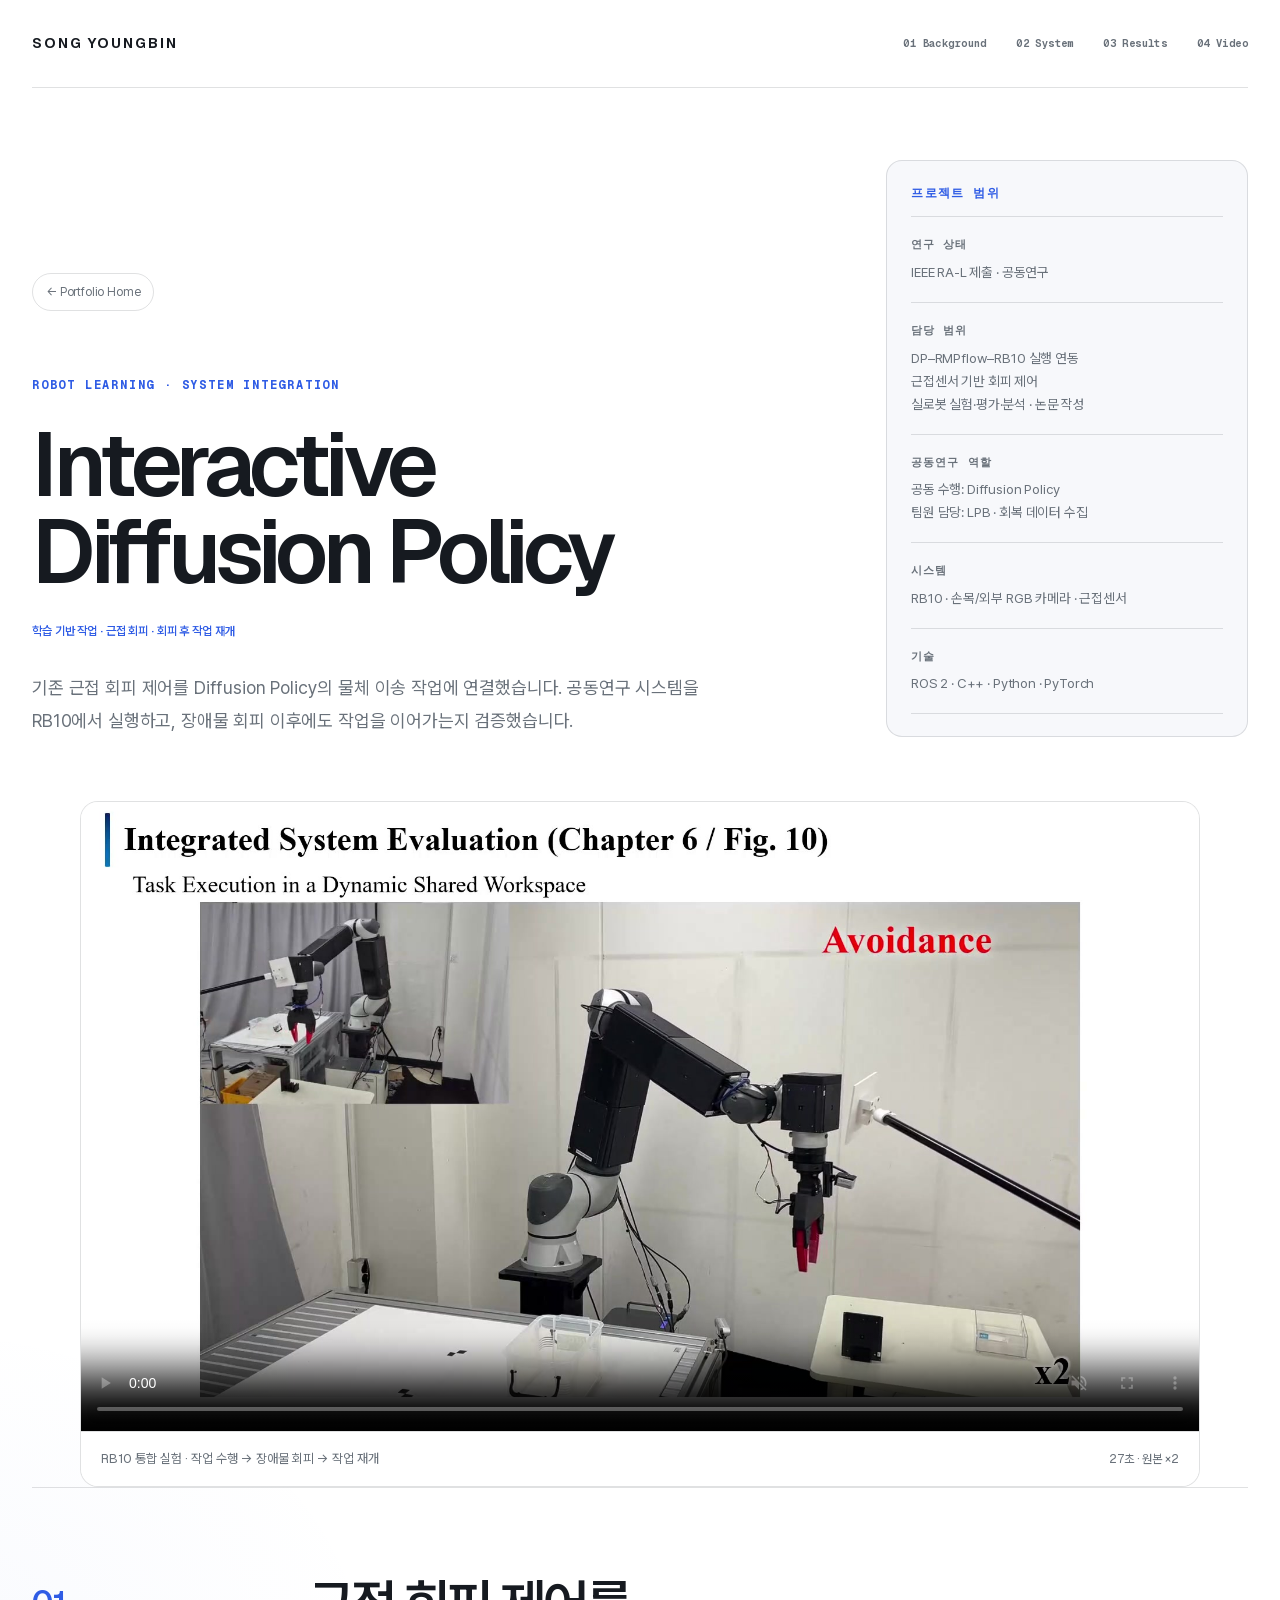
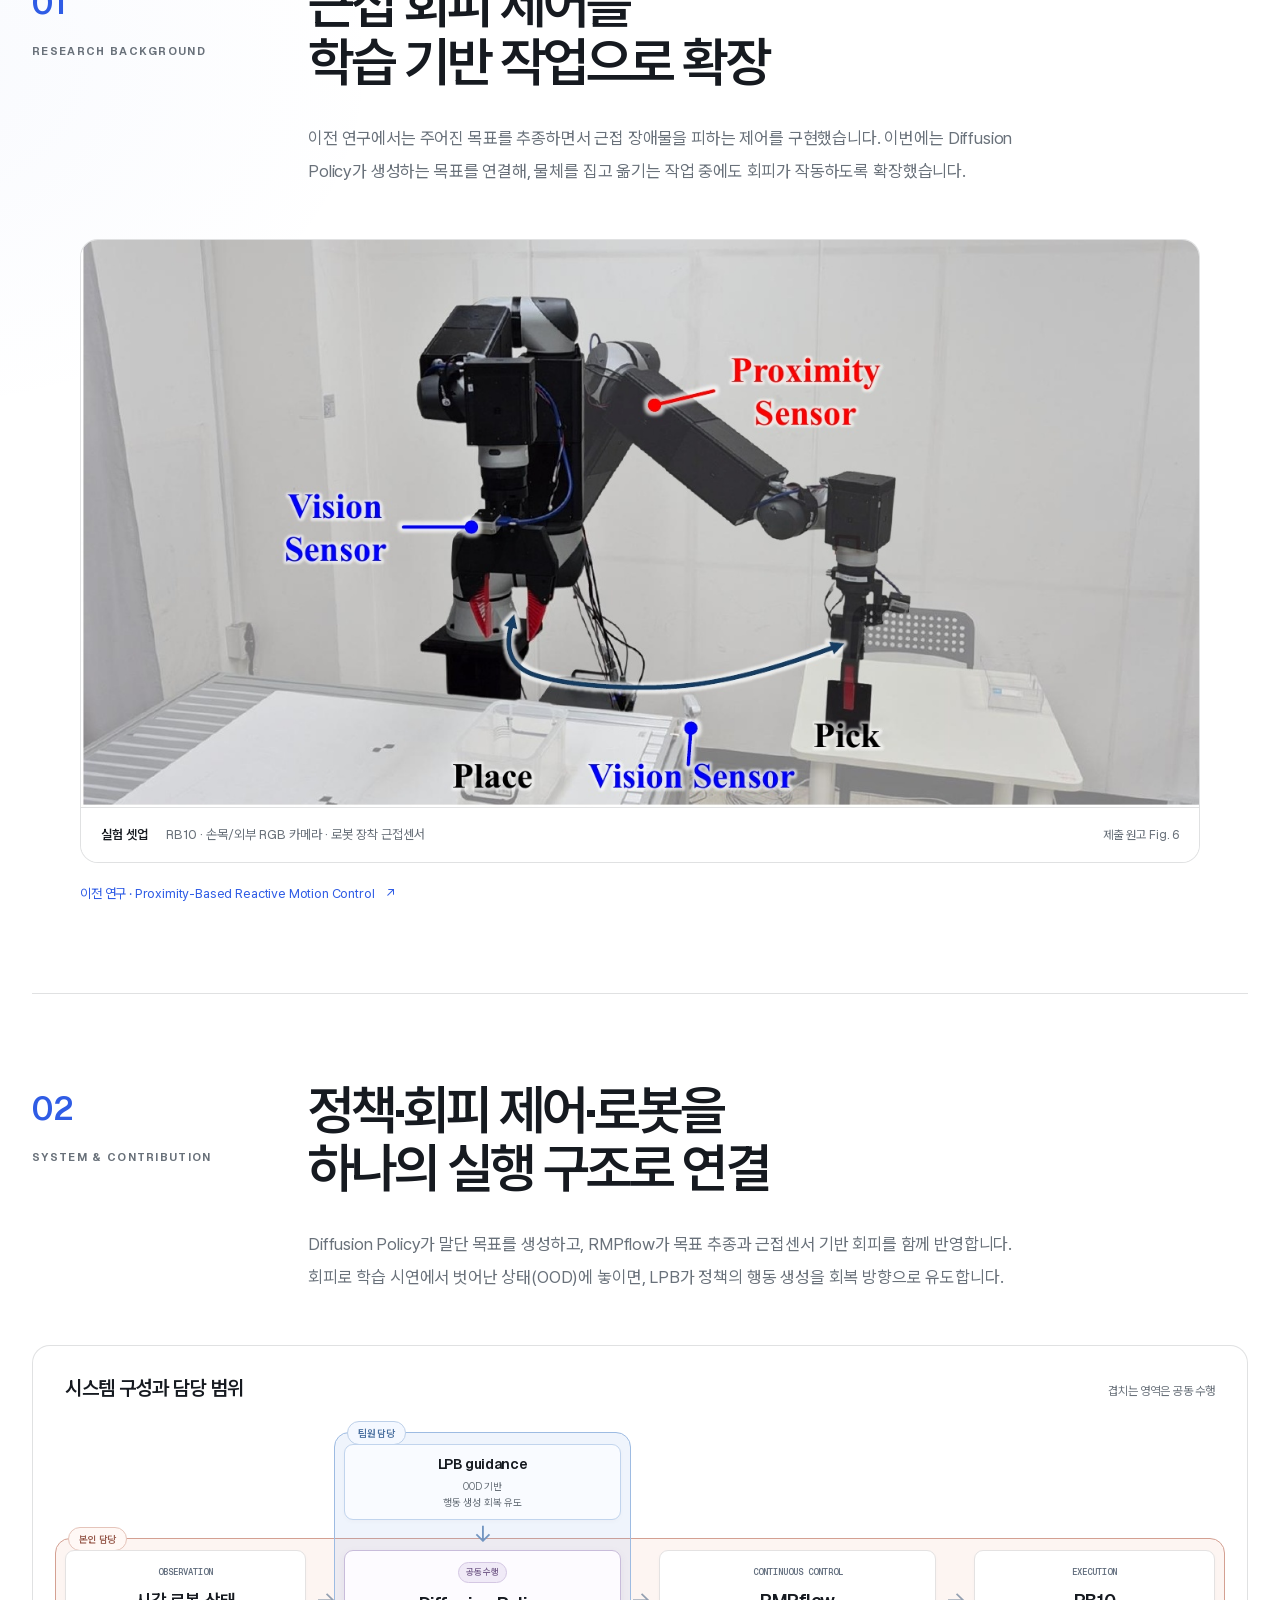
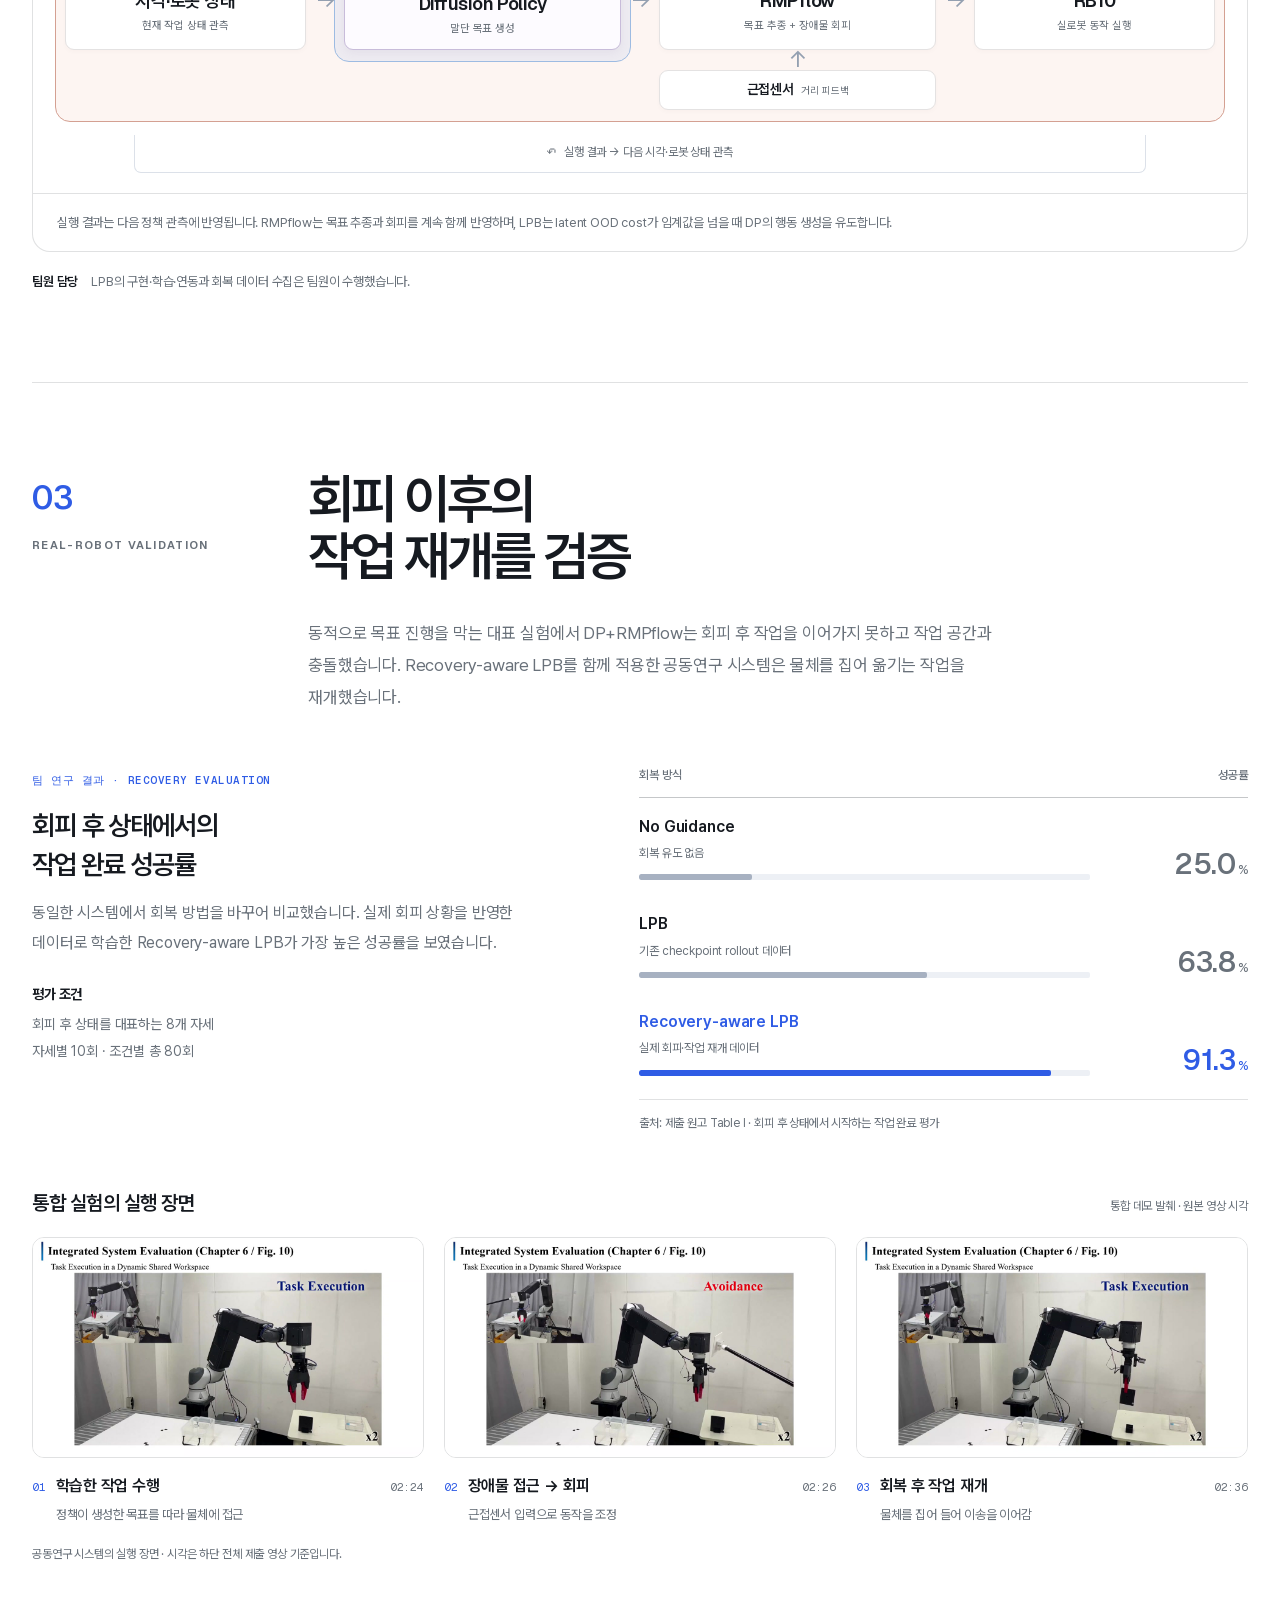
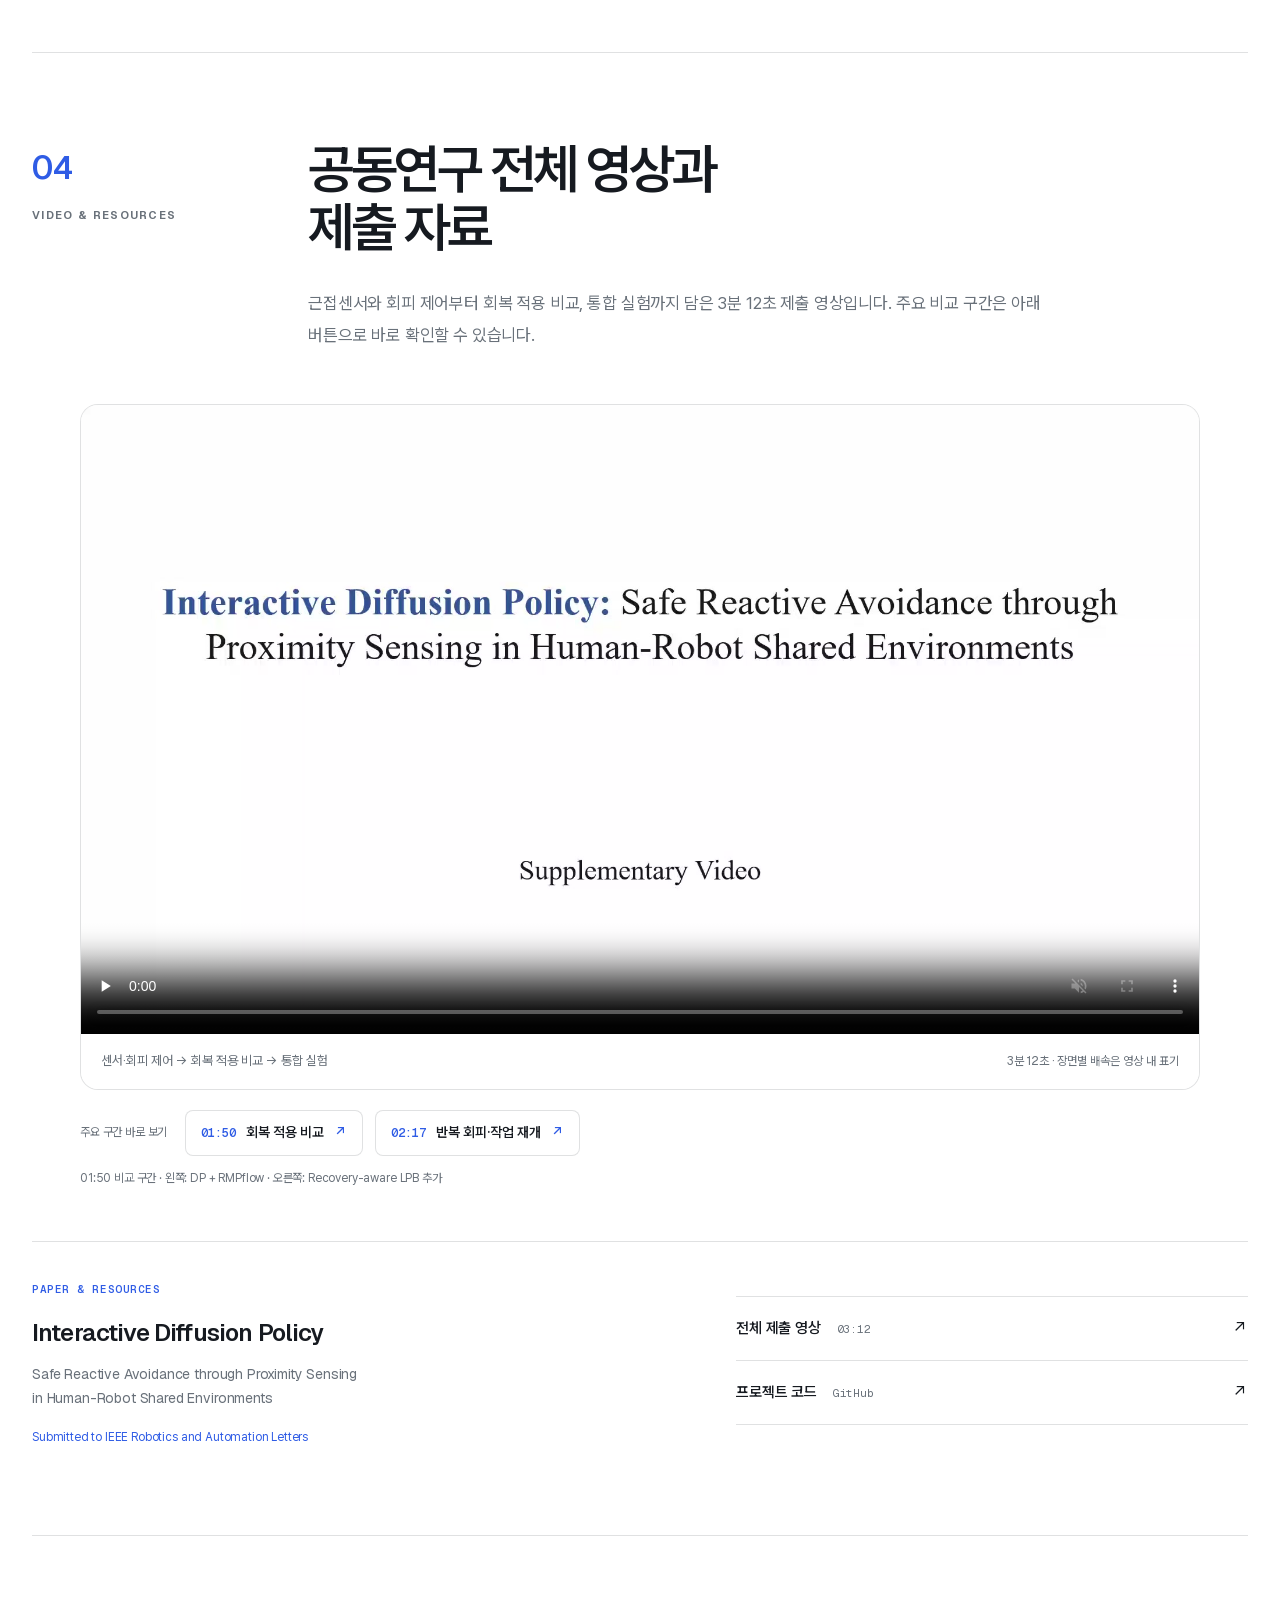
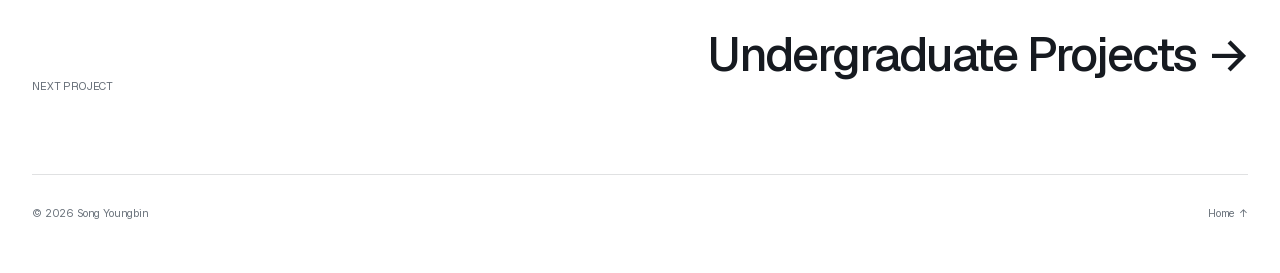
<file: projects/interactive-diffusion-policy.html>
<!doctype html>
<html lang="ko">
<head>
  <meta charset="utf-8">
  <meta name="viewport" content="width=device-width, initial-scale=1">
  <meta name="theme-color" content="#ffffff">
  <meta name="description" content="근접센서 기반 회피 제어를 Diffusion Policy의 작업 수행에 연결하고, 회피 이후 작업 재개까지 검증한 RB10 실로봇 공동연구.">
  <title>Interactive Diffusion Policy | 송영빈</title>
  <link rel="icon" href="../favicon.svg">
  <link rel="stylesheet" href="../assets/style.css">
  <link rel="stylesheet" href="../assets/style2-hybrid.css">
  <link rel="stylesheet" href="../assets/idp-study.css?v=mobile-9">
  <script src="../assets/idp-study.js?v=common-8" defer></script>
  <link rel="stylesheet" href="../assets/project-consistency.css?v=mobile-2">
  <script src="../assets/project-usability.js" defer></script>
</head>
<body class="sensor-detail index2-preview portfolio-v2 project-v2 idp-study">
  <a class="study-skip" href="#content">본문으로 건너뛰기</a>
  <main class="project-page sensor-page" id="content">
    <header class="site-header" id="top">
      <a class="wordmark" href="https://dudqls10.github.io/">SONG YOUNGBIN</a>
      <nav class="project-quick-nav" aria-label="페이지 빠른 이동">
        <a href="#context-title">01 Background</a>
        <a href="#system-title">02 System</a>
        <a href="#results-title">03 Results</a>
        <a href="#submission-title">04 Video</a>
      </nav>
    </header>

    <section class="sensor-hero" aria-labelledby="project-title">
      <div class="sensor-hero-copy">
        <a class="back-link" href="https://dudqls10.github.io/#work">← Portfolio Home</a>
        <p class="eyebrow">ROBOT LEARNING · SYSTEM INTEGRATION</p>
        <h1 id="project-title">Interactive<br>Diffusion Policy</h1>
        <p class="sensor-hero-tagline">학습 기반 작업 · 근접 회피 · 회피 후 작업 재개</p>
        <p class="project-lead">기존 근접 회피 제어를 Diffusion Policy의 물체 이송 작업에 연결했습니다. 공동연구 시스템을 RB10에서 실행하고, 장애물 회피 이후에도 작업을 이어가는지 검증했습니다.</p>
      </div>
      <aside class="sensor-hero-overview" id="contribution" aria-labelledby="scope-title">
        <p class="overview-eyebrow" id="scope-title">프로젝트 범위</p>
        <dl class="project-overview">
          <div><dt>연구 상태</dt><dd>IEEE RA-L 제출 · 공동연구</dd></div>
          <div><dt>담당 범위</dt><dd>DP–RMPflow–RB10 실행 연동<br>근접센서 기반 회피 제어<br>실로봇 실험·평가·분석 · 논문 작성</dd></div>
          <div><dt>공동연구 역할</dt><dd>공동 수행: Diffusion Policy<br>팀원 담당: LPB · 회복 데이터 수집</dd></div>
          <div><dt>시스템</dt><dd>RB10 · 손목/외부 RGB 카메라 · 근접센서</dd></div>
          <div><dt>기술</dt><dd>ROS 2 · C++ · Python · PyTorch</dd></div>
        </dl>
      </aside>
    </section>

    <figure class="study-video-figure rmp-hero-demo" id="demo">
            <video id="overview-video" muted loop playsinline controls preload="metadata" poster="../assets/media/idp/idp-overview-poster.jpg" aria-label="RB10의 작업 수행, 장애물 회피, 회복 및 물체 놓기 통합 실험" data-hero-video>
              <source src="../assets/media/idp/idp-overview.mp4" type="video/mp4">
              <a href="../assets/media/idp/idp-overview.mp4">통합 실험 영상 다운로드</a>
            </video>
            <figcaption><p>RB10 통합 실험 · 작업 수행 → 장애물 회피 → 작업 재개</p><span>27초 · 원본 ×2</span></figcaption>
          </figure>

    <section class="sensor-section" id="context" aria-labelledby="context-title">
      <header class="sensor-section-head">
        <div class="section-index"><span>01</span><p>RESEARCH BACKGROUND</p></div>
        <div><h2 id="context-title">근접 회피 제어를<br>학습 기반 작업으로 확장</h2><p class="section-intro">이전 연구에서는 주어진 목표를 추종하면서 근접 장애물을 피하는 제어를 구현했습니다. 이번에는 Diffusion Policy가 생성하는 목표를 연결해, 물체를 집고 옮기는 작업 중에도 회피가 작동하도록 확장했습니다.</p></div>
      </header>
      <figure class="study-setup-figure"><img src="../assets/media/idp/idp-experimental-setup.jpg" alt="손목·외부 카메라와 근접센서를 장착한 RB10. 오른쪽 Pick 위치에서 물체를 집어 왼쪽 Place 위치로 옮기는 실험 셋업." width="1380" height="700" loading="lazy"><figcaption><strong>실험 셋업</strong><span>RB10 · 손목/외부 RGB 카메라 · 로봇 장착 근접센서</span><small>제출 원고 Fig. 6</small></figcaption></figure>
      <p class="study-reference"><a href="https://dudqls10.github.io/projects/rmpflow-safety-control.html">이전 연구 · Proximity-Based Reactive Motion Control <span aria-hidden="true">↗</span></a></p>
    </section>

    <section class="sensor-section" id="system" aria-labelledby="system-title">
      <header class="sensor-section-head">
        <div class="section-index"><span>02</span><p>SYSTEM & CONTRIBUTION</p></div>
        <div><h2 id="system-title">정책·회피 제어·로봇을<br>하나의 실행 구조로 연결</h2><p class="section-intro">Diffusion Policy가 말단 목표를 생성하고, RMPflow가 목표 추종과 근접센서 기반 회피를 함께 반영합니다. 회피로 학습 시연에서 벗어난 상태(OOD)에 놓이면, LPB가 정책의 행동 생성을 회복 방향으로 유도합니다.</p></div>
      </header>
      <figure class="study-runtime" id="architecture" aria-labelledby="runtime-title">
        <div class="runtime-heading"><h3 id="runtime-title">시스템 구성과 담당 범위</h3><span>겹치는 영역은 공동 수행</span></div>
        <div class="idp-map" aria-label="코랄은 본인 담당, 파랑은 팀원 담당, 두 영역의 교집합인 Diffusion Policy는 공동 수행">
          <div class="idp-zone idp-zone-owned"><span>본인 담당</span></div>
          <div class="idp-zone idp-zone-team"><span>팀원 담당</span></div>
          <div class="idp-map-card idp-observation"><span class="study-label">OBSERVATION</span><strong>시각·로봇 상태</strong><p>현재 작업 상태 관측</p></div>
          <span class="idp-map-arrow idp-observation-edge" aria-hidden="true">→</span>
          <div class="idp-map-card idp-policy"><span class="idp-shared-badge">공동 수행</span><strong>Diffusion Policy</strong><p>말단 목표 생성</p></div>
          <span class="idp-map-arrow idp-policy-edge" aria-hidden="true">→</span>
          <div class="idp-map-card idp-control"><span class="study-label">CONTINUOUS CONTROL</span><strong>RMPflow</strong><p>목표 추종 + 장애물 회피</p></div>
          <span class="idp-map-arrow idp-execution-edge" aria-hidden="true">→</span>
          <div class="idp-map-card idp-robot"><span class="study-label">EXECUTION</span><strong>RB10</strong><p>실로봇 동작 실행</p></div>
          <div class="idp-map-card idp-lpb"><span class="idp-map-owner">RECOVERY GUIDANCE</span><strong>LPB guidance</strong><p>OOD 기반<br>행동 생성 회복 유도</p></div>
          <span class="idp-map-arrow idp-guidance-edge" aria-hidden="true">↓</span>
          <div class="idp-map-card idp-sensor"><span class="idp-map-owner">본인 · 회피 입력 연동</span><strong>근접센서</strong><p>거리 피드백</p></div>
          <span class="idp-map-arrow idp-proximity-edge" aria-hidden="true">↑</span>
        </div>
        <div class="runtime-feedback"><span aria-hidden="true">↶</span> 실행 결과 → 다음 시각·로봇 상태 관측</div>
        <figcaption>실행 결과는 다음 정책 관측에 반영됩니다. RMPflow는 목표 추종과 회피를 계속 함께 반영하며, LPB는 latent OOD cost가 임계값을 넘을 때 DP의 행동 생성을 유도합니다.</figcaption>
      </figure>
      <p class="study-team-note"><strong>팀원 담당</strong> LPB의 구현·학습·연동과 회복 데이터 수집은 팀원이 수행했습니다.</p>
    </section>

    <section class="sensor-section" id="results" aria-labelledby="results-title">
      <header class="sensor-section-head">
        <div class="section-index"><span>03</span><p>REAL-ROBOT VALIDATION</p></div>
        <div><h2 id="results-title">회피 이후의<br>작업 재개를 검증</h2><p class="section-intro">동적으로 목표 진행을 막는 대표 실험에서 DP+RMPflow는 회피 후 작업을 이어가지 못하고 작업 공간과 충돌했습니다. Recovery-aware LPB를 함께 적용한 공동연구 시스템은 물체를 집어 옮기는 작업을 재개했습니다.</p></div>
      </header>
      <div class="study-evaluation">
        <div class="evaluation-intro"><span class="study-label">팀 연구 결과 · RECOVERY EVALUATION</span><h3>회피 후 상태에서의<br>작업 완료 성공률</h3><p>동일한 시스템에서 회복 방법을 바꾸어 비교했습니다. 실제 회피 상황을 반영한 데이터로 학습한 Recovery-aware LPB가 가장 높은 성공률을 보였습니다.</p><p class="evaluation-setup"><strong>평가 조건</strong>회피 후 상태를 대표하는 8개 자세<br>자세별 10회 · 조건별 총 80회</p></div>
        <div class="evaluation-chart"><table class="study-results-table"><caption class="sr-only">회복 방식에 따른 작업 완료 성공률. 제출 원고 Table I.</caption><thead><tr><th scope="col">회복 방식</th><th scope="col">성공률</th></tr></thead><tbody><tr><th scope="row">No Guidance<span>회복 유도 없음</span><div class="chart-track" aria-hidden="true"><i style="--result:25%"></i></div></th><td>25.0<span>%</span></td></tr><tr><th scope="row">LPB<span>기존 checkpoint rollout 데이터</span><div class="chart-track" aria-hidden="true"><i style="--result:63.8%"></i></div></th><td>63.8<span>%</span></td></tr><tr class="result-ours"><th scope="row">Recovery-aware LPB<span>실제 회피·작업 재개 데이터</span><div class="chart-track" aria-hidden="true"><i style="--result:91.3%"></i></div></th><td>91.3<span>%</span></td></tr></tbody></table><p class="chart-source">출처: 제출 원고 Table I · 회피 후 상태에서 시작하는 작업 완료 평가</p></div>
      </div>
      <figure class="study-sequence" aria-labelledby="sequence-title">
        <div class="sequence-top"><h3 id="sequence-title">통합 실험의 실행 장면</h3><span>통합 데모 발췌 · 원본 영상 시각</span></div>
        <div class="sequence-grid">
          <div><img src="../assets/media/idp/idp-sequence-task.jpg" alt="RB10이 작업 대상 물체를 향해 접근하는 장면" width="1280" height="720" loading="lazy"><div class="sequence-caption"><span class="sequence-number">01</span><div><h4>학습한 작업 수행</h4><p>정책이 생성한 목표를 따라 물체에 접근</p></div><time>02:24</time></div></div>
          <div><img src="../assets/media/idp/idp-sequence-avoidance.jpg" alt="외부에서 접근하는 막대 끝 장애물을 로봇이 피하는 장면" width="1280" height="720" loading="lazy"><div class="sequence-caption"><span class="sequence-number">02</span><div><h4>장애물 접근 → 회피</h4><p>근접센서 입력으로 동작을 조정</p></div><time>02:26</time></div></div>
          <div><img src="../assets/media/idp/idp-sequence-resume.jpg" alt="회피와 회복 이후 로봇이 물체를 집어 들어 작업을 재개한 장면" width="1280" height="720" loading="lazy"><div class="sequence-caption"><span class="sequence-number">03</span><div><h4>회복 후 작업 재개</h4><p>물체를 집어 들어 이송을 이어감</p></div><time>02:36</time></div></div>
        </div>
        <figcaption>공동연구 시스템의 실행 장면 · 시각은 하단 전체 제출 영상 기준입니다.</figcaption>
      </figure>
    </section>

    <section class="sensor-section" id="submission" aria-labelledby="submission-title">
      <header class="sensor-section-head">
        <div class="section-index"><span>04</span><p>VIDEO & RESOURCES</p></div>
        <div><h2 id="submission-title">공동연구 전체 영상과<br>제출 자료</h2><p class="section-intro">근접센서와 회피 제어부터 회복 적용 비교, 통합 실험까지 담은 3분 12초 제출 영상입니다. 주요 비교 구간은 아래 버튼으로 바로 확인할 수 있습니다.</p></div>
      </header>
      <div class="study-submission">
        <figure class="study-video-figure">
          <video id="submission-video" muted playsinline controls preload="none" poster="../assets/media/idp/idp-submission-poster.jpg" tabindex="0" aria-label="근접센서, 회피 제어, 회복 비교와 통합 실험을 포함한 공동연구 전체 제출 영상">
            <source src="../assets/media/idp/idp-submission.mp4" type="video/mp4">
            <a href="../assets/media/idp/idp-submission.mp4">전체 제출 영상 다운로드</a>
          </video>
          <figcaption><p>센서·회피 제어 → 회복 적용 비교 → 통합 실험</p><span>3분 12초 · 장면별 배속은 영상 내 표기</span></figcaption>
        </figure>
        <nav class="submission-chapters" aria-label="전체 영상 주요 구간">
          <span>주요 구간 바로 보기</span>
          <button type="button" data-video-time="110" data-label="회복 적용 비교" aria-controls="submission-video"><time>01:50</time> 회복 적용 비교 <span aria-hidden="true">↗</span></button>
          <button type="button" data-video-time="137" data-label="반복 회피·작업 재개" aria-controls="submission-video"><time>02:17</time> 반복 회피·작업 재개 <span aria-hidden="true">↗</span></button>
        </nav>
        <p class="submission-comparison-note">01:50 비교 구간 · 왼쪽: DP + RMPflow · 오른쪽: Recovery-aware LPB 추가</p>
        <p id="submission-status" class="sr-only" aria-live="polite" role="status"></p>
      </div>
      <div class="study-resources" aria-labelledby="resources-title">
      <div><span class="study-label">PAPER &amp; RESOURCES</span><h3 id="resources-title">Interactive Diffusion Policy</h3><p>Safe Reactive Avoidance through Proximity Sensing<br class="desktop-break"> in Human-Robot Shared Environments</p><span class="resource-status">Submitted to IEEE Robotics and Automation Letters</span></div>
      <div class="resource-links"><a href="../assets/media/idp/idp-submission.mp4" target="_blank" rel="noopener"><span>전체 제출 영상 <small>03:12</small></span><b aria-hidden="true">↗</b></a><a href="https://github.com/Bookjean/interactive_diffusion_policy" target="_blank" rel="noopener"><span>프로젝트 코드 <small>GitHub</small></span><b aria-hidden="true">↗</b></a></div>
    </div>
    </section>
    <a class="next-project" href="https://dudqls10.github.io/projects/undergraduate-projects.html"><span>NEXT PROJECT</span><strong>Undergraduate Projects →</strong></a>
    <footer><span>© 2026 Song Youngbin</span><a href="https://dudqls10.github.io/">Home ↑</a></footer>
  </main>
</body>
</html>
</file>
<file: assets/style.css>
:root {
  --ink: #141414;
  --muted: #696966;
  --line: #dcdcd6;
  --paper: #f7f7f3;
  --white: #ffffff;
  --blue: #315cff;
  --blue-soft: #edf0ff;
}

/* ================================================================
   INDEX 2 · DENSITY AND READABILITY PREVIEW
   Production pages stay untouched unless ?preview=index2 is active.
   ================================================================ */

/* Home: keep the editorial scale, but remove unnecessary scrolling. */
.index2-preview.home-page .hero {
  min-height: 590px;
  padding-block: 58px 68px;
}

.index2-preview.home-page .hero-stage {
  min-height: 480px;
}

.index2-preview.home-page .section {
  padding-block: 96px;
}

.index2-preview.home-page .section-heading {
  margin-bottom: 58px;
}

.index2-preview.home-page .case-list {
  gap: 76px;
}

.index2-preview.home-page .case {
  gap: 50px;
}

.index2-preview.home-page .case-image {
  min-height: 330px;
}

.index2-preview.home-page .case-copy h3 {
  margin-bottom: 16px;
  font-size: clamp(30px, 3.2vw, 44px);
}

.index2-preview.home-page .case-copy > p {
  margin-bottom: 24px;
  line-height: 1.76;
}

.index2-preview.home-page .undergrad-grid {
  gap: 24px;
}

.index2-preview.home-page .undergrad-cover img,
.index2-preview.home-page .undergrad-cover.is-contain img {
  width: 100%;
  height: 100%;
  padding: 26px;
  object-fit: contain;
}

.home-page:not(.index2-preview) .undergrad-cover img,
.home-page:not(.index2-preview) .undergrad-cover.is-contain img {
  width: 100%;
  height: 100%;
  padding: 26px;
  object-fit: contain;
}

.index2-preview.home-page .experience-grid {
  gap: 54px;
}

.index2-preview.home-page .experience-item {
  padding-block: 25px;
}

.index2-preview.home-page .expertise-grid article {
  min-height: 270px;
  padding: 30px 28px;
}

/* Shared project pages: a denser reading rhythm with a clear focal image. */
.index2-preview.sensor-detail .sensor-hero {
  padding-block: 72px 64px;
}

.index2-preview.sensor-detail .sensor-section {
  padding-block: 88px;
}

.index2-preview.sensor-detail .sensor-section-head {
  margin-bottom: 52px;
}

.index2-preview.sensor-detail .sensor-section-head h2 {
  font-size: clamp(34px, 4.2vw, 55px);
}

.index2-preview.sensor-detail .figure-panel,
.index2-preview.sensor-detail .rmp-hero-demo,
.index2-preview.sensor-detail .rmp-failure-demo {
  width: min(100%, 1120px);
  margin-inline: auto;
}

/* Self-detection: compact video evidence without shrinking the framework. */
.index2-preview .self-demo-grid {
  width: min(100%, 980px);
  aspect-ratio: 16 / 11;
  gap: 14px;
}

.index2-preview .self-motion-grid,
.index2-preview .self-framework-figure,
.index2-preview .self-result-figure,
.index2-preview .self-results {
  width: min(100%, 1080px);
  margin-inline: auto;
}

.index2-preview .self-motion-grid {
  gap: 16px;
}

.index2-preview .self-framework-figure img {
  max-height: 660px;
}

.index2-preview .self-results {
  margin-top: 48px;
}

/* RMPflow: give the two core frameworks priority, compress repeated trials. */
.index2-preview .rmp-gap-grid {
  gap: 24px;
}

.index2-preview .rmp-framework-figure,
.index2-preview .rmp-tg-framework-figure {
  width: min(100%, 1240px);
}

.index2-preview .rmp-validation-block + .rmp-validation-block {
  margin-top: 70px;
  padding-top: 42px;
}

.index2-preview .rmp-subsection-head {
  margin-bottom: 28px;
}

.index2-preview .rmp-video-pair,
.index2-preview .rmp-dynamic-grid {
  gap: 16px;
}

.index2-preview .rmp-escape-case-list {
  grid-template-columns: repeat(3, minmax(0, 1fr));
  gap: 18px;
}

.index2-preview .rmp-escape-case {
  min-width: 0;
}

.index2-preview .rmp-escape-case .rmp-subsection-head {
  min-height: 76px;
  margin-bottom: 18px;
}

.index2-preview .rmp-escape-case .rmp-video-pair {
  grid-template-columns: 1fr;
  gap: 12px;
}

.index2-preview .rmp-escape-case .rmp-video-card figcaption {
  padding: 12px 14px;
}

.index2-preview .rmp-outcome {
  margin-top: 68px;
  padding: 38px 42px;
}

/* Interactive Diffusion Policy: retain the full logic, reduce card dead space. */
.index2-preview.idp-page .project-hero {
  padding-block: 72px 58px;
}

.index2-preview.idp-page .idp-cover {
  width: min(100%, 1120px);
  margin-inline: auto;
}

.index2-preview.idp-page .idp-principles {
  margin-top: 0;
}

.index2-preview.idp-page .idp-principles article {
  padding-block: 24px;
}

.index2-preview.idp-page .idp-section {
  padding-block: 84px;
}

.index2-preview.idp-page .idp-section-heading {
  margin-bottom: 36px;
}

.index2-preview.idp-page .idp-section-heading h2 {
  font-size: clamp(34px, 4.2vw, 52px);
}

.index2-preview.idp-page .idp-body {
  font-size: 15px;
  line-height: 1.82;
}

.index2-preview.idp-page .idp-situation-flow,
.index2-preview.idp-page .idp-runtime-flow,
.index2-preview.idp-page .idp-ood-flow,
.index2-preview.idp-page .idp-step-grid,
.index2-preview.idp-page .idp-data-flow,
.index2-preview.idp-page .idp-evidence-grid {
  margin-top: 46px;
}

.index2-preview.idp-page .idp-situation-flow article {
  min-height: 150px;
}

.index2-preview.idp-page .idp-runtime-flow article {
  min-height: 104px;
}

.index2-preview.idp-page .idp-ood-flow article {
  min-height: 118px;
}

.index2-preview.idp-page .idp-step-grid article,
.index2-preview.idp-page .idp-data-flow article {
  min-height: 178px;
}

.index2-preview.idp-page .idp-role-grid h3,
.index2-preview.idp-page .idp-step-grid strong,
.index2-preview.idp-page .idp-data-flow strong {
  margin-top: 34px;
}

.index2-preview.idp-page .idp-summary {
  margin-top: 76px;
  padding: 42px;
}

/* Undergraduate archive: presentation-like pages become web-sized. */
.index2-preview.undergrad-portfolio-detail .ug-hero {
  min-height: 420px;
  padding-block: 62px 58px;
}

.index2-preview.undergrad-portfolio-detail .ug-hero h1 {
  font-size: clamp(54px, 7.5vw, 94px);
}

.index2-preview.undergrad-portfolio-detail .ug-project {
  margin-bottom: 48px;
  padding: clamp(30px, 3.3vw, 42px);
  padding-bottom: clamp(38px, 4vw, 50px);
}

.index2-preview.undergrad-portfolio-detail .ug-project-head {
  margin-bottom: 26px;
}

.index2-preview.undergrad-portfolio-detail .ug-intro,
.index2-preview.undergrad-portfolio-detail .ug-system-visual {
  min-height: 230px;
}

.index2-preview.undergrad-portfolio-detail .ug-result-label {
  margin-block: 28px 18px;
}

.index2-preview.undergrad-portfolio-detail .ug-result-grid {
  gap: 18px;
}

.index2-preview.undergrad-portfolio-detail .ug-panel {
  grid-template-rows: auto 220px auto;
}

.index2-preview.undergrad-portfolio-detail .ug-panel-media {
  min-height: 220px;
}

.index2-preview.undergrad-portfolio-detail .ug-panel-media img {
  max-height: 210px;
  padding: 18px;
  object-fit: contain;
}

.index2-preview.undergrad-portfolio-detail .ug-back-home {
  margin-top: 48px;
}

.index2-project-nav {
  display: none;
}

.project-quick-nav {
  align-items: center;
  gap: clamp(16px, 2.3vw, 30px);
  font-family: var(--font-display);
  font-size: 9px;
  font-weight: 650;
  letter-spacing: .045em;
  white-space: nowrap;
}

.project-quick-nav a {
  position: relative;
  padding-block: 8px;
  text-decoration: none;
}

.project-quick-nav a::after {
  position: absolute;
  right: 0;
  bottom: 3px;
  left: 0;
  height: 1px;
  background: var(--blue);
  content: "";
  opacity: 0;
  transform: scaleX(.35);
  transition: opacity .18s ease, transform .18s ease;
}

.project-quick-nav a:hover::after,
.project-quick-nav a:focus-visible::after {
  opacity: 1;
  transform: scaleX(1);
}

.index2-preview .legacy-project-nav {
  display: none;
}

.index2-preview .index2-project-nav {
  display: flex;
}

.index2-preview [id$="-title"] {
  scroll-margin-top: 30px;
}

@media (max-width: 760px) {
  .project-quick-nav {
    max-width: 68vw;
    gap: 18px;
    overflow-x: auto;
    scrollbar-width: none;
  }

  .project-quick-nav::-webkit-scrollbar {
    display: none;
  }
}

@media (max-width: 1050px) {
  .index2-preview .rmp-escape-case-list {
    grid-template-columns: 1fr;
    gap: 54px;
  }

  .index2-preview .rmp-escape-case .rmp-subsection-head {
    min-height: 0;
  }

  .index2-preview .rmp-escape-case .rmp-video-pair {
    grid-template-columns: repeat(2, minmax(0, 1fr));
  }
}

@media (max-width: 760px) {
  .index2-preview.home-page .hero,
  .index2-preview.sensor-detail .sensor-hero,
  .index2-preview.idp-page .project-hero,
  .index2-preview.undergrad-portfolio-detail .ug-hero {
    padding-block: 48px;
  }

  .index2-preview.home-page .section,
  .index2-preview.sensor-detail .sensor-section,
  .index2-preview.idp-page .idp-section {
    padding-block: 68px;
  }

  .index2-preview.home-page .section-heading,
  .index2-preview.sensor-detail .sensor-section-head,
  .index2-preview.idp-page .idp-section-heading {
    margin-bottom: 38px;
  }

  .index2-preview.home-page .case-list {
    gap: 62px;
  }

  .index2-preview .self-demo-grid {
    aspect-ratio: auto;
  }

  .index2-preview .rmp-escape-case .rmp-video-pair {
    grid-template-columns: 1fr;
  }

  .index2-preview .rmp-outcome,
  .index2-preview.idp-page .idp-summary {
    padding: 30px 24px;
  }

  .index2-preview.undergrad-portfolio-detail .ug-project {
    padding: 24px 18px;
  }
}

* { box-sizing: border-box; }
html { scroll-behavior: smooth; }

body {
  margin: 0;
  background: var(--paper);
  color: var(--ink);
  font-family: Arial, "Noto Sans KR", sans-serif;
  -webkit-font-smoothing: antialiased;
}

a { color: inherit; text-decoration: none; }
img { max-width: 100%; }

main {
  width: min(1200px, calc(100% - 64px));
  margin: 0 auto;
}

.site-header {
  display: flex;
  align-items: center;
  justify-content: space-between;
  height: 88px;
  border-bottom: 1px solid var(--line);
}

.wordmark {
  font-size: 14px;
  font-weight: 700;
  letter-spacing: .14em;
}

nav { display: flex; gap: 30px; font-size: 13px; }
nav a, footer a, .plain-link { text-underline-offset: 5px; }
nav a:hover, footer a:hover, .plain-link:hover { text-decoration: underline; }

.career-hero {
  display: grid;
  min-height: 720px;
  grid-template-columns: minmax(0, 1fr) 330px;
  gap: 86px;
  align-items: center;
  padding: 70px 0;
}

.eyebrow,
.section-heading > p,
.contact > p,
.evidence-heading > p {
  margin: 0 0 22px;
  color: var(--blue);
  font-size: 11px;
  font-weight: 700;
  letter-spacing: .17em;
  text-transform: uppercase;
}

.career-hero h1 {
  margin: 0;
  font-size: clamp(62px, 8vw, 112px);
  font-weight: 500;
  letter-spacing: -.075em;
  line-height: .98;
}

.hero-line {
  max-width: 660px;
  margin: 38px 0 38px;
  color: #3f3f3c;
  font-size: clamp(18px, 2vw, 26px);
  letter-spacing: -.03em;
  line-height: 1.65;
}

.hero-actions { display: flex; align-items: center; gap: 28px; }
.primary-link {
  display: inline-block;
  padding: 15px 20px;
  background: var(--ink);
  color: var(--white);
  font-size: 13px;
}
.plain-link { font-size: 13px; }

.career-portrait { margin: 0; }
.career-portrait img {
  display: block;
  width: 100%;
  aspect-ratio: 4 / 5;
  border: 1px solid var(--line);
  background: var(--white);
  filter: grayscale(100%);
  object-fit: cover;
  object-position: center 24%;
}
.career-portrait figcaption {
  display: flex;
  justify-content: space-between;
  gap: 20px;
  padding-top: 11px;
  color: var(--muted);
  font-size: 10px;
}

.result-section {
  border-top: 1px solid var(--line);
  border-bottom: 1px solid var(--line);
}
.result-groups { display: grid; grid-template-columns: 1fr 1fr; }
.result-groups > article { padding: 42px; }
.result-groups > article + article { border-left: 1px solid var(--line); }
.result-title {
  display: grid;
  grid-template-columns: 45px 1fr;
  gap: 18px;
  min-height: 105px;
  padding-bottom: 30px;
}
.result-title > span { color: var(--blue); font-size: 11px; }
.result-title h2 { margin: 0 0 9px; font-size: 27px; font-weight: 500; letter-spacing: -.04em; }
.result-title p { margin: 0; color: var(--muted); font-size: 12px; line-height: 1.65; }
.result-metrics {
  display: grid;
  grid-template-columns: 1fr 1fr;
  border-top: 1px solid var(--line);
}
.result-metrics div { padding: 25px 14px 2px 0; }
.result-metrics div + div { padding-left: 24px; border-left: 1px solid var(--line); }
.result-metrics strong,
.project-metrics strong {
  display: block;
  margin-bottom: 7px;
  font-size: 31px;
  font-weight: 500;
  letter-spacing: -.045em;
}
.result-metrics span,
.project-metrics span {
  color: var(--muted);
  font-size: 10px;
  letter-spacing: .08em;
  text-transform: uppercase;
}
.system-flow {
  display: flex;
  justify-content: center;
  gap: 18px;
  margin: 0;
  padding: 19px 24px;
  border-top: 1px solid var(--line);
  color: var(--muted);
  font-size: 10px;
  letter-spacing: .06em;
  text-transform: uppercase;
}
.system-flow b { color: var(--blue); font-weight: 400; }

.section {
  padding: 130px 0;
  border-bottom: 1px solid var(--line);
}
.section-heading {
  display: grid;
  grid-template-columns: 220px minmax(0, 800px);
  margin-bottom: 80px;
}
.section-heading h2,
.contact h2,
.evidence-heading h2 {
  margin: 0;
  font-size: clamp(38px, 5vw, 66px);
  font-weight: 500;
  letter-spacing: -.055em;
  line-height: 1.14;
}
.compact-heading { margin-bottom: 60px; }

.skill-list { border-top: 1px solid var(--line); }
.skill-list a {
  display: grid;
  grid-template-columns: 70px minmax(260px, .9fr) minmax(0, 1fr) 25px;
  gap: 30px;
  align-items: center;
  padding: 27px 4px;
  border-bottom: 1px solid var(--line);
  transition: padding .18s ease, background .18s ease;
}
.skill-list a:hover { padding-right: 14px; padding-left: 14px; background: var(--white); }
.skill-number, .skill-list p { color: var(--muted); font-size: 11px; }
.skill-list h3 { margin: 0 0 8px; font-size: 22px; font-weight: 500; }
.skill-list p { margin: 0; line-height: 1.6; }
.skill-evidence { color: #3f3f3c !important; }
.skill-list b { color: var(--blue); font-size: 18px; }

.case-list { display: grid; gap: 110px; }
.case {
  display: grid;
  grid-template-columns: minmax(0, 1.05fr) minmax(0, .95fr);
  gap: 70px;
  align-items: center;
}
.case:nth-child(even) .case-image { order: 2; }
.case-image {
  display: grid;
  min-height: 390px;
  place-items: center;
  overflow: hidden;
  border: 1px solid var(--line);
  background: var(--white);
}
.case-image img {
  display: block;
  width: 100%;
  max-height: 510px;
  object-fit: contain;
  transition: transform .28s ease;
}
.case-image:hover img { transform: scale(1.025); }
.case-category {
  margin: 0 0 16px;
  color: var(--blue);
  font-size: 10px;
  font-weight: 700;
  letter-spacing: .08em;
  text-transform: uppercase;
}
.case-copy h3 {
  margin: 0 0 22px;
  font-size: clamp(31px, 3.5vw, 48px);
  font-weight: 500;
  letter-spacing: -.05em;
  line-height: 1.15;
}
.case-copy > p:not(.case-category) {
  margin: 0 0 30px;
  color: #4d4d49;
  font-size: 16px;
  line-height: 1.8;
}
.case-facts { margin: 0 0 30px; border-top: 1px solid var(--line); }
.case-facts div {
  display: grid;
  grid-template-columns: 115px 1fr;
  gap: 22px;
  padding: 13px 0;
  border-bottom: 1px solid var(--line);
}
.case-facts dt { color: var(--muted); font-size: 10px; text-transform: uppercase; }
.case-facts dd { margin: 0; font-size: 12px; line-height: 1.65; }
.detail-link {
  display: inline-flex;
  gap: 30px;
  align-items: center;
  padding-bottom: 6px;
  border-bottom: 1px solid var(--ink);
  font-size: 13px;
}
.detail-link span { color: var(--blue); }

.rnd-project {
  display: grid;
  grid-template-columns: minmax(240px, .65fr) minmax(0, 1.35fr);
  gap: 70px;
  padding: 48px;
  border: 1px solid var(--line);
  background: var(--white);
}
.rnd-meta > p {
  margin: 0 0 38px;
  color: var(--blue);
  font-size: 10px;
  font-weight: 700;
  letter-spacing: .1em;
  text-transform: uppercase;
}
.rnd-meta dl { margin: 0; }
.rnd-meta dl div {
  display: grid;
  grid-template-columns: 72px 1fr;
  gap: 14px;
  padding: 12px 0;
  border-top: 1px solid var(--line);
}
.rnd-meta dl div:last-child { border-bottom: 1px solid var(--line); }
.rnd-meta dt { color: var(--muted); font-size: 10px; }
.rnd-meta dd { margin: 0; font-size: 11px; line-height: 1.6; }
.rnd-content h3 {
  margin: 0 0 22px;
  font-size: clamp(27px, 3vw, 40px);
  font-weight: 500;
  letter-spacing: -.045em;
  line-height: 1.3;
}
.rnd-role {
  margin: 0 0 32px;
  padding-bottom: 24px;
  border-bottom: 1px solid var(--line);
  color: var(--blue);
  font-size: 12px;
  line-height: 1.7;
}
.rnd-content ul { margin: 0; padding: 0; list-style: none; }
.rnd-content li {
  position: relative;
  margin: 12px 0;
  padding-left: 20px;
  color: #494946;
  font-size: 13px;
  line-height: 1.7;
}
.rnd-content li::before { position: absolute; left: 0; color: var(--blue); content: "—"; }
.research-output {
  display: grid;
  grid-template-columns: 220px 1fr;
  gap: 30px;
  margin-top: 26px;
  padding: 28px 0;
  border-top: 1px solid var(--line);
  border-bottom: 1px solid var(--line);
}
.research-output > span { color: var(--blue); font-size: 10px; font-weight: 700; letter-spacing: .08em; text-transform: uppercase; }
.research-output strong { font-size: 16px; font-weight: 500; }
.research-output p { margin: 8px 0 0; color: var(--muted); font-size: 12px; line-height: 1.7; }

.contribution-list { margin: 0; padding: 0; border-top: 1px solid var(--line); list-style: none; }
.contribution-list li {
  display: grid;
  grid-template-columns: 100px minmax(0, 1fr);
  gap: 32px;
  padding: 34px 0;
  border-bottom: 1px solid var(--line);
}
.contribution-list > li > span { color: var(--blue); font-size: 12px; }
.contribution-list h3 { margin: 0 0 10px; font-size: 23px; font-weight: 500; }
.contribution-list p { max-width: 700px; margin: 0; color: var(--muted); line-height: 1.75; }

.about-grid { display: grid; grid-template-columns: 1fr 1fr; gap: 110px; }
.about-copy { font-size: 18px; line-height: 1.9; }
.about-copy p { margin: 0 0 24px; }
.facts { margin: 0; }
.facts div {
  display: grid;
  grid-template-columns: 110px 1fr;
  gap: 25px;
  padding: 17px 0;
  border-top: 1px solid var(--line);
}
.facts div:last-child { border-bottom: 1px solid var(--line); }
.facts dt { color: var(--muted); font-size: 10px; text-transform: uppercase; }
.facts dd { margin: 0; font-size: 13px; line-height: 1.7; }

.contact { padding: 130px 0 150px; border-bottom: 1px solid var(--line); }
.contact h2 { max-width: 930px; }
.contact a {
  display: inline-block;
  margin-top: 46px;
  border-bottom: 1px solid var(--ink);
  font-size: clamp(21px, 4vw, 46px);
  letter-spacing: -.035em;
}
footer {
  display: flex;
  justify-content: space-between;
  padding: 30px 0 50px;
  color: var(--muted);
  font-size: 11px;
}

/* Project detail */
.project-page { width: min(1360px, calc(100% - 64px)); }
.project-hero {
  display: grid;
  grid-template-columns: minmax(0, 1.2fr) minmax(280px, .8fr);
  gap: 90px;
  padding: 100px 0 82px;
}
.back-link {
  display: inline-block;
  margin-bottom: 65px;
  color: var(--muted);
  font-size: 11px;
}
.project-hero h1 {
  max-width: 760px;
  margin: 0;
  font-size: clamp(48px, 7vw, 86px);
  font-weight: 500;
  letter-spacing: -.065em;
  line-height: 1.02;
}
.project-lead {
  max-width: 700px;
  margin: 36px 0 0;
  color: #444440;
  font-size: 19px;
  line-height: 1.8;
}
.project-overview { align-self: end; margin: 0; }
.project-overview div { padding: 16px 0; border-top: 1px solid var(--line); }
.project-overview div:last-child { border-bottom: 1px solid var(--line); }
.project-overview dt { margin-bottom: 7px; color: var(--muted); font-size: 9px; letter-spacing: .08em; text-transform: uppercase; }
.project-overview dd { margin: 0; font-size: 12px; line-height: 1.65; }
.project-cover {
  display: grid;
  min-height: 620px;
  place-items: center;
  overflow: hidden;
  border: 1px solid var(--line);
  background: var(--white);
}
.project-cover img { display: block; width: 100%; max-height: 720px; object-fit: contain; }
.project-cover video {
  display: block;
  width: 100%;
  height: 100%;
  min-height: 620px;
  max-height: 720px;
  background: #080a0b;
  object-fit: cover;
}
.project-metrics {
  display: grid;
  grid-template-columns: repeat(4, 1fr);
  border-bottom: 1px solid var(--line);
}
.project-metrics div { padding: 30px 26px; border-left: 1px solid var(--line); }
.project-metrics div:first-child { border-left: 0; }

.story { padding: 120px 0; }
.story article {
  display: grid;
  grid-template-columns: 220px minmax(0, 720px);
  gap: 70px;
  justify-content: center;
  padding: 38px 0;
  border-top: 1px solid var(--line);
}
.story article:last-child { border-bottom: 1px solid var(--line); }
.story h2 { margin: 0; color: var(--blue); font-size: 13px; font-weight: 700; letter-spacing: .08em; text-transform: uppercase; }
.story p { margin: 0; font-size: 17px; line-height: 1.9; }
.story ul { margin: 24px 0 0; padding: 0; list-style: none; }
.story li { position: relative; margin-top: 10px; padding-left: 20px; color: var(--muted); font-size: 14px; line-height: 1.7; }
.story li::before { position: absolute; left: 0; content: "—"; color: var(--blue); }

.evidence { padding: 120px 0; border-top: 1px solid var(--line); }
.evidence-heading { display: grid; grid-template-columns: 220px minmax(0, 1fr); margin-bottom: 70px; }
.evidence-grid { display: grid; grid-template-columns: 1fr 1fr; gap: 22px; }
.evidence-grid figure { margin: 0; border: 1px solid var(--line); background: var(--white); }
.evidence-grid img {
  display: block;
  width: 100%;
  aspect-ratio: 16 / 10;
  padding: 16px;
  object-fit: contain;
}
.evidence-grid figcaption { padding: 13px 16px; border-top: 1px solid var(--line); color: var(--muted); font-size: 10px; }
.next-project {
  display: flex;
  justify-content: space-between;
  align-items: end;
  padding: 70px 0;
  border-top: 1px solid var(--line);
  border-bottom: 1px solid var(--line);
}
.next-project span { color: var(--muted); font-size: 11px; text-transform: uppercase; }
.next-project strong { font-size: clamp(25px, 4vw, 48px); font-weight: 500; letter-spacing: -.045em; }

@media (max-width: 800px) {
  main, .project-page { width: min(100% - 36px, 650px); }
  .site-header { height: 72px; }
  nav { gap: 16px; }
  nav a:nth-child(2) { display: none; }
  .career-hero { min-height: auto; grid-template-columns: 1fr; gap: 55px; padding: 68px 0 78px; }
  .career-portrait { grid-row: 1; width: 160px; }
  .career-portrait figcaption { display: block; }
  .career-portrait figcaption span { display: block; margin-top: 5px; }
  .career-hero h1 { font-size: 65px; }
  .hero-line { margin: 30px 0; font-size: 19px; }
  .result-groups { grid-template-columns: 1fr; }
  .result-groups > article { padding: 32px 20px; }
  .result-groups > article + article { border-top: 1px solid var(--line); border-left: 0; }
  .result-title { min-height: auto; }
  .result-metrics strong { font-size: 26px; }
  .system-flow { flex-wrap: wrap; gap: 10px; line-height: 1.7; }
  .project-metrics { grid-template-columns: 1fr 1fr; }
  .project-metrics div:nth-child(3) { border-top: 1px solid var(--line); border-left: 0; }
  .project-metrics div:nth-child(4) { border-top: 1px solid var(--line); }
  .section, .contact { padding: 88px 0; }
  .section-heading, .evidence-heading { grid-template-columns: 1fr; margin-bottom: 48px; }
  .section-heading h2, .contact h2, .evidence-heading h2 { font-size: 39px; }
  .skill-list a { grid-template-columns: 38px 1fr 22px; gap: 15px; }
  .skill-evidence { grid-column: 2; }
  .skill-list a b { grid-column: 3; grid-row: 1; }
  .case-list { gap: 80px; }
  .case { grid-template-columns: 1fr; gap: 35px; }
  .case:nth-child(even) .case-image { order: initial; }
  .case-image { min-height: 250px; }
  .case-copy h3 { font-size: 36px; }
  .case-facts div { grid-template-columns: 92px 1fr; }
  .rnd-project { grid-template-columns: 1fr; gap: 45px; padding: 28px 22px; }
  .research-output { grid-template-columns: 1fr; gap: 14px; }
  .contribution-list li { grid-template-columns: 42px 1fr; gap: 16px; }
  .about-grid { grid-template-columns: 1fr; gap: 42px; }
  .about-copy { font-size: 16px; }
  .facts div { grid-template-columns: 85px 1fr; }
  .project-hero { grid-template-columns: 1fr; gap: 55px; padding: 68px 0 60px; }
  .back-link { margin-bottom: 48px; }
  .project-hero h1 { font-size: 52px; }
  .project-lead { font-size: 17px; }
  .project-cover { min-height: 330px; }
  .story { padding: 80px 0; }
  .story article { grid-template-columns: 1fr; gap: 18px; padding: 32px 0; }
  .story p { font-size: 16px; }
  .evidence { padding: 80px 0; }
  .evidence-grid { grid-template-columns: 1fr; }
  .next-project { display: block; }
  .next-project strong { display: block; margin-top: 16px; }
}

/* -------------------------------------------------------------------------- */
/*  2026 portfolio home                                                       */
/* -------------------------------------------------------------------------- */

@font-face {
  font-family: "Geist";
  font-style: normal;
  font-weight: 100 900;
  font-display: swap;
  src: url("_vinext_fonts/geist-8ac0455e797f/geist-98bbbccb.woff2") format("woff2");
}

:root {
  --ink: #101316;
  --ink-soft: #20262b;
  --muted: #667078;
  --line: #d8dcde;
  --paper: #f3f4f1;
  --white: #fff;
  --blue: #315cff;
  --blue-dark: #1937bb;
  --blue-soft: #e3e9ff;
  --lime: #c9ff4a;
  --font-display: "Geist", "Arial Narrow", sans-serif;
  --font-body: "Noto Sans KR", "Apple SD Gothic Neo", "Malgun Gothic", Arial, sans-serif;
}

body {
  font-family: var(--font-body);
}

button,
input,
textarea,
select {
  font: inherit;
}

:focus-visible {
  outline: 3px solid var(--lime);
  outline-offset: 4px;
}

.skip-link {
  position: fixed;
  z-index: 999;
  top: 12px;
  left: 12px;
  padding: 12px 18px;
  background: var(--ink);
  color: var(--white);
  font-size: 13px;
  transform: translateY(-160%);
  transition: transform .2s ease;
}

.skip-link:focus {
  transform: translateY(0);
}

.shell {
  width: min(1240px, calc(100% - 72px));
  margin-right: auto;
  margin-left: auto;
}

.home-page {
  overflow-x: hidden;
}

.home-page main {
  width: 100%;
  margin: 0;
}

.home-page .site-header {
  position: sticky;
  z-index: 50;
  top: 0;
  height: 80px;
  border-bottom: 1px solid rgba(16, 19, 22, .14);
  background: rgba(243, 244, 241, .9);
  backdrop-filter: blur(18px);
}

.home-page .wordmark {
  display: inline-flex;
  gap: 12px;
  align-items: center;
  letter-spacing: 0;
}

.home-page .wordmark span {
  display: grid;
  width: 36px;
  height: 36px;
  place-items: center;
  background: var(--blue);
  color: var(--white);
  font-family: var(--font-display);
  font-size: 11px;
  font-weight: 750;
  letter-spacing: -.03em;
}

.home-page .wordmark strong {
  font-family: var(--font-display);
  font-size: 13px;
  font-weight: 650;
  letter-spacing: .05em;
  text-transform: uppercase;
}

.home-page .site-header nav {
  position: absolute;
  left: 50%;
  gap: 34px;
  transform: translateX(-50%);
}

.home-page .site-header nav a {
  position: relative;
  padding: 10px 0;
  font-family: var(--font-display);
  font-size: 12px;
  font-weight: 550;
}

.home-page .site-header nav a::after {
  position: absolute;
  right: 0;
  bottom: 5px;
  left: 0;
  height: 1px;
  background: var(--blue);
  content: "";
  transform: scaleX(0);
  transform-origin: right;
  transition: transform .2s ease;
}

.home-page .site-header nav a:hover {
  text-decoration: none;
}

.home-page .site-header nav a:hover::after {
  transform: scaleX(1);
  transform-origin: left;
}

.home-page .nav-short {
  display: none;
}

@media (max-width: 800px) {
  .home-page .site-header nav a,
  .home-page .site-header nav a:nth-child(3) {
    display: block !important;
  }

  .home-page .nav-full {
    display: none;
  }

  .home-page .nav-short {
    display: inline;
  }
}

@media (max-width: 520px) {
  .home-page .site-header nav {
    gap: 14px;
  }

  .home-page .site-header nav a {
    font-size: 10px;
  }

  .home-page .site-header nav a:nth-child(3) {
    display: block !important;
  }
}

.header-contact {
  padding: 10px 15px;
  border: 1px solid var(--ink);
  background: transparent;
  color: inherit;
  cursor: pointer;
  font-family: var(--font-display);
  font-size: 11px;
  font-weight: 600;
  transition: background .2s ease, color .2s ease;
}

.header-contact:hover {
  background: var(--ink);
  color: var(--white);
}

.home-page .hero {
  display: grid;
  min-height: 680px;
  grid-template-columns: minmax(0, 1.14fr) minmax(400px, .86fr);
  gap: clamp(50px, 7vw, 110px);
  align-items: center;
  padding: 76px 0 86px;
}

.hero-copy,
.hero-stage {
  min-width: 0;
}

.home-page .eyebrow {
  margin: 0 0 24px;
  color: var(--blue);
  font-family: var(--font-display);
  font-size: 11px;
  font-weight: 700;
  letter-spacing: .14em;
  text-transform: uppercase;
}

.hero-copy h1 {
  max-width: 760px;
  margin: 0;
  font-family: var(--font-body);
  font-size: clamp(56px, 6.15vw, 94px);
  font-weight: 700;
  letter-spacing: -.06em;
  line-height: 1.04;
  word-break: keep-all;
}

.hero-copy h1 em {
  color: var(--blue);
  font-style: normal;
}

.hero-role {
  margin: 24px 0 0;
  color: #3e474e;
  font-family: var(--font-display);
  font-size: clamp(17px, 1.55vw, 22px);
  font-weight: 550;
  letter-spacing: -.025em;
  line-height: 1.45;
}

.home-page .hero-line {
  max-width: 720px;
  margin: 22px 0 30px;
  color: #42494e;
  font-size: clamp(14px, 1.15vw, 17px);
  letter-spacing: -.012em;
  line-height: 1.7;
  word-break: keep-all;
}

.hero-profile-links {
  display: flex;
  gap: 10px;
}

.hero-profile-links a,
.hero-profile-links button {
  display: inline-flex;
  min-width: 74px;
  height: 46px;
  gap: 12px;
  align-items: center;
  justify-content: space-between;
  padding: 0 13px;
  border: 1px solid var(--line);
  border-radius: 11px;
  background: rgba(255, 255, 255, .72);
  color: inherit;
  cursor: pointer;
  font-family: var(--font-display);
  font-size: 10px;
  font-weight: 650;
  transition: border-color .2s ease, color .2s ease, transform .2s ease;
}

.hero-profile-links a span,
.hero-profile-links button span {
  color: var(--blue);
}

.hero-profile-links a:hover,
.hero-profile-links button:hover {
  border-color: var(--blue);
  color: var(--blue);
  transform: translateY(-2px);
}

.home-page .hero-actions {
  display: flex;
  gap: 28px;
  align-items: center;
}

.button {
  display: inline-flex;
  min-height: 52px;
  gap: 28px;
  align-items: center;
  justify-content: space-between;
  padding: 0 20px;
  border: 1px solid var(--ink);
  font-size: 12px;
  font-weight: 650;
}

.button-dark {
  background: var(--ink);
  color: var(--white);
}

.button-dark:hover {
  background: var(--blue);
  border-color: var(--blue);
}

.button span,
.text-link span {
  color: var(--lime);
}

.text-link {
  display: inline-flex;
  gap: 13px;
  align-items: center;
  padding: 12px 0 8px;
  border-bottom: 1px solid var(--ink);
  font-size: 12px;
}

.text-link span {
  color: var(--blue);
}

.hero-meta {
  display: grid;
  max-width: 650px;
  grid-template-columns: .88fr 1.12fr;
  margin: 52px 0 0;
  border-top: 1px solid var(--line);
}

.hero-meta div {
  padding: 17px 20px 0 0;
}

.hero-meta div + div {
  padding-left: 22px;
  border-left: 1px solid var(--line);
}

.hero-meta dt {
  margin-bottom: 7px;
  color: var(--muted);
  font-family: var(--font-display);
  font-size: 9px;
  font-weight: 650;
  letter-spacing: .1em;
  text-transform: uppercase;
}

.hero-meta dd {
  margin: 0;
  font-size: 11px;
  line-height: 1.6;
}

.hero-stage {
  position: relative;
  width: 100%;
  min-height: 560px;
  overflow: hidden;
  background: transparent;
  isolation: isolate;
}

.hero-stage::before {
  display: none;
}

.hero-grid {
  position: absolute;
  z-index: -1;
  inset: 0;
  opacity: .28;
  background-image:
    linear-gradient(rgba(49, 92, 255, .35) 1px, transparent 1px),
    linear-gradient(90deg, rgba(49, 92, 255, .35) 1px, transparent 1px);
  background-size: 42px 42px;
}

.hero-stage > img {
  position: absolute;
  z-index: 1;
  right: 9%;
  bottom: 0;
  width: 82%;
  height: 90%;
  max-width: none;
  filter: none;
  object-fit: contain;
  object-position: center bottom;
}

.hero-stage > p {
  position: absolute;
  z-index: 3;
  top: 26px;
  left: 28px;
  margin: 0;
  color: var(--blue-dark);
  font-family: var(--font-display);
  font-size: 10px;
  font-weight: 700;
  letter-spacing: .08em;
  line-height: 1.55;
  text-transform: uppercase;
}

.stage-label {
  position: absolute;
  z-index: 4;
  display: flex;
  align-items: center;
  background: var(--white);
  box-shadow: 0 10px 35px rgba(16, 19, 22, .13);
  font-family: var(--font-display);
}

.stage-label-top {
  top: 86px;
  right: 21px;
  width: 112px;
  height: 77px;
  flex-direction: column;
  justify-content: center;
}

.stage-label-top span {
  color: var(--blue);
  font-size: 28px;
  font-weight: 650;
  letter-spacing: -.06em;
}

.stage-label-top small {
  max-width: 88px;
  color: var(--muted);
  font-size: 8px;
  letter-spacing: .08em;
  line-height: 1.35;
  text-align: center;
  text-transform: uppercase;
}

.stage-label-bottom {
  right: 22px;
  bottom: 22px;
  gap: 9px;
  padding: 11px 13px;
  font-size: 9px;
  font-weight: 650;
  letter-spacing: .06em;
  text-transform: uppercase;
}

.stage-label-bottom i,
.media-badge i {
  width: 7px;
  height: 7px;
  border-radius: 50%;
  background: #48c66a;
  box-shadow: 0 0 0 4px rgba(72, 198, 106, .16);
}

.metric-band {
  background: var(--ink);
  color: var(--white);
}

.metric-grid {
  display: grid;
  grid-template-columns: repeat(4, 1fr);
}

.metric-grid article {
  min-width: 0;
  padding: 40px 28px 38px;
  border-left: 1px solid rgba(255, 255, 255, .15);
}

.metric-grid article:last-child {
  border-right: 1px solid rgba(255, 255, 255, .15);
}

.metric-grid strong {
  display: block;
  margin-bottom: 20px;
  color: var(--lime);
  font-family: var(--font-display);
  font-size: clamp(34px, 3.5vw, 54px);
  font-weight: 500;
  letter-spacing: -.06em;
}

.metric-grid strong small {
  font-size: .45em;
  font-weight: 550;
  letter-spacing: -.02em;
}

.metric-grid p {
  margin: 0 0 6px;
  font-size: 13px;
  font-weight: 650;
}

.metric-grid span {
  color: rgba(255, 255, 255, .55);
  font-size: 9px;
  letter-spacing: .04em;
}

.home-page .section {
  padding: 140px 0;
  border-bottom: 1px solid var(--line);
}

.home-page .section-heading {
  display: grid;
  grid-template-columns: 230px minmax(0, 830px);
  gap: 36px;
  justify-content: space-between;
  margin-bottom: 82px;
}

.home-page .section-heading .eyebrow {
  margin-bottom: 34px;
}

.section-index {
  color: #b3b9bd;
  font-family: var(--font-display);
  font-size: 11px;
}

.home-page .section-heading h2 {
  margin: 0;
  font-size: clamp(42px, 5vw, 68px);
  font-weight: 650;
  letter-spacing: -.065em;
  line-height: 1.15;
  word-break: keep-all;
}

.home-page .section-heading-simple {
  grid-template-columns: 72px minmax(0, 1fr);
  gap: 24px;
  align-items: end;
  margin-bottom: 56px;
  padding-bottom: 24px;
  border-bottom: 1px solid var(--line);
}

.home-page .section-heading-simple .section-index {
  padding-bottom: 7px;
  color: var(--blue);
}

.home-page .section-heading-simple h2 {
  font-size: clamp(38px, 4.2vw, 56px);
  letter-spacing: -.055em;
}

.section-period {
  margin: 10px 0 0;
  color: var(--muted);
  font-family: var(--font-display);
  font-size: 10px;
  font-weight: 600;
  letter-spacing: .06em;
}

.section-intro {
  max-width: 650px;
  margin: 30px 0 0;
  color: var(--muted);
  font-size: 15px;
  line-height: 1.85;
  word-break: keep-all;
}

.pipeline {
  display: grid;
  grid-template-columns: 1fr auto 1fr auto 1fr auto 1fr auto;
  gap: 14px;
  align-items: center;
  margin: -12px 0 100px;
  padding: 17px 20px;
  border-top: 1px solid var(--line);
  border-bottom: 1px solid var(--line);
  font-family: var(--font-display);
  font-size: 9px;
  font-weight: 650;
  letter-spacing: .09em;
  text-transform: uppercase;
}

.pipeline span {
  text-align: center;
}

.pipeline b {
  display: grid;
  width: 24px;
  height: 24px;
  place-items: center;
  border-radius: 50%;
  background: var(--blue);
  color: var(--white);
  font-size: 7px;
  font-weight: 650;
}

.home-page .case-list {
  display: grid;
  gap: 130px;
}

.home-page .case {
  display: grid;
  grid-template-columns: minmax(0, 1.1fr) minmax(340px, .9fr);
  gap: clamp(50px, 7vw, 100px);
  align-items: center;
}

.home-page .case:nth-child(even) .case-image {
  order: 2;
}

.home-page .case-image {
  position: relative;
  display: grid;
  min-height: 420px;
  aspect-ratio: 1.2 / 1;
  place-items: center;
  overflow: hidden;
  border: 0;
  background: #e7e9e5;
}

.home-page .case-image::before {
  position: absolute;
  z-index: 1;
  inset: 0;
  border: 1px solid rgba(16, 19, 22, .1);
  content: "";
  pointer-events: none;
}

.home-page .case-image img {
  width: 100%;
  height: 100%;
  max-height: none;
  padding: 25px;
  object-fit: contain;
  transition: transform .5s cubic-bezier(.2, .8, .2, 1);
}

.home-page .case-image:hover img,
.home-page .case-image:hover video {
  transform: scale(1.025);
}

.signal-compare {
  display: grid;
  width: 100%;
  height: 100%;
  grid-template-rows: 1fr 1fr;
  gap: 1px;
  background: var(--line);
}

.signal-compare > span {
  position: relative;
  min-height: 0;
  overflow: hidden;
  background: var(--white);
}

.signal-compare b {
  position: absolute;
  z-index: 2;
  top: 12px;
  left: 12px;
  padding: 7px 9px;
  background: var(--ink);
  color: var(--white);
  font-family: var(--font-display);
  font-size: 8px;
  font-weight: 650;
  letter-spacing: .07em;
  text-transform: uppercase;
}

.signal-compare > span:last-child b {
  background: var(--blue);
}

.home-page .case-image .signal-compare img {
  width: 100%;
  height: 100%;
  padding: 8px;
  object-fit: contain;
}

.home-page .case-video {
  background: #ccd1d4;
}

.home-page .case-video video {
  width: 100%;
  height: 100%;
  object-fit: cover;
  transition: transform .5s cubic-bezier(.2, .8, .2, 1);
}

.media-badge {
  position: absolute;
  z-index: 2;
  top: 18px;
  left: 18px;
  display: flex;
  gap: 9px;
  align-items: center;
  padding: 10px 12px;
  background: rgba(255, 255, 255, .9);
  font-family: var(--font-display);
  font-size: 8px;
  font-weight: 650;
  letter-spacing: .05em;
  text-transform: uppercase;
  backdrop-filter: blur(10px);
}

.case-tech {
  position: absolute;
  z-index: 3;
  bottom: 18px;
  left: 18px;
  display: flex;
  max-width: calc(100% - 82px);
  flex-wrap: wrap;
  gap: 6px;
  pointer-events: none;
}

.case-tech span {
  padding: 7px 9px;
  border: 1px solid rgba(255, 255, 255, .18);
  background: rgba(16, 19, 22, .82);
  color: var(--white);
  font-family: var(--font-display);
  font-size: 7px;
  font-weight: 650;
  letter-spacing: .045em;
  line-height: 1;
  white-space: nowrap;
  backdrop-filter: blur(9px);
}

.case-arrow {
  position: absolute;
  z-index: 2;
  right: 18px;
  bottom: 18px;
  display: grid;
  width: 46px;
  height: 46px;
  place-items: center;
  background: var(--blue);
  color: var(--white);
  font-size: 19px;
  transition: transform .2s ease, background .2s ease;
}

.case-image:hover .case-arrow {
  background: var(--ink);
  transform: translate(3px, -3px);
}

.home-page .case-category {
  margin-bottom: 20px;
  color: var(--blue);
  font-family: var(--font-display);
  font-size: 9px;
  font-weight: 700;
  letter-spacing: .1em;
}

.home-page .case-copy h3 {
  margin-bottom: 26px;
  font-size: clamp(37px, 4.3vw, 58px);
  font-weight: 650;
  letter-spacing: -.065em;
  line-height: 1.08;
}

.home-page .case-copy > p:not(.case-category) {
  margin-bottom: 31px;
  color: #4d555a;
  font-size: 15px;
  line-height: 1.85;
  word-break: keep-all;
}

.home-page .case-facts {
  margin-bottom: 31px;
}

.home-page .case-facts div {
  grid-template-columns: 76px 1fr;
  gap: 16px;
  padding: 14px 0;
}

.home-page .case-facts dt {
  font-family: var(--font-display);
  font-size: 9px;
  letter-spacing: .08em;
}

.home-page .case-facts dd {
  color: #343a3e;
  font-size: 11px;
  line-height: 1.7;
}

.home-page .detail-link {
  gap: 42px;
  padding-bottom: 8px;
  font-size: 12px;
  font-weight: 650;
}

.demo-section {
  padding: 140px 0;
  background: var(--ink);
  color: var(--white);
}

.section-heading-light {
  margin-bottom: 74px !important;
}

.section-heading-light .eyebrow,
.demo-caption p {
  color: var(--lime);
}

.section-heading-light .section-index {
  color: rgba(255, 255, 255, .35);
}

.section-heading-light .section-intro {
  color: rgba(255, 255, 255, .58);
}

.demo-grid {
  display: grid;
  grid-template-columns: 1fr 1fr;
  gap: 30px;
}

.demo-card {
  min-width: 0;
  margin: 0;
}

.demo-card-wide {
  grid-column: 1 / -1;
}

.demo-video {
  position: relative;
  overflow: hidden;
  background: #050607;
}

.demo-card-wide .demo-video {
  aspect-ratio: 16 / 7.4;
}

.demo-card:not(.demo-card-wide) .demo-video {
  aspect-ratio: 16 / 10;
}

.demo-video video {
  display: block;
  width: 100%;
  height: 100%;
  object-fit: cover;
  background: #050607;
}

.demo-number {
  position: absolute;
  top: 14px;
  left: 14px;
  padding: 8px 10px;
  background: var(--lime);
  color: var(--ink);
  font-family: var(--font-display);
  font-size: 9px;
  font-weight: 700;
  pointer-events: none;
}

.demo-caption {
  display: grid;
  grid-template-columns: 1fr auto;
  gap: 20px;
  align-items: end;
  padding: 20px 0 26px;
  border-bottom: 1px solid rgba(255, 255, 255, .16);
}

.demo-caption p {
  margin: 0 0 8px;
  font-family: var(--font-display);
  font-size: 8px;
  font-weight: 700;
  letter-spacing: .1em;
  text-transform: uppercase;
}

.demo-caption h3 {
  margin: 0;
  font-size: 22px;
  font-weight: 550;
  letter-spacing: -.035em;
}

.demo-caption > span {
  max-width: 250px;
  color: rgba(255, 255, 255, .48);
  font-size: 9px;
  line-height: 1.5;
  text-align: right;
}

.demo-more {
  display: flex;
  justify-content: space-between;
  margin-top: 70px;
  padding: 25px 0;
  border-top: 1px solid rgba(255, 255, 255, .22);
  border-bottom: 1px solid rgba(255, 255, 255, .22);
  font-size: 13px;
  transition: padding .2s ease, color .2s ease;
}

.demo-more span {
  color: var(--lime);
}

.demo-more:hover {
  padding-right: 12px;
  padding-left: 12px;
  color: var(--lime);
}

.home-page .experience-section {
  padding-top: 105px;
  padding-bottom: 110px;
}

.experience-grid {
  display: grid;
  grid-template-columns: minmax(0, 1.08fr) minmax(0, .92fr);
  gap: clamp(42px, 6vw, 90px);
}

.experience-group {
  min-width: 0;
}

.experience-group-title {
  display: flex;
  align-items: center;
  justify-content: space-between;
  padding: 0 0 18px;
  border-bottom: 2px solid var(--ink);
}

.experience-group-title span {
  font-family: var(--font-display);
  font-size: 13px;
  font-weight: 650;
  letter-spacing: .045em;
  text-transform: uppercase;
}

.experience-group-title b {
  color: var(--blue);
  font-family: var(--font-display);
  font-size: 10px;
  font-weight: 650;
}

.experience-item {
  display: grid;
  grid-template-columns: 118px minmax(0, 1fr);
  gap: 26px;
  padding: 30px 0 32px;
  border-bottom: 1px solid var(--line);
}

.experience-item time {
  padding-top: 3px;
  color: var(--blue);
  font-family: var(--font-display);
  font-size: 9px;
  font-weight: 650;
  letter-spacing: .025em;
  line-height: 1.5;
}

.experience-role {
  margin: 0 0 8px !important;
  color: var(--muted) !important;
  font-family: var(--font-display);
  font-size: 9px !important;
  font-weight: 650;
  letter-spacing: .075em;
  line-height: 1.5 !important;
  text-transform: uppercase;
}

.experience-item h3 {
  margin: 0 0 14px;
  font-size: clamp(19px, 1.6vw, 24px);
  font-weight: 600;
  letter-spacing: -.035em;
  line-height: 1.35;
  word-break: keep-all;
}

.experience-item p {
  margin: 0;
  color: var(--muted);
  font-size: 11px;
  line-height: 1.8;
  word-break: keep-all;
}

.expertise-grid {
  display: grid;
  grid-template-columns: repeat(2, 1fr);
  border-top: 1px solid var(--line);
  border-left: 1px solid var(--line);
}

.expertise-grid article {
  min-height: 260px;
  padding: 28px;
  border-right: 1px solid var(--line);
  border-bottom: 1px solid var(--line);
  transition: background .2s ease, transform .2s ease;
}

.expertise-grid article:hover {
  z-index: 1;
  background: var(--white);
  transform: translateY(-4px);
}

.expertise-grid article > span {
  display: block;
  margin-bottom: 42px;
  color: var(--blue);
  font-family: var(--font-display);
  font-size: 10px;
}

.expertise-grid h3 {
  margin: 0 0 18px;
  font-family: var(--font-display);
  font-size: 28px;
  font-weight: 550;
  letter-spacing: -.045em;
}

.expertise-grid p {
  margin: 0;
  color: var(--muted);
  font-size: 10px;
  line-height: 1.75;
  word-break: keep-all;
}

.expertise-grid strong {
  display: block;
  margin-bottom: 26px;
  font-size: 15px;
  font-weight: 550;
  line-height: 1.65;
  word-break: keep-all;
}

.skill-platforms {
  display: flex;
  align-items: center;
  justify-content: space-between;
  padding: 24px 28px;
  border-right: 1px solid var(--line);
  border-bottom: 1px solid var(--line);
  border-left: 1px solid var(--line);
}

.skill-platforms span {
  color: var(--muted);
  font-family: var(--font-display);
  font-size: 9px;
  font-weight: 650;
  letter-spacing: .08em;
  text-transform: uppercase;
}

.skill-platforms strong {
  font-family: var(--font-display);
  font-size: 14px;
  font-weight: 600;
}

.home-page .undergrad-section {
  padding-top: 105px;
  padding-bottom: 110px;
}

.home-page .undergrad-section .section-heading {
  margin-bottom: 54px;
}

.home-page .undergrad-section .section-heading h2 {
  font-size: clamp(36px, 4.2vw, 54px);
}

.undergrad-grid {
  display: grid;
  grid-template-columns: repeat(3, minmax(0, 1fr));
  gap: 18px;
}

.undergrad-card {
  min-width: 0;
  overflow: hidden;
  border: 1px solid var(--line);
  background: var(--white);
}

.undergrad-card-link {
  display: block;
  height: 100%;
}

.undergrad-cover {
  position: relative;
  aspect-ratio: 1.45 / 1;
  overflow: hidden;
  border-bottom: 1px solid var(--line);
  background: #eceeea;
}

.undergrad-cover img {
  width: 100%;
  height: 100%;
  object-fit: cover;
  transition: transform .45s cubic-bezier(.2, .8, .2, 1);
}

.undergrad-cover.is-contain img {
  padding: 30px;
  object-fit: contain;
}

.undergrad-number,
.undergrad-arrow {
  position: absolute;
  z-index: 1;
  display: grid;
  width: 32px;
  height: 32px;
  place-items: center;
  background: rgba(255, 255, 255, .92);
  font-family: var(--font-display);
  font-size: 8px;
  font-weight: 650;
  backdrop-filter: blur(8px);
}

.undergrad-number {
  top: 14px;
  left: 14px;
  color: var(--blue);
}

.undergrad-arrow {
  right: 14px;
  bottom: 14px;
  font-size: 13px;
}

.undergrad-copy {
  padding: 24px;
}

.undergrad-meta {
  display: flex;
  justify-content: space-between;
  gap: 14px;
  margin-bottom: 17px;
  color: var(--muted);
  font-family: var(--font-display);
  font-size: 7px;
  font-weight: 650;
  letter-spacing: .055em;
  text-transform: uppercase;
}

.undergrad-copy h3 {
  min-height: 60px;
  margin: 0 0 16px;
  font-family: var(--font-display);
  font-size: 25px;
  font-weight: 600;
  letter-spacing: -.045em;
  line-height: 1.15;
}

.undergrad-copy h3 a {
  transition: color .2s ease;
}

.undergrad-copy h3 a span {
  display: inline-block;
  margin-left: 4px;
  color: var(--blue);
  font-size: .52em;
  transition: transform .2s ease;
}

.undergrad-copy h3 a:hover {
  color: var(--blue);
}

.undergrad-copy h3 a:hover span {
  transform: translate(3px, -3px);
}

.undergrad-copy p {
  min-height: 58px;
  margin: 0;
  color: var(--muted);
  font-size: 11px;
  line-height: 1.75;
  word-break: keep-all;
}

.undergrad-copy ul {
  display: flex;
  flex-wrap: wrap;
  gap: 6px;
  margin: 20px 0 0;
  padding: 0;
  list-style: none;
}

.undergrad-copy li {
  padding: 7px 9px;
  border: 1px solid var(--line);
  color: var(--ink);
  font-family: var(--font-display);
  font-size: 7px;
  font-weight: 650;
  letter-spacing: .035em;
}

.undergrad-detail {
  display: flex;
  justify-content: space-between;
  margin-top: 24px;
  padding-top: 16px;
  border-top: 1px solid var(--line);
  font-size: 10px;
  font-weight: 650;
}

.undergrad-detail b {
  color: var(--blue);
  font-weight: 650;
  transition: transform .2s ease;
}

.undergrad-card:hover .undergrad-detail b {
  transform: translateX(4px);
}

@media (max-width: 900px) {
  .experience-grid {
    grid-template-columns: 1fr;
    gap: 64px;
  }

  .undergrad-grid {
    grid-template-columns: 1fr;
  }

  .undergrad-card-link {
    display: grid;
    grid-template-columns: minmax(280px, .9fr) minmax(0, 1.1fr);
  }

  .undergrad-cover {
    height: 100%;
    min-height: 270px;
    aspect-ratio: auto;
    border-right: 1px solid var(--line);
    border-bottom: 0;
  }

  .undergrad-copy h3,
  .undergrad-copy p {
    min-height: 0;
  }
}

@media (max-width: 620px) {
  .experience-item {
    grid-template-columns: 1fr;
    gap: 10px;
    padding: 24px 0 26px;
  }

  .undergrad-card-link {
    display: block;
  }

  .undergrad-cover {
    height: auto;
    min-height: 0;
    aspect-ratio: 1.45 / 1;
    border-right: 0;
    border-bottom: 1px solid var(--line);
  }

  .undergrad-copy h3 {
    font-size: 23px;
  }

  .skill-platforms {
    align-items: flex-start;
    flex-direction: column;
    gap: 10px;
  }
}

/* Undergraduate project details */
.student-project-page {
  width: min(1280px, calc(100% - 64px));
}

.student-hero {
  display: grid;
  grid-template-columns: minmax(0, 1.25fr) minmax(300px, .75fr);
  gap: clamp(60px, 8vw, 120px);
  align-items: end;
  padding: 92px 0 80px;
}

.student-hero .back-link {
  margin-bottom: 58px;
}

.student-hero h1 {
  max-width: 850px;
  margin: 0;
  font-family: var(--font-display);
  font-size: clamp(58px, 7.7vw, 104px);
  font-weight: 560;
  letter-spacing: -.075em;
  line-height: .98;
}

.student-hero .project-lead {
  max-width: 720px;
  font-size: 18px;
}

.student-overview {
  margin: 0;
}

.student-overview div {
  display: grid;
  grid-template-columns: 72px 1fr;
  gap: 18px;
  padding: 17px 0;
  border-top: 1px solid var(--line);
}

.student-overview div:last-child {
  border-bottom: 1px solid var(--line);
}

.student-overview dt {
  color: var(--muted);
  font-size: 9px;
  letter-spacing: .08em;
}

.student-overview dd {
  margin: 0;
  font-size: 12px;
  line-height: 1.65;
}

.student-cover {
  position: relative;
  display: grid;
  min-height: 590px;
  margin: 0;
  place-items: center;
  overflow: hidden;
  border: 1px solid var(--line);
  background: #e8eae6;
}

.student-cover img {
  width: min(72%, 780px);
  max-height: 500px;
  object-fit: cover;
  box-shadow: 0 24px 65px rgba(16, 19, 22, .14);
}

.student-cover.is-contain img {
  height: 440px;
  object-fit: contain;
  box-shadow: none;
}

.student-cover figcaption {
  position: absolute;
  right: 0;
  bottom: 0;
  left: 0;
  display: flex;
  justify-content: space-between;
  gap: 20px;
  padding: 18px 22px;
  border-top: 1px solid rgba(16, 19, 22, .12);
  background: rgba(255, 255, 255, .88);
  font-family: var(--font-display);
  font-size: 8px;
  font-weight: 650;
  letter-spacing: .055em;
  text-transform: uppercase;
  backdrop-filter: blur(10px);
}

.student-keyline {
  display: grid;
  grid-template-columns: repeat(3, 1fr);
  border-right: 1px solid var(--line);
  border-bottom: 1px solid var(--line);
  border-left: 1px solid var(--line);
}

.student-keyline article {
  display: grid;
  min-height: 145px;
  grid-template-columns: 38px 1fr;
  align-content: center;
  padding: 28px;
}

.student-keyline article + article {
  border-left: 1px solid var(--line);
}

.student-keyline article > span {
  grid-row: 1 / span 2;
  color: var(--blue);
  font-family: var(--font-display);
  font-size: 9px;
}

.student-keyline strong {
  font-family: var(--font-display);
  font-size: 17px;
  font-weight: 600;
}

.student-keyline p {
  margin: 8px 0 0;
  color: var(--muted);
  font-size: 10px;
  line-height: 1.6;
}

.student-section {
  padding: 115px 0;
  border-top: 1px solid var(--line);
}

.student-keyline + .student-section {
  border-top: 0;
}

.student-section-head {
  display: grid;
  grid-template-columns: 210px minmax(0, 830px);
  gap: 40px;
  justify-content: space-between;
  margin-bottom: 62px;
}

.student-section-head > p {
  margin: 9px 0 0;
  color: var(--blue);
  font-family: var(--font-display);
  font-size: 9px;
  font-weight: 650;
  letter-spacing: .09em;
  text-transform: uppercase;
}

.student-section-head h2 {
  margin: 0;
  font-family: var(--font-display);
  font-size: clamp(40px, 5vw, 64px);
  font-weight: 570;
  letter-spacing: -.065em;
  line-height: 1.12;
  word-break: keep-all;
}

.student-section-head div > p {
  max-width: 690px;
  margin: 25px 0 0;
  color: var(--muted);
  font-size: 14px;
  line-height: 1.85;
  word-break: keep-all;
}

.student-media-grid {
  display: grid;
  grid-template-columns: repeat(2, minmax(0, 1fr));
  gap: 16px;
}

.student-media-grid-design {
  grid-template-columns: minmax(0, 1.35fr) minmax(280px, .65fr);
  grid-template-rows: repeat(2, minmax(240px, 1fr));
}

.student-media-grid-design .is-large {
  grid-row: 1 / -1;
}

.student-image-card,
.student-wide-figure {
  margin: 0;
  overflow: hidden;
  border: 1px solid var(--line);
  background: var(--white);
}

.student-image-card img {
  display: block;
  width: 100%;
  height: 340px;
  object-fit: cover;
}

.student-media-grid-design .student-image-card img {
  height: 100%;
  min-height: 240px;
}

.student-media-grid-design .is-large img {
  min-height: 560px;
}

.student-image-card.is-contain img,
.student-wide-figure.is-contain img {
  padding: clamp(18px, 3vw, 38px);
  object-fit: contain;
}

.student-image-card figcaption,
.student-wide-figure figcaption {
  padding: 15px 18px;
  border-top: 1px solid var(--line);
  color: var(--muted);
  font-size: 9px;
}

.student-part-strip {
  display: grid;
  grid-template-columns: repeat(4, 1fr);
  margin-top: 16px;
  border-top: 1px solid var(--line);
  border-left: 1px solid var(--line);
}

.student-part-strip img {
  width: 100%;
  height: 150px;
  padding: 22px;
  border-right: 1px solid var(--line);
  border-bottom: 1px solid var(--line);
  background: var(--white);
  object-fit: contain;
}

.student-wide-figure img {
  display: block;
  width: 100%;
  max-height: 720px;
  object-fit: contain;
}

.student-wide-figure figcaption {
  display: flex;
  justify-content: space-between;
  gap: 24px;
  padding: 18px 22px;
}

.student-wide-figure figcaption strong {
  color: var(--ink);
  font-family: var(--font-display);
  font-size: 10px;
}

.student-media-grid-ai {
  grid-template-columns: repeat(2, minmax(0, 1fr));
}

.student-media-grid-ai .student-image-card img {
  height: 280px;
}

.student-result {
  display: grid;
  grid-template-columns: 1fr auto;
  gap: 10px 30px;
  align-items: end;
  margin-top: 16px;
  padding: 30px 34px;
  background: var(--ink);
  color: var(--white);
}

.student-result > span {
  color: rgba(255, 255, 255, .58);
  font-family: var(--font-display);
  font-size: 9px;
  letter-spacing: .08em;
  text-transform: uppercase;
}

.student-result strong {
  grid-row: 1 / span 2;
  grid-column: 2;
  color: var(--lime);
  font-family: var(--font-display);
  font-size: clamp(38px, 5vw, 64px);
  font-weight: 550;
  letter-spacing: -.055em;
}

.student-result strong small {
  font-size: .35em;
}

.student-result p {
  margin: 0;
  color: rgba(255, 255, 255, .72);
  font-size: 11px;
}

.student-next-project {
  display: flex;
  align-items: center;
  justify-content: space-between;
  gap: 30px;
  margin: 20px 0 80px;
  padding: 34px 0;
  border-top: 1px solid var(--line);
  border-bottom: 1px solid var(--line);
}

.student-next-project span {
  color: var(--muted);
  font-size: 9px;
  letter-spacing: .08em;
  text-transform: uppercase;
}

.student-next-project strong {
  font-family: var(--font-display);
  font-size: clamp(19px, 3vw, 30px);
  font-weight: 550;
}

@media (max-width: 900px) {
  .student-project-page {
    width: min(100% - 36px, 760px);
  }

  .student-hero {
    grid-template-columns: 1fr;
    gap: 55px;
    padding: 70px 0;
  }

  .student-cover {
    min-height: 460px;
  }

  .student-cover.is-contain img {
    height: 330px;
  }

  .student-keyline,
  .student-section-head,
  .student-media-grid,
  .student-media-grid-design,
  .student-media-grid-ai {
    grid-template-columns: 1fr;
  }

  .student-keyline article + article {
    border-top: 1px solid var(--line);
    border-left: 0;
  }

  .student-section-head {
    gap: 24px;
  }

  .student-media-grid-design {
    grid-template-rows: none;
  }

  .student-media-grid-design .is-large {
    grid-row: auto;
  }

  .student-media-grid-design .is-large img,
  .student-media-grid-design .student-image-card img {
    height: 420px;
    min-height: 0;
  }
}

@media (max-width: 560px) {
  .student-project-page .site-header nav a:nth-child(2) {
    display: none;
  }

  .student-hero h1 {
    font-size: 52px;
  }

  .student-cover {
    min-height: 350px;
  }

  .student-cover img {
    width: 82%;
    max-height: 260px;
  }

  .student-cover.is-contain img {
    height: 250px;
  }

  .student-cover figcaption,
  .student-wide-figure figcaption,
  .student-next-project {
    align-items: flex-start;
    flex-direction: column;
  }

  .student-section {
    padding: 82px 0;
  }

  .student-section-head h2 {
    font-size: 38px;
  }

  .student-part-strip {
    grid-template-columns: repeat(2, 1fr);
  }

  .student-result {
    grid-template-columns: 1fr;
  }

  .student-result strong {
    grid-row: auto;
    grid-column: auto;
  }
}

/* Combined undergraduate portfolio */
.undergrad-portfolio-detail {
  background: #e9ebe7;
}

.undergrad-portfolio-page {
  width: min(1380px, calc(100% - 64px));
}

.ug-hero {
  display: grid;
  min-height: 560px;
  grid-template-columns: 1.2fr .8fr;
  gap: clamp(60px, 9vw, 140px);
  align-items: end;
  padding: 90px 0 82px;
}

.ug-hero .back-link {
  margin-bottom: 64px;
}

.ug-hero h1 {
  margin: 0;
  font-family: var(--font-display);
  font-size: clamp(68px, 9vw, 126px);
  font-weight: 560;
  letter-spacing: -.078em;
  line-height: .92;
}

.ug-hero > p {
  max-width: 520px;
  margin: 0 0 10px;
  color: var(--muted);
  font-size: 17px;
  line-height: 1.85;
  word-break: keep-all;
}

.ug-project {
  margin: 0 0 72px;
  padding: clamp(34px, 4vw, 56px);
  border: 1px solid var(--line);
  background: var(--white);
  box-shadow: 0 20px 55px rgba(16, 19, 22, .045);
  scroll-margin-top: 30px;
}

.ug-project-head {
  display: grid;
  grid-template-columns: 58px minmax(0, 1fr) minmax(320px, .52fr);
  gap: 28px;
  align-items: start;
  margin-bottom: 34px;
}

.ug-project-head > span {
  display: grid;
  width: 34px;
  height: 34px;
  place-items: center;
  background: var(--blue);
  color: var(--white);
  font-family: var(--font-display);
  font-size: 9px;
  font-weight: 650;
}

.ug-project-head > div > p {
  margin: 4px 0 13px;
  color: var(--blue);
  font-family: var(--font-display);
  font-size: 9px;
  font-weight: 650;
  letter-spacing: .09em;
  text-transform: uppercase;
}

.ug-project-head h2 {
  margin: 0;
  font-family: var(--font-display);
  font-size: clamp(38px, 4.5vw, 58px);
  font-weight: 570;
  letter-spacing: -.065em;
  line-height: 1.04;
}

.ug-project-head dl {
  margin: 0;
}

.ug-project-head dl div {
  display: grid;
  grid-template-columns: 58px 1fr;
  gap: 12px;
  padding: 10px 0;
  border-top: 1px solid var(--line);
}

.ug-project-head dl div:last-child {
  border-bottom: 1px solid var(--line);
}

.ug-project-head dt {
  color: var(--muted);
  font-size: 8px;
}

.ug-project-head dd {
  margin: 0;
  font-size: 10px;
  line-height: 1.55;
}

.ug-intro {
  display: grid;
  min-height: 280px;
  grid-template-columns: minmax(380px, 1.16fr) minmax(300px, .84fr);
  border-top: 1px solid var(--line);
  border-bottom: 1px solid var(--line);
}

.ug-copy {
  display: flex;
  justify-content: center;
  flex-direction: column;
  padding: 34px clamp(28px, 4vw, 54px) 34px 0;
}

.ug-copy h3 {
  margin: 0 0 22px;
  font-family: var(--font-display);
  font-size: clamp(27px, 3vw, 38px);
  font-weight: 570;
  letter-spacing: -.055em;
  line-height: 1.18;
  word-break: keep-all;
}

.ug-copy p {
  margin: 0;
  color: var(--muted);
  font-size: 11px;
  line-height: 1.8;
  word-break: keep-all;
}

.ug-copy p + p {
  margin-top: 18px;
}

.ug-system-visual {
  position: relative;
  display: grid;
  min-height: 280px;
  margin: 0;
  place-items: center;
  overflow: hidden;
  border-left: 1px solid var(--line);
  background: #f2f3f0;
}

.ug-system-visual img {
  width: auto;
  height: auto;
  max-width: min(76%, 360px);
  max-height: 240px;
  object-fit: contain;
  box-shadow: 0 12px 28px rgba(16, 19, 22, .12);
}

.ug-system-visual.is-contain img {
  max-width: 84%;
  max-height: 250px;
  padding: 0;
  box-shadow: none;
}

.ug-system-visual figcaption {
  position: absolute;
  right: 16px;
  bottom: 16px;
  padding: 9px 11px;
  background: rgba(255, 255, 255, .9);
  font-family: var(--font-display);
  font-size: 7px;
  font-weight: 650;
  letter-spacing: .06em;
  text-transform: uppercase;
  backdrop-filter: blur(8px);
}

.ug-result-label {
  display: flex;
  align-items: center;
  gap: 22px;
  margin: 28px 0 14px;
}

.ug-result-label span {
  padding: 9px 11px;
  background: var(--ink);
  color: var(--white);
  font-family: var(--font-display);
  font-size: 8px;
  font-weight: 650;
  letter-spacing: .07em;
  text-transform: uppercase;
}

.ug-result-label p {
  margin: 0;
  font-size: 13px;
  font-weight: 650;
}

.ug-result-grid {
  display: grid;
  grid-template-columns: repeat(2, minmax(0, 1fr));
  gap: 18px;
}

.ug-panel {
  display: grid;
  grid-template-rows: auto 250px auto;
  overflow: hidden;
  border: 1px solid var(--line);
  background: var(--white);
}

.ug-panel > header {
  display: flex;
  align-items: center;
  gap: 14px;
  padding: 18px 20px;
  border-bottom: 1px solid var(--line);
}

.ug-panel > header span {
  color: var(--blue);
  font-family: var(--font-display);
  font-size: 9px;
}

.ug-panel > header h3 {
  margin: 0;
  font-family: var(--font-display);
  font-size: 19px;
  font-weight: 580;
  letter-spacing: -.035em;
}

.ug-panel-media {
  display: grid;
  min-height: 250px;
  place-items: center;
  overflow: hidden;
  background: #f4f5f2;
}

.ug-panel-media img {
  width: auto;
  height: auto;
  max-width: 100%;
  max-height: 245px;
  padding: 16px;
  object-fit: contain;
}

.ug-panel-media-split,
.ug-panel-media-drone,
.ug-gesture-media {
  grid-template-columns: 1.25fr .75fr;
}

.ug-panel-media-split img + img,
.ug-panel-media-drone img + img,
.ug-gesture-media img + img {
  border-left: 1px solid var(--line);
}

.ug-gesture-media img:last-child {
  max-height: 235px;
  padding: 10px;
}

.ug-vision-media {
  grid-template-columns: 1.2fr .7fr .7fr;
}

.ug-vision-media img + img {
  border-left: 1px solid var(--line);
}

.ug-panel > p {
  margin: 0;
  padding: 13px 18px;
  border-top: 1px solid var(--line);
  color: var(--muted);
  font-size: 10px;
  line-height: 1.65;
}

.ug-back-home {
  display: flex;
  align-items: center;
  justify-content: space-between;
  gap: 24px;
  margin: 0 0 80px;
  padding: 34px 0;
  border-top: 1px solid var(--line);
  border-bottom: 1px solid var(--line);
}

.ug-back-home span {
  color: var(--muted);
  font-size: 9px;
  letter-spacing: .08em;
  text-transform: uppercase;
}

.ug-back-home strong {
  font-family: var(--font-display);
  font-size: clamp(20px, 3vw, 30px);
  font-weight: 560;
}

@media (max-width: 920px) {
  .undergrad-portfolio-page {
    width: min(100% - 36px, 760px);
  }

  .ug-hero,
  .ug-project-head,
  .ug-intro,
  .ug-result-grid {
    grid-template-columns: 1fr;
  }

  .ug-hero {
    gap: 45px;
  }

  .ug-project-head > span {
    margin-bottom: 6px;
  }

  .ug-project-head dl {
    margin-top: 14px;
  }

  .ug-system-visual {
    min-height: 420px;
    border-top: 1px solid var(--line);
    border-left: 0;
  }
}

@media (max-width: 600px) {
  .undergrad-portfolio-page .site-header nav a:not(:first-child) {
    display: none;
  }

  .ug-hero {
    min-height: 500px;
    padding: 70px 0;
  }

  .ug-hero h1 {
    font-size: 56px;
  }

  .ug-project {
    padding: 80px 0 95px;
  }

  .ug-project-head {
    gap: 15px;
  }

  .ug-project-head h2 {
    font-size: 40px;
  }

  .ug-copy {
    padding: 30px 24px;
  }

  .ug-system-visual {
    min-height: 320px;
  }

  .ug-panel {
    grid-template-rows: auto auto auto;
  }

  .ug-panel-media,
  .ug-panel-media-split,
  .ug-panel-media-drone,
  .ug-gesture-media,
  .ug-vision-media {
    min-height: 0;
    grid-template-columns: 1fr;
  }

  .ug-panel-media img {
    height: 260px;
  }

  .ug-panel-media img + img {
    border-top: 1px solid var(--line);
    border-left: 0;
  }

  .ug-back-home {
    align-items: flex-start;
    flex-direction: column;
  }
}

.home-page .rnd-section {
  border-bottom: 0;
}

.rnd-card {
  display: grid;
  grid-template-columns: .68fr 1.32fr;
  border: 1px solid var(--line);
  background: var(--white);
}

.rnd-side,
.rnd-main {
  padding: clamp(32px, 4vw, 52px);
}

.rnd-side {
  border-right: 1px solid var(--line);
  background: var(--blue);
  color: var(--white);
}

.rnd-side > p {
  margin: 0 0 36px;
  color: rgba(255, 255, 255, .6);
  font-family: var(--font-display);
  font-size: 9px;
  font-weight: 600;
  letter-spacing: .08em;
  text-transform: uppercase;
}

.rnd-side > strong {
  display: block;
  margin-bottom: 54px;
  font-size: 24px;
  font-weight: 600;
}

.rnd-side dl {
  margin: 0;
}

.rnd-side dl div {
  display: grid;
  grid-template-columns: 65px 1fr;
  gap: 14px;
  padding: 13px 0;
  border-top: 1px solid rgba(255, 255, 255, .22);
}

.rnd-side dl div:last-child {
  border-bottom: 1px solid rgba(255, 255, 255, .22);
}

.rnd-side dt {
  color: rgba(255, 255, 255, .55);
  font-size: 9px;
}

.rnd-side dd {
  margin: 0;
  font-size: 10px;
  line-height: 1.6;
}

.rnd-main > span {
  color: var(--blue);
  font-family: var(--font-display);
  font-size: 9px;
  font-weight: 700;
  letter-spacing: .1em;
  text-transform: uppercase;
}

.rnd-main h3 {
  max-width: 700px;
  margin: 25px 0 42px;
  font-size: clamp(26px, 3vw, 40px);
  font-weight: 600;
  letter-spacing: -.05em;
  line-height: 1.35;
  word-break: keep-all;
}

.rnd-main ul {
  margin: 0;
  padding: 0;
  border-top: 1px solid var(--line);
  list-style: none;
}

.rnd-main li {
  position: relative;
  padding: 13px 10px 13px 20px;
  border-bottom: 1px solid var(--line);
  color: #4e555a;
  font-size: 11px;
  line-height: 1.65;
}

.rnd-main li::before {
  position: absolute;
  left: 2px;
  color: var(--blue);
  content: "↳";
}

.publication {
  display: grid;
  grid-template-columns: 190px minmax(0, 1fr) auto;
  gap: 30px;
  align-items: center;
  margin-top: 24px;
  padding: 25px 28px;
  border: 1px solid var(--line);
}

.publication > div > span {
  color: var(--blue);
  font-family: var(--font-display);
  font-size: 24px;
  font-weight: 550;
}

.publication p {
  margin: 6px 0 0;
  color: var(--muted);
  font-size: 9px;
  text-transform: uppercase;
}

.publication h3 {
  margin: 0;
  font-size: 14px;
  font-weight: 550;
  line-height: 1.6;
  word-break: keep-all;
}

.publication-type {
  padding: 8px 10px;
  border: 1px solid var(--line);
  color: var(--muted);
  font-family: var(--font-display);
  font-size: 8px;
  letter-spacing: .08em;
  text-transform: uppercase;
}

.home-page .about {
  display: grid;
  grid-template-columns: minmax(270px, .7fr) minmax(0, 1.3fr);
  gap: clamp(65px, 9vw, 140px);
  align-items: start;
}

.about-portrait {
  position: sticky;
  top: 115px;
  margin: 0;
}

.about-portrait img {
  display: block;
  width: 100%;
  aspect-ratio: 4 / 5;
  border: 1px solid var(--line);
  filter: grayscale(100%);
  object-fit: cover;
  object-position: center 25%;
}

.about-portrait > p {
  display: flex;
  justify-content: space-between;
  margin: 11px 0 0;
  color: var(--muted);
  font-family: var(--font-display);
  font-size: 8px;
  letter-spacing: .06em;
  text-transform: uppercase;
}

.about-portrait > p span {
  color: var(--ink);
  font-weight: 650;
}

.about-content h2 {
  margin: 0 0 50px;
  font-size: clamp(41px, 5vw, 66px);
  font-weight: 650;
  letter-spacing: -.065em;
  line-height: 1.14;
  word-break: keep-all;
}

.home-page .about-copy {
  display: grid;
  grid-template-columns: 1fr 1fr;
  gap: 34px;
  margin-bottom: 52px;
  font-size: 14px;
  line-height: 1.9;
}

.home-page .about-copy p {
  margin: 0;
}

.home-page .facts div {
  grid-template-columns: 110px 1fr;
  padding: 15px 0;
}

.home-page .facts dt {
  font-family: var(--font-display);
  font-size: 9px;
  letter-spacing: .08em;
}

.home-page .facts dd {
  font-size: 11px;
}

.home-page .contact {
  padding: 115px 0;
  border: 0;
  background: var(--blue);
  color: var(--white);
}

.contact-grid {
  display: grid;
  grid-template-columns: 1.2fr .8fr;
  gap: 90px;
  align-items: end;
}

.home-page .contact .eyebrow {
  color: var(--lime);
}

.home-page .contact h2 {
  margin: 0;
  font-size: clamp(43px, 5vw, 68px);
  font-weight: 650;
  letter-spacing: -.065em;
  line-height: 1.15;
}

.contact-grid > div:last-child > p {
  max-width: 390px;
  margin: 0 0 28px;
  color: rgba(255, 255, 255, .7);
  font-size: 13px;
  line-height: 1.75;
}

.home-page .contact a,
.home-page .contact .contact-email-button {
  display: flex;
  width: 100%;
  gap: 18px;
  justify-content: space-between;
  margin: 0;
  padding: 18px 0;
  border-top: 1px solid rgba(255, 255, 255, .38);
  border-right: 0;
  border-bottom: 1px solid rgba(255, 255, 255, .38);
  border-left: 0;
  background: transparent;
  color: inherit;
  cursor: pointer;
  font-family: var(--font-display);
  font-size: clamp(15px, 1.8vw, 23px);
  letter-spacing: -.025em;
  text-align: left;
}

.home-page .contact a span,
.home-page .contact .contact-email-button span {
  color: var(--lime);
}

.contact-dialog {
  width: min(480px, calc(100% - 36px));
  max-width: none;
  padding: 0;
  border: 0;
  background: transparent;
  color: var(--ink);
}

.contact-dialog::backdrop {
  background: rgba(7, 10, 13, .58);
  backdrop-filter: blur(5px);
}

.contact-dialog-inner {
  position: relative;
  padding: 38px;
  border: 1px solid var(--line);
  background: var(--white);
  box-shadow: 0 28px 80px rgba(0, 0, 0, .24);
}

.contact-dialog form {
  position: absolute;
  top: 18px;
  right: 18px;
  margin: 0;
}

.contact-dialog-close {
  display: grid;
  width: 36px;
  height: 36px;
  padding: 0;
  place-items: center;
  border: 1px solid var(--line);
  border-radius: 50%;
  background: transparent;
  color: var(--ink);
  cursor: pointer;
  font-size: 22px;
  line-height: 1;
}

.contact-dialog-kicker {
  margin: 0 0 13px;
  color: var(--blue);
  font-family: var(--font-display);
  font-size: 9px;
  font-weight: 700;
  letter-spacing: .14em;
  text-transform: uppercase;
}

.contact-dialog h2 {
  margin: 0 0 30px;
  font-size: 38px;
  font-weight: 650;
  letter-spacing: -.055em;
}

.contact-dialog dl {
  margin: 0;
  border-top: 1px solid var(--ink);
}

.contact-dialog dl > div {
  display: grid;
  grid-template-columns: 82px minmax(0, 1fr);
  gap: 18px;
  padding: 19px 0;
  border-bottom: 1px solid var(--line);
}

.contact-dialog dt {
  color: var(--muted);
  font-family: var(--font-display);
  font-size: 9px;
  font-weight: 650;
  letter-spacing: .08em;
  text-transform: uppercase;
}

.contact-dialog dd {
  margin: 0;
  font-family: var(--font-display);
  font-size: 14px;
  font-weight: 550;
  overflow-wrap: anywhere;
}

.home-page footer {
  display: grid;
  grid-template-columns: 1fr 1fr auto;
  gap: 24px;
  padding: 28px 0 46px;
  font-family: var(--font-display);
  font-size: 9px;
  letter-spacing: .03em;
}

.home-page footer span:nth-child(2) {
  text-align: center;
}

/* Interactive Diffusion Policy detail */
.motion-evidence {
  padding: 110px 0;
  border-top: 1px solid var(--line);
}

.motion-grid {
  display: grid;
  grid-template-columns: 1fr 1fr;
  gap: 24px;
}

.motion-grid figure {
  margin: 0;
  border: 1px solid var(--line);
  background: var(--white);
}

.motion-grid figure:first-child {
  grid-column: 1 / -1;
}

.motion-grid .motion-wide {
  grid-column: 1 / -1;
}

.motion-grid video {
  display: block;
  width: 100%;
  aspect-ratio: 16 / 9;
  background: #080a0b;
  object-fit: cover;
}

.motion-grid figcaption {
  display: flex;
  justify-content: space-between;
  gap: 20px;
  padding: 14px 16px;
  border-top: 1px solid var(--line);
  color: var(--muted);
  font-size: 10px;
}

.project-status {
  margin-top: 24px;
  padding: 18px 20px;
  border-left: 3px solid var(--blue);
  background: var(--blue-soft);
  color: #424a53;
  font-size: 12px;
  line-height: 1.75;
}

@media (max-width: 1180px) {
  .fusion-single-row {
    width: 100%;
    grid-template-columns: 1fr;
    margin-left: 0;
    transform: none;
  }
}

@media (max-width: 1050px) {
  .shell {
    width: min(100% - 48px, 900px);
  }

  .home-page .site-header nav {
    position: static;
    margin-left: auto;
    transform: none;
  }

  .header-contact {
    margin-left: 24px;
  }

  .home-page .hero {
    min-height: auto;
    grid-template-columns: minmax(0, 1fr) 390px;
    gap: 48px;
    padding: 70px 0 82px;
  }

  .hero-copy h1 {
    font-size: clamp(52px, 7vw, 72px);
  }

  .hero-stage {
    min-height: 500px;
  }

  .metric-grid {
    grid-template-columns: 1fr 1fr;
  }

  .metric-grid article:nth-child(3),
  .metric-grid article:nth-child(4) {
    border-top: 1px solid rgba(255, 255, 255, .15);
  }

  .home-page .case {
    grid-template-columns: minmax(0, 1.05fr) minmax(320px, .95fr);
    gap: 48px;
  }

  .home-page .case-image {
    min-height: 340px;
  }

  .home-page .case-copy h3 {
    font-size: 39px;
  }

  .expertise-grid {
    grid-template-columns: 1fr 1fr;
  }
}

@media (max-width: 800px) {
  .shell {
    width: min(100% - 36px, 650px);
  }

  .home-page .site-header {
    width: calc(100% - 36px);
    height: 70px;
  }

  .home-page .site-header nav {
    gap: 19px;
  }

  .home-page .site-header nav a {
    display: block;
    min-height: 40px;
    padding: 12px 0;
  }

  .header-contact {
    display: none;
  }

  .home-page .hero {
    grid-template-columns: 1fr;
    gap: 52px;
    padding: 60px 0 70px;
  }

  .hero-copy h1 {
    font-size: clamp(48px, 14.5vw, 67px);
    line-height: 1.06;
  }

  .home-page .hero-line {
    font-size: 17px;
  }

  .hero-stage {
    min-height: 540px;
  }

  .hero-stage > img {
    right: 8%;
    width: 84%;
    height: 92%;
  }

  .home-page .section,
  .demo-section {
    padding: 92px 0;
  }

  .home-page .section-heading {
    grid-template-columns: 1fr;
    gap: 26px;
    margin-bottom: 54px;
  }

  .home-page .section-heading-simple {
    grid-template-columns: 52px minmax(0, 1fr);
    gap: 16px;
    margin-bottom: 46px;
    padding-bottom: 20px;
  }

  .home-page .section-heading .eyebrow {
    margin-bottom: 14px;
  }

  .home-page .section-heading h2 {
    font-size: clamp(38px, 10vw, 52px);
  }

  .pipeline {
    grid-template-columns: 1fr auto 1fr auto;
    margin-bottom: 72px;
  }

  .pipeline span:nth-of-type(3),
  .pipeline span:nth-of-type(4),
  .pipeline b:nth-of-type(3),
  .pipeline b:nth-of-type(4) {
    display: none;
  }

  .home-page .case-list {
    gap: 88px;
  }

  .home-page .case {
    grid-template-columns: 1fr;
    gap: 34px;
  }

  .home-page .case:nth-child(even) .case-image {
    order: initial;
  }

  .home-page .case-image {
    min-height: 300px;
    aspect-ratio: 1.25 / 1;
  }

  .home-page .case-copy h3 {
    font-size: 39px;
  }

  .demo-grid,
  .motion-grid {
    grid-template-columns: 1fr;
  }

  .demo-card-wide,
  .motion-grid figure:first-child,
  .motion-grid .motion-wide {
    grid-column: auto;
  }

  .demo-card-wide .demo-video,
  .demo-card:not(.demo-card-wide) .demo-video {
    aspect-ratio: 16 / 10;
  }

  .demo-caption {
    grid-template-columns: 1fr;
  }

  .demo-caption > span {
    text-align: left;
  }

  .expertise-grid {
    grid-template-columns: 1fr 1fr;
  }

  .expertise-grid article {
    min-height: 230px;
    padding: 22px;
  }

  .rnd-card {
    grid-template-columns: 1fr;
  }

  .rnd-side {
    border-right: 0;
  }

  .publication {
    grid-template-columns: 120px 1fr;
  }

  .publication-type {
    display: none;
  }

  .home-page .about {
    grid-template-columns: 1fr;
    gap: 58px;
  }

  .about-portrait {
    position: static;
    width: min(280px, 75%);
  }

  .home-page .about-copy {
    grid-template-columns: 1fr;
  }

  .contact-grid {
    grid-template-columns: 1fr;
    gap: 50px;
  }

  .home-page .contact {
    padding: 88px 0;
  }

  .home-page footer {
    grid-template-columns: 1fr auto;
  }

  .home-page footer span:nth-child(2) {
    display: none;
  }
}

@media (max-width: 520px) {
  .home-page .wordmark strong {
    display: none;
  }

  .home-page .site-header nav {
    position: static;
    display: flex;
    width: auto;
    gap: 13px;
    margin-left: auto;
    transform: none;
  }

  .home-page .site-header nav a {
    display: block !important;
  }

  .home-page .hero-actions {
    align-items: stretch;
    flex-direction: column;
    gap: 12px;
  }

  .button,
  .text-link {
    width: 100%;
    max-width: 100%;
    justify-content: space-between;
  }

  .hero-copy h1 {
    max-width: 100%;
    font-size: 42px;
    word-break: normal;
  }

  .home-page .hero-line {
    max-width: 100%;
    word-break: normal;
  }

  .hero-meta {
    grid-template-columns: 1fr;
  }

  .hero-meta div + div {
    padding-left: 0;
    border-left: 0;
  }

  .hero-stage {
    min-height: 430px;
  }

  .hero-stage > img {
    right: 6%;
    width: 88%;
    height: 92%;
  }

  .stage-label-top {
    display: none;
  }

  .metric-grid {
    grid-template-columns: 1fr;
  }

  .metric-grid article {
    border-top: 1px solid rgba(255, 255, 255, .15);
    border-right: 1px solid rgba(255, 255, 255, .15);
  }

  .metric-grid article:first-child {
    border-top: 0;
  }

  .metric-grid strong {
    font-size: 44px;
  }

  .pipeline {
    display: flex;
    flex-wrap: wrap;
    justify-content: center;
  }

  .home-page .case-image {
    min-height: 260px;
  }

  .home-page .case-copy h3 {
    font-size: 35px;
  }

  .home-page .case-facts div {
    grid-template-columns: 64px 1fr;
  }

  .expertise-grid {
    grid-template-columns: 1fr;
  }

  .expertise-grid article {
    min-height: auto;
  }

  .expertise-grid article > span {
    margin-bottom: 32px;
  }

  .publication {
    grid-template-columns: 1fr;
  }

  .about-content h2 {
    font-size: 39px;
  }

  .home-page .facts div {
    grid-template-columns: 86px 1fr;
  }

  .motion-grid figcaption {
    flex-direction: column;
  }
}

@media (prefers-reduced-motion: reduce) {
  html {
    scroll-behavior: auto;
  }

  *,
  *::before,
  *::after {
    animation-duration: .01ms !important;
    animation-iteration-count: 1 !important;
    transition-duration: .01ms !important;
  }
}

@media (prefers-reduced-motion: reduce) {
  html { scroll-behavior: auto; }
  .case-image img, .skill-list a { transition: none; }
}

/* -------------------------------------------------------------------------- */
/*  Proximity sensor engineering case study                                    */
/* -------------------------------------------------------------------------- */

.sensor-detail {
  overflow-x: hidden;
}

.sensor-page {
  --sensor-blue-faint: #eef1ff;
  --sensor-ink-faint: #e9ecec;
}

.sensor-page .site-header {
  font-family: var(--font-display);
}

.sensor-page .wordmark {
  font-family: var(--font-display);
  font-weight: 650;
}

.sensor-hero {
  display: grid;
  grid-template-columns: minmax(0, 1.35fr) minmax(280px, .65fr);
  gap: clamp(56px, 8vw, 106px);
  align-items: end;
  padding: 96px 0 82px;
}

.sensor-hero-copy {
  min-width: 0;
}

.sensor-hero .back-link {
  margin-bottom: 64px;
}

.sensor-hero .eyebrow {
  margin: 0 0 25px;
  color: var(--blue);
  font-family: var(--font-display);
  font-size: 11px;
  font-weight: 700;
  letter-spacing: .15em;
  text-transform: uppercase;
}

.sensor-hero h1 {
  max-width: 810px;
  margin: 0;
  font-family: var(--font-display);
  font-size: clamp(47px, 6.35vw, 78px);
  font-weight: 560;
  letter-spacing: -.065em;
  line-height: 1.06;
  word-break: keep-all;
}

.sensor-hero-tagline {
  max-width: 690px;
  margin: 26px 0 0;
  color: var(--blue);
  font-family: var(--font-display);
  font-size: 14px;
  font-weight: 570;
  letter-spacing: -.01em;
  line-height: 1.55;
}

.sensor-hero .project-lead {
  max-width: 720px;
  margin-top: 31px;
  font-size: 18px;
  line-height: 1.82;
  word-break: keep-all;
}

.sensor-hero-overview {
  min-width: 0;
  align-self: end;
}

.overview-eyebrow {
  margin: 0 0 13px;
  color: var(--blue);
  font-family: var(--font-display);
  font-size: 10px;
  font-weight: 700;
  letter-spacing: .12em;
  text-transform: uppercase;
}

.sensor-hero .project-overview {
  width: 100%;
}

.sensor-hero .project-overview div {
  padding: 18px 0;
}

.sensor-hero .project-overview dt {
  font-family: var(--font-display);
  font-weight: 650;
  letter-spacing: .1em;
}

.sensor-hero .project-overview dd {
  color: #3f474d;
  font-size: 12px;
  line-height: 1.7;
}

.sensor-hero-visual {
  position: relative;
  min-height: 680px;
  margin: 0;
  overflow: hidden;
  border: 1px solid var(--line);
  background:
    linear-gradient(rgba(49, 92, 255, .07) 1px, transparent 1px),
    linear-gradient(90deg, rgba(49, 92, 255, .07) 1px, transparent 1px),
    var(--blue-soft);
  background-size: 46px 46px;
}

.sensor-hero-visual::before {
  position: absolute;
  z-index: 0;
  top: 0;
  right: 0;
  width: 45%;
  height: 100%;
  background: var(--blue);
  content: "";
  opacity: .06;
}

.sensor-hero-visual img {
  position: absolute;
  z-index: 1;
  right: 3%;
  bottom: 35px;
  width: min(82%, 880px);
  height: calc(100% - 54px);
  object-fit: contain;
  object-position: right bottom;
}

.hero-visual-index {
  position: absolute;
  z-index: 0;
  top: 54px;
  left: 48px;
  color: rgba(16, 19, 22, .11);
  font-family: var(--font-display);
  font-size: clamp(52px, 9vw, 124px);
  font-weight: 750;
  letter-spacing: -.065em;
  line-height: .85;
  text-transform: uppercase;
  writing-mode: vertical-rl;
  transform: rotate(180deg);
}

.sensor-hero-visual figcaption {
  position: absolute;
  z-index: 2;
  right: 0;
  bottom: 0;
  left: 0;
  display: flex;
  justify-content: space-between;
  gap: 24px;
  padding: 13px 17px;
  border-top: 1px solid rgba(16, 19, 22, .15);
  background: rgba(255, 255, 255, .84);
  color: var(--muted);
  font-family: var(--font-display);
  font-size: 10px;
  letter-spacing: .04em;
  backdrop-filter: blur(8px);
}

.sensor-hero-visual.architecture-hero {
  min-height: 520px;
  background: var(--white);
}

.sensor-hero-visual.architecture-hero::before,
.architecture-hero .hero-visual-index {
  display: none;
}

.sensor-hero-visual.architecture-hero img {
  right: 2%;
  bottom: 50px;
  width: 96%;
  height: auto;
  max-height: calc(100% - 70px);
  object-position: center;
}

.sensor-section {
  padding: 124px 0;
  border-top: 1px solid var(--line);
}

.sensor-section-head {
  display: grid;
  grid-template-columns: 210px minmax(0, 1fr);
  gap: 66px;
  margin-bottom: 76px;
}

.section-index span {
  display: block;
  margin-bottom: 13px;
  color: var(--blue);
  font-family: var(--font-display);
  font-size: 32px;
  font-weight: 570;
  letter-spacing: -.045em;
}

.section-index p {
  margin: 0;
  color: var(--muted);
  font-family: var(--font-display);
  font-size: 10px;
  font-weight: 650;
  letter-spacing: .12em;
  line-height: 1.45;
  text-transform: uppercase;
}

.sensor-section-head h2 {
  max-width: 790px;
  margin: 0;
  font-family: var(--font-display);
  font-size: clamp(42px, 5.2vw, 65px);
  font-weight: 560;
  letter-spacing: -.055em;
  line-height: 1.07;
  word-break: keep-all;
}

.section-subtitle {
  margin: 20px 0 0;
  color: var(--blue);
  font-family: var(--font-display);
  font-size: 12px;
  font-weight: 650;
  letter-spacing: .09em;
  line-height: 1.5;
  text-transform: uppercase;
}

.section-intro {
  max-width: 750px;
  margin: 31px 0 0;
  color: #3f474d;
  font-size: 17px;
  line-height: 1.9;
  word-break: keep-all;
}

.challenge-list {
  border-bottom: 1px solid var(--line);
}

.challenge-item {
  display: grid;
  grid-template-columns: 64px 270px minmax(0, 1fr);
  gap: 32px;
  padding: 38px 0 42px;
  border-top: 1px solid var(--line);
}

.challenge-number {
  padding-top: 4px;
  color: var(--blue);
  font-family: var(--font-display);
  font-size: 12px;
  font-weight: 650;
}

.challenge-label,
.chapter-head > div > p,
.design-decisions > p {
  margin: 0 0 11px;
  color: var(--muted);
  font-family: var(--font-display);
  font-size: 9px;
  font-weight: 650;
  letter-spacing: .1em;
  text-transform: uppercase;
}

.challenge-item h3 {
  max-width: 240px;
  margin: 0;
  font-family: var(--font-display);
  font-size: 23px;
  font-weight: 600;
  letter-spacing: -.035em;
  line-height: 1.15;
}

.challenge-copy > p {
  max-width: 690px;
  margin: 0;
  color: #343b40;
  font-size: 15px;
  line-height: 1.85;
  word-break: keep-all;
}

.keyword-list,
.plain-list {
  margin: 0;
  padding: 0;
  list-style: none;
}

.keyword-list {
  display: flex;
  flex-wrap: wrap;
  gap: 7px;
  margin-top: 22px;
}

.keyword-list li {
  padding: 7px 10px;
  border: 1px solid var(--line);
  background: var(--white);
  color: #4e565c;
  font-size: 10px;
  line-height: 1;
}

.plain-list {
  margin-top: 20px;
}

.plain-list li {
  position: relative;
  margin-top: 8px;
  padding-left: 17px;
  color: #4c555b;
  font-size: 13px;
  line-height: 1.65;
}

.plain-list li::before {
  position: absolute;
  left: 0;
  color: var(--blue);
  content: "—";
}

.tech-chapter {
  padding-top: 70px;
  border-top: 1px solid var(--line);
}

.tech-chapter + .tech-chapter {
  margin-top: 108px;
}

.chapter-head {
  display: grid;
  grid-template-columns: 68px 270px minmax(0, 1fr);
  gap: 30px;
  align-items: start;
}

.chapter-head > span {
  padding-top: 4px;
  color: var(--blue);
  font-family: var(--font-display);
  font-size: 11px;
  font-weight: 700;
}

.chapter-head h3 {
  margin: 0;
  font-family: var(--font-display);
  font-size: 31px;
  font-weight: 580;
  letter-spacing: -.045em;
  line-height: 1.1;
}

.chapter-head > p {
  max-width: 650px;
  margin: 0;
  color: #40484e;
  font-size: 15px;
  line-height: 1.85;
  word-break: keep-all;
}

.figure-panel {
  margin: 46px 0 0;
  overflow: hidden;
  border: 1px solid var(--line);
  background: var(--white);
}

.figure-panel > img {
  display: block;
  width: 100%;
  height: auto;
  object-fit: contain;
}

.figure-panel figcaption {
  padding: 13px 16px;
  border-top: 1px solid var(--line);
  color: var(--muted);
  font-family: var(--font-display);
  font-size: 10px;
  letter-spacing: .035em;
}

.pcb-figure > img {
  min-height: 420px;
  padding: clamp(24px, 5vw, 60px);
}

.pcb-document-gallery {
  display: grid;
  gap: 72px;
  margin-top: 54px;
}

.pcb-document-set {
  border-top: 1px solid var(--ink);
}

.pcb-document-set > header {
  display: grid;
  grid-template-columns: 52px minmax(230px, .7fr) minmax(280px, 1fr);
  gap: 24px;
  align-items: center;
  padding: 19px 4px 20px;
}

.pcb-document-set > header > span {
  color: var(--blue);
  font-family: var(--font-display);
  font-size: 10px;
  font-weight: 700;
}

.pcb-document-set > header div > p,
.pcb-document-set > header > p {
  margin: 0;
  color: var(--muted);
  font-size: 10px;
  line-height: 1.6;
}

.pcb-document-set > header div > p {
  margin-bottom: 5px;
  font-family: var(--font-display);
  font-size: 8px;
  font-weight: 700;
  letter-spacing: .09em;
  text-transform: uppercase;
}

.pcb-document-set > header h4 {
  margin: 0;
  font-family: var(--font-display);
  font-size: 23px;
  font-weight: 620;
  letter-spacing: -.035em;
}

.pcb-document-set > header > p {
  text-align: right;
}

.pcb-document-grid {
  display: grid;
  grid-template-columns: minmax(0, 1.35fr) minmax(270px, .65fr);
  gap: 18px;
}

.pcb-document-set-balanced .pcb-document-grid {
  grid-template-columns: 1fr 1fr;
}

.pcb-document-card {
  min-width: 0;
  margin: 0;
  border: 1px solid var(--line);
  background: var(--white);
}

.pcb-document-media {
  position: relative;
  display: grid;
  height: clamp(460px, 44vw, 680px);
  place-items: center;
  overflow: hidden;
  background:
    linear-gradient(rgba(16, 19, 22, .035) 1px, transparent 1px),
    linear-gradient(90deg, rgba(16, 19, 22, .035) 1px, transparent 1px),
    #f5f6f3;
  background-size: 24px 24px;
}

.pcb-artwork-card .pcb-document-media {
  background: #e9ece8;
}

.pcb-document-media img {
  display: block;
  width: 100%;
  height: 100%;
  padding: clamp(18px, 3vw, 34px);
  object-fit: contain;
  transition: transform .35s cubic-bezier(.2, .8, .2, 1);
}

.pcb-document-media:hover img {
  transform: scale(1.025);
}

.pcb-document-media > span {
  position: absolute;
  top: 15px;
  right: 15px;
  padding: 8px 10px;
  background: rgba(16, 19, 22, .9);
  color: var(--white);
  font-family: var(--font-display);
  font-size: 8px;
  font-weight: 650;
  letter-spacing: .04em;
  opacity: 0;
  transform: translateY(-4px);
  transition: opacity .2s ease, transform .2s ease;
}

.pcb-document-media:hover > span,
.pcb-document-media:focus-visible > span {
  opacity: 1;
  transform: translateY(0);
}

.pcb-document-card figcaption {
  display: flex;
  justify-content: space-between;
  gap: 18px;
  align-items: center;
  padding: 15px 17px;
  border-top: 1px solid var(--line);
}

.pcb-document-card figcaption > span {
  color: var(--blue);
  font-family: var(--font-display);
  font-size: 8px;
  font-weight: 700;
  letter-spacing: .08em;
  text-transform: uppercase;
}

.pcb-document-card figcaption > strong {
  font-size: 10px;
  font-weight: 550;
  text-align: right;
}

.pcb-specifications {
  margin-top: 38px;
  border-top: 2px solid var(--ink);
  border-bottom: 1px solid var(--ink);
}

.pcb-spec-head {
  display: flex;
  align-items: flex-end;
  justify-content: space-between;
  gap: 24px;
  padding: 21px 4px 22px;
  border-bottom: 1px solid var(--line);
}

.pcb-spec-head p,
.pcb-spec-head h4 {
  margin: 0;
}

.pcb-spec-head p {
  margin-bottom: 6px;
  color: var(--blue);
  font-family: var(--font-display);
  font-size: 8px;
  font-weight: 700;
  letter-spacing: .1em;
  text-transform: uppercase;
}

.pcb-spec-head h4 {
  font-family: var(--font-display);
  font-size: 23px;
  font-weight: 620;
  letter-spacing: -.035em;
}

.pcb-spec-head > span {
  color: var(--muted);
  font-family: var(--font-display);
  font-size: 8px;
  font-weight: 650;
  letter-spacing: .07em;
  text-transform: uppercase;
}

.pcb-spec-table-wrap {
  overflow-x: auto;
}

.pcb-specifications table {
  width: 100%;
  min-width: 820px;
  border-collapse: collapse;
}

.pcb-specifications th,
.pcb-specifications td {
  padding: 18px 16px;
  border-bottom: 1px solid var(--line);
  font-size: 10px;
  line-height: 1.55;
  text-align: left;
  vertical-align: middle;
}

.pcb-specifications thead th {
  background: #f1f3f1;
  color: var(--muted);
  font-family: var(--font-display);
  font-size: 8px;
  font-weight: 700;
  letter-spacing: .075em;
  text-transform: uppercase;
}

.pcb-specifications tbody th {
  color: var(--blue);
  font-family: var(--font-display);
  font-weight: 650;
}

.pcb-specifications tbody tr:last-child th,
.pcb-specifications tbody tr:last-child td {
  border-bottom: 0;
}

.pcb-system-architecture {
  margin-top: 72px;
  border-top: 2px solid var(--ink);
}

.pcb-architecture-head {
  display: flex;
  align-items: flex-end;
  justify-content: space-between;
  gap: 24px;
  padding: 21px 4px 22px;
}

.pcb-architecture-head p,
.pcb-architecture-head h4 {
  margin: 0;
}

.pcb-architecture-head p {
  margin-bottom: 6px;
  color: var(--blue);
  font-family: var(--font-display);
  font-size: 8px;
  font-weight: 700;
  letter-spacing: .1em;
  text-transform: uppercase;
}

.pcb-architecture-head h4 {
  font-family: var(--font-display);
  font-size: 23px;
  font-weight: 620;
  letter-spacing: -.035em;
}

.pcb-architecture-head > span {
  color: var(--muted);
  font-family: var(--font-display);
  font-size: 8px;
  font-weight: 650;
  letter-spacing: .07em;
  text-transform: uppercase;
}

.pcb-architecture-canvas {
  overflow-x: auto;
  border: 1px solid var(--line);
  background:
    linear-gradient(rgba(16, 19, 22, .028) 1px, transparent 1px),
    linear-gradient(90deg, rgba(16, 19, 22, .028) 1px, transparent 1px),
    #f7f8f6;
  background-size: 28px 28px;
}

.pcb-architecture-canvas svg {
  display: block;
  width: 100%;
  min-width: 820px;
  height: auto;
}

.pcb-architecture-canvas text {
  font-family: var(--font-display);
}

.arch-board {
  stroke-width: 1.5;
}

.arch-board-main {
  fill: #eaf3e7;
  stroke: #4d7b43;
}

.arch-board-sensor {
  fill: #fffaf0;
  stroke: #ba8a2d;
}

.arch-box-title {
  fill: #182027;
  font-size: 19px;
  font-weight: 650;
}

.arch-box-sub {
  fill: #35414a;
  font-size: 13px;
  font-weight: 520;
}

.arch-box-note {
  fill: #677079;
  font-size: 11px;
  font-weight: 550;
}

.arch-text-light {
  fill: #fff;
}

.arch-line {
  fill: none;
  stroke-width: 3;
}

.arch-line-power {
  stroke: #e34242;
}

.arch-line-data {
  stroke: #315cff;
}

.arch-line-can {
  stroke: #27313b;
  stroke-dasharray: 9 8;
}

.arch-label-bg {
  fill: rgba(255, 255, 255, .94);
  stroke: #d8dde0;
  stroke-width: 1;
}

.arch-line-label {
  font-size: 12px;
  font-weight: 700;
}

.arch-line-note {
  fill: #68727a;
  font-size: 10px;
  font-weight: 550;
}

.arch-label-dark {
  fill: #27313b;
}

.arch-label-blue {
  fill: #244ce0;
}

.arch-label-red {
  fill: #d73232;
}

.arch-sensor-tag {
  fill: #315cff;
}

.arch-sensor-unit {
  stroke-width: 1;
}

.arch-sensor-unit-cap {
  fill: #edf3ff;
  stroke: #7895e8;
}

.arch-sensor-unit-tof {
  fill: #f4efff;
  stroke: #9c82d3;
}

.arch-sensor-unit-title {
  fill: #1d2831;
  font-size: 12px;
  font-weight: 650;
}

.arch-sensor-unit-note {
  fill: #606b74;
  font-size: 10px;
  font-weight: 550;
}

.arch-tag-text {
  fill: #fff;
  font-size: 8px;
  font-weight: 700;
  letter-spacing: .06em;
}

.arch-legend-bg {
  fill: rgba(255, 255, 255, .92);
  stroke: #bfc6ca;
  stroke-width: 1;
  stroke-dasharray: 4 3;
}

.arch-legend-text {
  fill: #30383f;
  font-size: 11px;
  font-weight: 550;
}

.spec-grid {
  display: grid;
  grid-template-columns: repeat(3, 1fr);
  margin-top: 28px;
  border-top: 1px solid var(--line);
  border-bottom: 1px solid var(--line);
}

.spec-grid > article {
  min-width: 0;
  padding: 31px 28px 35px;
}

.spec-grid > article + article {
  border-left: 1px solid var(--line);
}

.spec-grid > article > span,
.reliability-grid > article > span {
  display: block;
  margin-bottom: 38px;
  color: var(--blue);
  font-family: var(--font-display);
  font-size: 10px;
  font-weight: 700;
}

.spec-grid h4 {
  margin: 0;
  font-family: var(--font-display);
  font-size: 19px;
  font-weight: 600;
  letter-spacing: -.025em;
}

.spec-grid .plain-list {
  margin-top: 20px;
}

.spec-summary {
  max-width: 250px;
  margin: 20px 0 0;
  color: #4c555b;
  font-size: 13px;
  line-height: 1.75;
}

.configuration-figure {
  margin-top: 46px;
}

.configuration-window {
  background: var(--white);
}

.configuration-window img {
  display: block;
  width: 100%;
  height: auto;
}

.stack-layout {
  display: grid;
  grid-template-columns: minmax(0, .92fr) minmax(0, 1.08fr);
  gap: 28px;
  align-items: stretch;
  margin-top: 46px;
}

.stack-layout .figure-panel {
  margin: 0;
}

.stack-cad {
  display: grid;
  min-height: 480px;
  grid-template-rows: 1fr auto;
}

.stack-cad > img {
  align-self: center;
  transform: scale(1.68);
}

.stack-diagram {
  position: relative;
  display: flex;
  min-height: 480px;
  flex-direction: column;
  justify-content: center;
  padding: 39px;
  overflow: hidden;
  border: 1px solid var(--line);
  background: var(--sensor-blue-faint);
}

.stack-layer {
  position: relative;
  z-index: 1;
  display: grid;
  grid-template-columns: 38px 1fr;
  gap: 4px 14px;
  align-items: center;
  width: calc(100% - 72px);
  min-height: 69px;
  padding: 14px 18px;
  border: 1px solid rgba(16, 19, 22, .2);
  box-shadow: 0 7px 0 rgba(16, 19, 22, .06);
}

.stack-layer + .stack-layer {
  margin-top: 11px;
}

.stack-layer > span {
  grid-row: 1 / 3;
  color: var(--blue);
  font-family: var(--font-display);
  font-size: 10px;
  font-weight: 700;
}

.stack-layer strong {
  font-family: var(--font-display);
  font-size: 14px;
  font-weight: 650;
}

.stack-layer small {
  color: var(--muted);
  font-size: 10px;
}

.stack-cover {
  margin-left: 4px;
  background: #f9f9f7;
}

.stack-pcb {
  margin-left: 16px;
  background: #cce1cd;
}

.stack-spacer {
  margin-left: 28px;
  background: #fff;
}

.stack-ground {
  margin-left: 40px;
  background: #cfd3d5;
}

.tof-channel {
  position: absolute;
  z-index: 2;
  top: 63px;
  right: 24px;
  bottom: 91px;
  display: flex;
  width: 93px;
  flex-direction: column;
  justify-content: center;
  align-items: center;
  border: 1px solid var(--blue);
  background: rgba(255, 255, 255, .9);
  text-align: center;
}

.tof-channel > span {
  position: relative;
  display: block;
  width: 30px;
  height: 30px;
  margin-bottom: 16px;
  border: 1px solid var(--blue);
  border-radius: 50%;
}

.tof-channel > span::after {
  position: absolute;
  top: 50%;
  left: 50%;
  width: 8px;
  height: 8px;
  border-radius: 50%;
  background: var(--blue);
  content: "";
  transform: translate(-50%, -50%);
}

.tof-channel strong,
.tof-channel small {
  display: block;
}

.tof-channel strong {
  font-family: var(--font-display);
  font-size: 12px;
}

.tof-channel small {
  margin-top: 4px;
  color: var(--muted);
  font-size: 9px;
  line-height: 1.4;
}

.stack-note {
  position: absolute;
  right: 25px;
  bottom: 17px;
  left: 39px;
  margin: 0;
  color: var(--muted);
  font-size: 10px;
  line-height: 1.5;
}

.mounting-figure > img {
  min-height: 470px;
  padding: clamp(35px, 6vw, 72px) clamp(18px, 4vw, 48px);
}

.module-breakdown {
  margin-top: 28px;
  border-top: 1px solid var(--line);
  border-bottom: 1px solid var(--line);
}

.design-decisions {
  padding: 30px 32px 34px;
}

.design-decisions .keyword-list {
  margin-top: 18px;
}

.assembly-figure > img {
  min-height: 470px;
  padding: clamp(20px, 4vw, 46px);
}

.chapter-conclusion {
  margin: 54px 0 0;
  padding: 28px 32px;
  border-left: 3px solid var(--blue);
  background: var(--sensor-blue-faint);
  font-size: 18px;
  line-height: 1.7;
  word-break: keep-all;
}

.chapter-conclusion strong {
  color: var(--blue-dark);
  font-weight: 650;
}

.deployment-validation {
  margin-top: 108px;
  padding-top: 70px;
  border-top: 1px solid var(--line);
}

.validation-head {
  display: grid;
  grid-template-columns: 270px minmax(0, 1fr);
  gap: 50px;
  margin-bottom: 48px;
}

.validation-head > p {
  margin: 4px 0 0;
  color: var(--blue);
  font-family: var(--font-display);
  font-size: 10px;
  font-weight: 700;
  letter-spacing: .11em;
  text-transform: uppercase;
}

.validation-head h4 {
  margin: 0;
  font-family: var(--font-display);
  font-size: clamp(31px, 4vw, 48px);
  font-weight: 570;
  letter-spacing: -.05em;
  line-height: 1.08;
}

.validation-head div > p {
  max-width: 720px;
  margin: 25px 0 0;
  color: #41494f;
  font-size: 15px;
  line-height: 1.85;
}

.deployment-validation .robot-image {
  height: 350px;
}

.processing-block {
  padding-top: 70px;
  border-top: 1px solid var(--line);
}

.processing-block + .processing-block {
  margin-top: 108px;
}

.processing-figure {
  margin-top: 46px;
}

.temperature-compensation-story {
  display: grid;
  gap: 22px;
  margin-top: 50px;
}

.temperature-algorithm-card,
.temperature-evidence-card {
  margin: 0;
  overflow: hidden;
  border: 1px solid var(--line);
  background: var(--white);
}

.temperature-algorithm-card > figcaption {
  display: grid;
  grid-template-columns: 210px minmax(0, 1fr);
  gap: 34px;
  align-items: start;
  padding: 30px 32px;
  background: var(--ink);
  color: var(--white);
}

.temperature-algorithm-card > figcaption > span,
.temperature-evidence-head > span {
  color: var(--lime);
  font-family: var(--font-display);
  font-size: 8px;
  font-weight: 700;
  letter-spacing: .1em;
  text-transform: uppercase;
}

.temperature-algorithm-card > figcaption strong {
  display: block;
  font-family: var(--font-display);
  font-size: 24px;
  font-weight: 600;
  letter-spacing: -.035em;
}

.temperature-algorithm-card > figcaption p {
  max-width: 740px;
  margin: 10px 0 0;
  color: rgba(255, 255, 255, .58);
  font-size: 11px;
  line-height: 1.75;
  word-break: keep-all;
}

.temperature-algorithm-visual {
  display: grid;
  min-height: 500px;
  padding: clamp(20px, 3vw, 40px);
  place-items: center;
  background: var(--white);
}

.temperature-algorithm-visual img {
  display: block;
  width: 100%;
  height: auto;
  object-fit: contain;
}

.temperature-experiment-grid {
  display: grid;
  grid-template-columns: repeat(2, minmax(0, 1fr));
  gap: 24px;
}

.temperature-evidence-card {
  display: grid;
  grid-template-rows: auto 1fr auto;
}

.temperature-evidence-head {
  padding: 21px 22px;
  border-bottom: 1px solid var(--line);
}

.temperature-evidence-head > span {
  display: block;
  margin-bottom: 7px;
  color: var(--blue);
}

.temperature-evidence-head > strong {
  font-family: var(--font-display);
  font-size: 17px;
  font-weight: 620;
  letter-spacing: -.025em;
}

.temperature-evidence-visual {
  display: grid;
  min-height: 560px;
  padding: 12px;
  place-items: center;
  background: var(--white);
}

.temperature-evidence-visual img {
  display: block;
  width: 100%;
  height: 100%;
  max-height: 536px;
  object-fit: contain;
}

.temperature-chamber-card .temperature-evidence-visual img {
  width: 100%;
  height: 100%;
  max-width: none;
  max-height: 536px;
  object-fit: contain;
  filter: drop-shadow(0 16px 22px rgba(16, 19, 22, .12));
}

.temperature-plot-card .temperature-evidence-visual {
  padding: 0;
}

.temperature-plot-card .temperature-evidence-visual img {
  height: auto;
  max-height: none;
}

.temperature-evidence-card > figcaption {
  min-height: 82px;
  padding: 17px 20px;
  border-top: 1px solid var(--line);
  color: var(--muted);
  font-size: 10px;
  line-height: 1.7;
  word-break: keep-all;
}

.technical-image-scroll {
  overflow-x: auto;
  background: var(--white);
  -webkit-overflow-scrolling: touch;
}

.technical-image-scroll img {
  display: block;
  width: 100%;
  height: auto;
}

.calibration-results {
  margin-top: 30px;
}

.calibration-comparison {
  display: grid;
  grid-template-columns: repeat(2, minmax(0, 1fr));
  gap: 18px;
  margin-top: 46px;
}

.calibration-panel {
  margin: 0;
  overflow: hidden;
  border: 1px solid var(--line);
  background: var(--white);
}

.calibration-plot {
  position: relative;
  aspect-ratio: 1.82 / 1;
  overflow: hidden;
  background: var(--white);
}

.calibration-plot img {
  position: absolute;
  top: 0;
  display: block;
  width: auto;
  height: 183%;
  max-width: none;
}

.calibration-panel-before .calibration-plot img {
  left: 0;
}

.calibration-panel-after .calibration-plot img {
  right: 0;
}

.calibration-panel figcaption {
  padding: 17px 19px;
  border-top: 1px solid var(--line);
  color: var(--ink);
  font-family: var(--font-display);
  font-size: 13px;
  font-weight: 650;
  letter-spacing: -.01em;
  text-align: center;
}

.ema-dashboard {
  display: grid;
  grid-template-columns: minmax(0, 1.58fr) minmax(330px, .72fr);
  gap: 22px;
  align-items: stretch;
  margin-top: 46px;
}

.ema-comparison-card,
.ema-method-card {
  min-width: 0;
  border: 1px solid var(--line);
  background: var(--white);
}

.ema-comparison-card {
  display: grid;
  grid-template-rows: auto auto 1fr;
}

.ema-card-head {
  display: flex;
  gap: 12px;
  align-items: center;
  padding: 16px 18px;
  background: var(--ink);
  color: var(--white);
}

.ema-card-head > span {
  display: grid;
  width: 27px;
  height: 27px;
  flex: 0 0 27px;
  place-items: center;
  border-radius: 2px;
  background: var(--blue);
  font-family: var(--font-display);
  font-size: 10px;
  font-weight: 750;
}

.ema-card-head > strong {
  font-family: var(--font-display);
  font-size: 14px;
  font-weight: 650;
  letter-spacing: -.015em;
}

.ema-dashboard .calibration-comparison {
  gap: 12px;
  margin: 0;
  padding: 18px;
  border-bottom: 1px solid var(--line);
}

.ema-dashboard .calibration-panel figcaption {
  padding: 12px 14px;
  font-size: 11px;
}

.ema-quantitative {
  padding: 20px 18px 22px;
}

.ema-quantitative > strong,
.ema-equation-block > span,
.ema-rule-block > span {
  display: block;
  margin-bottom: 12px;
  color: var(--blue);
  font-family: var(--font-display);
  font-size: 9px;
  font-weight: 700;
  letter-spacing: .08em;
  text-transform: uppercase;
}

.ema-metric-table {
  border: 1px solid var(--line);
}

.ema-metric-row {
  display: grid;
  grid-template-columns: 1.15fr repeat(3, 1fr);
  align-items: center;
  min-height: 52px;
}

.ema-metric-row + .ema-metric-row {
  border-top: 1px solid var(--line);
}

.ema-metric-row > * {
  display: grid;
  min-width: 0;
  height: 100%;
  margin: 0;
  padding: 10px 8px;
  place-items: center;
  border-left: 1px solid var(--line);
  font-size: 10px;
  text-align: center;
}

.ema-metric-row > :first-child {
  border-left: 0;
}

.ema-metric-head {
  min-height: 38px;
  background: #f3f5f5;
  color: var(--muted);
  font-family: var(--font-display);
  font-weight: 650;
}

.ema-metric-row:not(.ema-metric-head) > strong {
  font-family: var(--font-display);
  font-weight: 650;
}

.ema-metric-row:not(.ema-metric-head) > :nth-child(3) {
  color: var(--blue);
  font-weight: 700;
}

.ema-metric-row > b {
  color: #2c7a45;
  font-family: var(--font-display);
  font-weight: 750;
}

.ema-method-card {
  display: flex;
  flex-direction: column;
}

.ema-equation-block,
.ema-rule-block {
  padding: 26px 24px;
}

.ema-equation-block {
  border-bottom: 1px solid var(--line);
}

.ema-equation-block > p,
.ema-rule-block > p {
  margin: 0;
  font-family: Georgia, 'Times New Roman', serif;
  text-align: center;
}

.ema-equation-block > p {
  padding: 24px 10px;
  border: 1px solid rgba(25, 82, 134, .24);
  border-radius: 4px;
  background: var(--sensor-blue-faint);
  font-size: clamp(18px, 1.65vw, 24px);
  line-height: 1.5;
}

.ema-rule-block {
  display: flex;
  flex: 1;
  flex-direction: column;
}

.ema-rule-block > p {
  margin: 7px 0 22px;
  font-size: 17px;
}

.ema-rule-grid {
  display: grid;
  grid-template-columns: repeat(2, minmax(0, 1fr));
  gap: 12px;
  margin-top: auto;
}

.ema-rule-grid article {
  padding: 18px 12px;
  border: 1px solid rgba(25, 82, 134, .2);
  border-radius: 4px;
  background: #f5f8fb;
  text-align: center;
}

.ema-rule-grid article:last-child {
  border-color: rgba(206, 75, 61, .24);
  background: #fff7f5;
}

.ema-rule-grid strong,
.ema-rule-grid b {
  display: block;
  font-family: var(--font-display);
}

.ema-rule-grid strong {
  color: var(--blue);
  font-size: 10px;
}

.ema-rule-grid article:last-child strong {
  color: #c84336;
}

.ema-rule-grid b {
  margin-top: 17px;
  font-size: 20px;
  font-weight: 650;
}

.ema-rule-grid p {
  margin: 14px 0 0;
  color: var(--muted);
  font-size: 10px;
  line-height: 1.65;
}

.ema-key-result {
  display: grid;
  grid-template-columns: 130px 245px minmax(0, 1fr);
  gap: 28px;
  align-items: center;
  margin-top: 22px;
  padding: 24px 28px;
  border: 1px solid rgba(25, 82, 134, .18);
  background: var(--sensor-blue-faint);
}

.ema-key-result > span {
  color: var(--blue);
  font-family: var(--font-display);
  font-size: 9px;
  font-weight: 750;
  letter-spacing: .1em;
  text-transform: uppercase;
}

.ema-key-result > strong {
  font-family: var(--font-display);
  font-size: 27px;
  font-weight: 620;
  letter-spacing: -.035em;
}

.ema-key-result > p {
  margin: 0;
  color: var(--muted);
  font-size: 11px;
  line-height: 1.7;
}

.temperature-pair-grid {
  display: grid;
  grid-template-columns: minmax(0, 1.25fr) minmax(360px, .75fr);
  gap: 22px;
  align-items: start;
  margin-top: 46px;
}

.temperature-pair-card {
  min-width: 0;
  margin: 0;
  overflow: hidden;
  border: 1px solid var(--line);
  background: var(--white);
}

.temperature-pair-visual {
  display: grid;
  min-height: 0;
  place-items: center;
  background: var(--white);
}

.temperature-principle-card .temperature-pair-visual {
  background: var(--white);
}

.temperature-pair-visual img {
  display: block;
  width: 100%;
  height: auto;
  object-fit: contain;
}

.temperature-pair-card > figcaption {
  min-height: 72px;
  padding: 15px 17px;
  border-top: 1px solid var(--line);
  color: var(--muted);
  font-family: var(--font-display);
  font-size: 10px;
  line-height: 1.65;
  word-break: keep-all;
}

.fusion-single-row {
  display: grid;
  width: min(1540px, calc(100vw - 48px));
  grid-template-columns: minmax(0, 1.5fr) minmax(520px, 1fr);
  gap: 24px;
  align-items: start;
  margin-top: 46px;
  margin-left: 50%;
  transform: translateX(-50%);
}

.fusion-framework-panel,
.fusion-results-panel {
  margin: 0;
  overflow: hidden;
  border: 1px solid var(--line);
  background: var(--white);
}

.fusion-framework-image {
  background: var(--white);
}

.fusion-framework-image img {
  display: block;
  width: 100%;
  height: auto;
}

.fusion-framework-panel > figcaption {
  padding: 16px 20px;
  border-top: 1px solid var(--line);
  color: var(--muted);
  font-size: 10px;
  line-height: 1.7;
  word-break: keep-all;
}

.fusion-result-gallery {
  padding: clamp(20px, 3vw, 34px);
  background: #f5f6f5;
}

.fusion-result-gallery figure {
  margin: 0;
  overflow: hidden;
  border: 1px solid var(--line);
  background: var(--white);
}

.fusion-result-gallery img {
  display: block;
  width: 100%;
  height: auto;
}

.fusion-result-gallery figcaption {
  padding: 12px 14px;
  border-top: 1px solid var(--line);
  color: var(--muted);
  font-family: var(--font-display);
  font-size: 9px;
  font-weight: 600;
  text-align: center;
}

.fusion-result-overview {
  width: 100%;
  margin-right: auto !important;
  margin-bottom: 22px !important;
  margin-left: auto !important;
}

.fusion-result-details {
  display: grid;
  grid-template-columns: repeat(3, minmax(0, 1fr));
  gap: 16px;
}

.fusion-quantitative {
  grid-column: 1 / -1;
  min-width: 0;
  overflow: hidden;
  border: 1px solid var(--line);
  background: var(--white);
}

.fusion-accuracy-scroll {
  overflow-x: auto;
  padding: 25px 28px 30px;
  -webkit-overflow-scrolling: touch;
}

.fusion-accuracy-table {
  min-width: 640px;
  border: 1px solid var(--line);
}

.fusion-accuracy-row {
  display: grid;
  grid-template-columns: 1.15fr repeat(4, 1fr);
  min-height: 58px;
  align-items: stretch;
}

.fusion-accuracy-row + .fusion-accuracy-row {
  border-top: 1px solid var(--line);
}

.fusion-accuracy-row > * {
  display: grid;
  min-width: 0;
  margin: 0;
  padding: 11px 9px;
  place-items: center;
  border-left: 1px solid var(--line);
  font-size: 10px;
  line-height: 1.55;
  text-align: center;
}

.fusion-accuracy-row > :first-child {
  border-left: 0;
}

.fusion-accuracy-head {
  background: #f3f5f5;
  color: var(--muted);
  font-family: var(--font-display);
  font-weight: 650;
}

.fusion-accuracy-row:not(.fusion-accuracy-head) > strong {
  font-family: var(--font-display);
  font-weight: 650;
}

.fusion-output-row {
  background: var(--sensor-blue-faint);
}

.fusion-output-row > strong,
.fusion-output-row > b {
  color: var(--blue);
  font-family: var(--font-display);
  font-weight: 750;
}

.fusion-summary {
  display: grid;
  grid-template-columns: 220px 245px minmax(0, 1fr);
  gap: 28px;
  align-items: center;
  margin-top: 30px;
  padding: 30px 32px;
  border-top: 1px solid var(--line);
  border-bottom: 1px solid var(--line);
  background: var(--sensor-blue-faint);
}

.fusion-summary > span {
  color: var(--blue);
  font-family: var(--font-display);
  font-size: 9px;
  font-weight: 700;
  letter-spacing: .09em;
  line-height: 1.5;
  text-transform: uppercase;
}

.fusion-summary > strong {
  font-family: var(--font-display);
  font-size: clamp(29px, 3.4vw, 43px);
  font-weight: 580;
  letter-spacing: -.05em;
}

.fusion-summary > p {
  margin: 0;
  color: #454e54;
  font-size: 12px;
  line-height: 1.75;
}

.fusion-framework-visual {
  min-height: 0;
}

.fusion-result-card .temperature-evidence-visual {
  min-height: 0;
  padding: 0;
  background: var(--white);
}

.fusion-result-card .temperature-evidence-visual img {
  width: 100%;
  height: auto;
  max-height: none;
}

.flow-chain {
  display: flex;
  align-items: stretch;
}

.flow-chain > i {
  display: grid;
  width: 42px;
  flex: 0 0 42px;
  place-items: center;
  color: var(--blue);
  font-family: var(--font-display);
  font-size: 18px;
  font-style: normal;
}

.flow-node {
  display: flex;
  min-width: 0;
  min-height: 140px;
  flex: 1;
  flex-direction: column;
  justify-content: space-between;
  padding: 24px;
  border: 1px solid var(--line);
  background: var(--white);
}

.flow-node > span {
  color: var(--blue);
  font-family: var(--font-display);
  font-size: 9px;
  font-weight: 700;
  letter-spacing: .09em;
  text-transform: uppercase;
}

.flow-node > strong {
  font-family: var(--font-display);
  font-size: 18px;
  font-weight: 600;
  letter-spacing: -.025em;
  line-height: 1.25;
}

.flow-node-output {
  border-color: var(--blue);
  background: var(--blue);
  color: var(--white);
}

.flow-node-output > span {
  color: rgba(255, 255, 255, .72);
}

.reliability-grid {
  display: grid;
  grid-template-columns: repeat(3, 1fr);
  margin-top: 56px;
  border-top: 1px solid var(--line);
  border-bottom: 1px solid var(--line);
}

.reliability-grid > article {
  padding: 32px 28px 36px;
}

.reliability-grid > article + article {
  border-left: 1px solid var(--line);
}

.reliability-grid > article > span {
  margin-bottom: 42px;
}

.reliability-grid h3 {
  margin: 0;
  font-family: var(--font-display);
  font-size: 19px;
  font-weight: 600;
  letter-spacing: -.025em;
}

.reliability-grid p {
  margin: 17px 0 0;
  color: var(--muted);
  font-size: 13px;
  line-height: 1.75;
}

.signal-result {
  display: grid;
  grid-template-columns: minmax(0, 1.75fr) minmax(280px, .65fr);
  gap: 28px;
  align-items: stretch;
  margin-top: 62px;
}

.signal-result .figure-panel {
  margin: 0;
}

.noise-figure > img {
  min-height: 430px;
  padding: clamp(18px, 4vw, 48px);
}

.metric-card {
  display: flex;
  min-height: 100%;
  flex-direction: column;
  justify-content: center;
  padding: 40px;
  background: var(--ink);
  color: var(--white);
}

.metric-card > p {
  margin: 0 0 38px;
  color: rgba(255, 255, 255, .58);
  font-family: var(--font-display);
  font-size: 10px;
  font-weight: 650;
  letter-spacing: .1em;
  text-transform: uppercase;
}

.metric-card > div {
  display: flex;
  flex-wrap: wrap;
  gap: 12px;
  align-items: baseline;
}

.metric-card > div span,
.metric-card > div strong {
  font-family: var(--font-display);
  font-size: clamp(27px, 3vw, 42px);
  font-weight: 560;
  letter-spacing: -.05em;
}

.metric-card > div span {
  color: rgba(255, 255, 255, .46);
  text-decoration: line-through;
  text-decoration-thickness: 1px;
}

.metric-card > div i {
  color: var(--lime);
  font-style: normal;
}

.metric-card > b {
  display: block;
  margin-top: 22px;
  color: var(--lime);
  font-family: var(--font-display);
  font-size: 17px;
  font-weight: 600;
}

.metric-card > small {
  margin-top: 34px;
  color: rgba(255, 255, 255, .65);
  font-size: 11px;
  line-height: 1.65;
}

.sensor-comparison {
  display: grid;
  grid-template-columns: 1fr 1fr;
  border-top: 1px solid var(--line);
  border-bottom: 1px solid var(--line);
}

.sensor-comparison > article {
  padding: 35px 34px 39px;
}

.sensor-comparison > article + article {
  border-left: 1px solid var(--line);
}

.sensor-comparison-head {
  display: grid;
  grid-template-columns: 58px 1fr;
  gap: 20px;
  align-items: center;
  margin-bottom: 31px;
}

.sensor-comparison-head > span {
  display: grid;
  width: 52px;
  height: 52px;
  place-items: center;
  border: 1px solid var(--blue);
  color: var(--blue);
  font-family: var(--font-display);
  font-size: 10px;
  font-weight: 750;
}

.sensor-comparison-head h3 {
  margin: 0;
  font-family: var(--font-display);
  font-size: 23px;
  font-weight: 600;
  letter-spacing: -.035em;
}

.sensor-comparison dl,
.sensor-comparison dd {
  margin: 0;
}

.sensor-comparison dl > div {
  display: grid;
  grid-template-columns: 78px 1fr;
  gap: 20px;
  padding: 15px 0;
  border-top: 1px solid var(--line);
}

.sensor-comparison dt {
  color: var(--muted);
  font-family: var(--font-display);
  font-size: 9px;
  font-weight: 650;
  letter-spacing: .08em;
  text-transform: uppercase;
}

.sensor-comparison dd {
  color: #424b51;
  font-size: 12px;
  line-height: 1.65;
}

.fusion-pipeline {
  margin-top: 56px;
  padding: 32px;
  border: 1px solid var(--line);
  background: var(--white);
}

.fusion-lane {
  display: grid;
  grid-template-columns: 128px 1fr;
  gap: 25px;
  align-items: center;
}

.fusion-lane + .fusion-lane {
  margin-top: 16px;
  padding-top: 16px;
  border-top: 1px solid var(--line);
}

.lane-label {
  color: var(--blue);
  font-family: var(--font-display);
  font-size: 9px;
  font-weight: 700;
  letter-spacing: .08em;
  text-transform: uppercase;
}

.lane-flow {
  display: flex;
  align-items: stretch;
}

.lane-flow > b {
  display: grid;
  min-height: 66px;
  flex: 1;
  place-items: center;
  padding: 14px 18px;
  border: 1px solid var(--line);
  background: var(--paper);
  font-family: var(--font-display);
  font-size: 11px;
  font-weight: 580;
  line-height: 1.4;
  text-align: center;
}

.lane-flow > i {
  display: grid;
  width: 35px;
  flex: 0 0 35px;
  place-items: center;
  color: var(--blue);
  font-style: normal;
}

.fusion-output {
  display: flex;
  width: min(620px, 100%);
  flex-direction: column;
  align-items: center;
  margin: 22px auto 0;
  text-align: center;
}

.fusion-output > span {
  color: var(--blue);
  font-size: 19px;
}

.fusion-output > p {
  width: 100%;
  margin: 11px 0 0;
  padding: 13px;
  border: 1px solid var(--blue);
  color: var(--blue-dark);
  font-family: var(--font-display);
  font-size: 11px;
  font-weight: 600;
}

.fusion-output > strong {
  width: 100%;
  padding: 19px;
  background: var(--blue);
  color: var(--white);
  font-family: var(--font-display);
  font-size: 18px;
  font-weight: 600;
}

.plot-figure {
  margin-top: 62px;
}

.plot-scroll {
  overflow-x: auto;
  background: var(--white);
}

.plot-scroll img {
  display: block;
  width: 100%;
  min-width: 680px;
  height: auto;
}

.result-strip {
  display: grid;
  grid-template-columns: repeat(3, 1fr);
  margin-top: 34px;
  border-top: 1px solid var(--line);
  border-bottom: 1px solid var(--line);
}

.result-strip > article {
  padding: 31px 27px 34px;
}

.result-strip > article + article {
  border-left: 1px solid var(--line);
}

.result-strip span {
  display: block;
  margin-bottom: 22px;
  color: var(--muted);
  font-family: var(--font-display);
  font-size: 9px;
  font-weight: 650;
  letter-spacing: .09em;
  text-transform: uppercase;
}

.result-strip strong {
  display: block;
  font-family: var(--font-display);
  font-size: clamp(25px, 3vw, 36px);
  font-weight: 580;
  letter-spacing: -.045em;
  line-height: 1.05;
}

.result-strip p {
  margin: 16px 0 0;
  color: var(--muted);
  font-size: 11px;
  line-height: 1.65;
}

.result-note,
.integration-note,
.self-validation {
  max-width: 850px;
  margin: 18px 0 0 auto;
  color: var(--muted);
  font-size: 11px;
  line-height: 1.7;
  text-align: right;
}

.deployment-grid {
  display: grid;
  grid-template-columns: repeat(3, 1fr);
  gap: 18px;
}

.deployment-grid figure {
  min-width: 0;
  margin: 0;
  border: 1px solid var(--line);
  background: var(--white);
}

.robot-image {
  display: grid;
  height: 420px;
  place-items: center;
  padding: 22px;
  overflow: hidden;
  background:
    linear-gradient(rgba(49, 92, 255, .045) 1px, transparent 1px),
    linear-gradient(90deg, rgba(49, 92, 255, .045) 1px, transparent 1px),
    var(--white);
  background-size: 32px 32px;
}

.robot-image img {
  display: block;
  width: 100%;
  height: 100%;
  object-fit: contain;
  object-position: center bottom;
}

.deployment-grid figcaption {
  display: grid;
  grid-template-columns: 34px 1fr;
  gap: 13px;
  padding: 17px;
  border-top: 1px solid var(--line);
}

.deployment-grid figcaption > span {
  padding-top: 3px;
  color: var(--blue);
  font-family: var(--font-display);
  font-size: 9px;
  font-weight: 700;
}

.deployment-grid figcaption strong {
  display: block;
  font-family: var(--font-display);
  font-size: 18px;
  font-weight: 620;
}

.deployment-decisions {
  display: grid;
  grid-template-columns: repeat(3, 1fr);
  margin-top: 42px;
  border-top: 1px solid var(--line);
  border-bottom: 1px solid var(--line);
}

.deployment-decisions article {
  padding: 28px;
}

.deployment-decisions article + article {
  border-left: 1px solid var(--line);
}

.deployment-decisions span {
  color: var(--blue);
  font-family: var(--font-display);
  font-size: 9px;
  font-weight: 700;
  letter-spacing: .09em;
  text-transform: uppercase;
}

.deployment-decisions p {
  margin: 18px 0 0;
  color: #41494f;
  font-size: 13px;
  line-height: 1.7;
}

.deployment-conclusion {
  margin-top: 47px;
}

.self-lanes {
  display: grid;
  grid-template-columns: 1fr 1fr;
  gap: 22px;
}

.self-lanes > article {
  min-width: 0;
  border: 1px solid var(--line);
  background: var(--white);
}

.self-lanes > article > header {
  display: grid;
  grid-template-columns: 54px 1fr;
  gap: 20px;
  padding: 28px;
  border-bottom: 1px solid var(--line);
}

.self-lanes > article > header > span {
  display: grid;
  width: 50px;
  height: 50px;
  place-items: center;
  border: 1px solid var(--blue);
  color: var(--blue);
  font-family: var(--font-display);
  font-size: 9px;
  font-weight: 750;
}

.self-lanes header p {
  margin: 0 0 7px;
  color: var(--blue);
  font-family: var(--font-display);
  font-size: 9px;
  font-weight: 650;
  letter-spacing: .08em;
  text-transform: uppercase;
}

.self-lanes header h3 {
  margin: 0;
  font-family: var(--font-display);
  font-size: 19px;
  font-weight: 600;
  letter-spacing: -.025em;
  line-height: 1.25;
}

.vertical-flow {
  display: flex;
  flex-direction: column;
  align-items: stretch;
  padding: 28px;
}

.vertical-flow > div {
  padding: 17px 20px;
  border: 1px solid var(--line);
  background: var(--paper);
}

.vertical-flow > i {
  height: 28px;
  color: var(--blue);
  font-style: normal;
  line-height: 28px;
  text-align: center;
}

.vertical-flow small,
.vertical-flow strong {
  display: block;
}

.vertical-flow small {
  margin-bottom: 6px;
  color: var(--muted);
  font-family: var(--font-display);
  font-size: 8px;
  font-weight: 650;
  letter-spacing: .09em;
  text-transform: uppercase;
}

.vertical-flow strong {
  font-family: var(--font-display);
  font-size: 13px;
  font-weight: 600;
  line-height: 1.45;
}

.vertical-flow .vertical-output {
  border-color: var(--blue);
  background: var(--blue);
  color: var(--white);
}

.vertical-output small {
  color: rgba(255, 255, 255, .67);
}

.integration-flow {
  display: grid;
  grid-template-columns: 1fr 30px 1fr 42px 1.2fr 42px 1.12fr;
  align-items: stretch;
  margin-top: 48px;
}

.integration-flow > div {
  display: flex;
  min-height: 112px;
  flex-direction: column;
  justify-content: space-between;
  padding: 20px;
  border: 1px solid var(--line);
  background: var(--white);
}

.integration-flow > i {
  display: grid;
  place-items: center;
  color: var(--blue);
  font-family: var(--font-display);
  font-size: 17px;
  font-style: normal;
}

.integration-flow span {
  color: var(--muted);
  font-family: var(--font-display);
  font-size: 8px;
  font-weight: 700;
  letter-spacing: .09em;
  text-transform: uppercase;
}

.integration-flow strong {
  font-family: var(--font-display);
  font-size: 13px;
  font-weight: 600;
  line-height: 1.4;
}

.integration-flow .integration-output {
  border-color: var(--blue);
  background: var(--blue);
  color: var(--white);
}

.integration-output span {
  color: rgba(255, 255, 255, .7);
}

.self-comparison {
  display: grid;
  grid-template-columns: 1fr 1fr;
  gap: 22px;
  margin-top: 62px;
}

.self-comparison .figure-panel {
  margin: 0;
}

.self-comparison img {
  aspect-ratio: 16 / 10;
  object-fit: contain;
}

.self-problem-section {
  padding-top: 96px;
}

.self-problem-layout {
  display: grid;
  grid-template-columns: minmax(0, 1.18fr) minmax(310px, .82fr);
  border: 1px solid var(--line);
  background: var(--white);
}

.self-problem-visual {
  display: grid;
  min-height: 450px;
  margin: 0;
  place-items: center;
  overflow: hidden;
  background: var(--white);
}

.self-problem-visual img {
  display: block;
  width: 100%;
  height: 100%;
  max-height: 500px;
  padding: 22px;
  object-fit: contain;
}

.self-problem-flow {
  display: grid;
  grid-template-rows: repeat(3, minmax(0, 1fr));
  border-left: 1px solid var(--line);
}

.self-problem-flow article {
  display: grid;
  grid-template-columns: 38px minmax(0, 1fr);
  gap: 18px;
  align-items: center;
  min-width: 0;
  padding: 28px 30px;
}

.self-problem-flow article + article {
  border-top: 1px solid var(--line);
}

.self-problem-flow article > span {
  display: grid;
  width: 30px;
  height: 30px;
  place-items: center;
  background: var(--blue);
  color: var(--white);
  font-family: var(--font-display);
  font-size: 8px;
  font-weight: 700;
}

.self-problem-flow strong {
  display: block;
  margin-bottom: 10px;
  font-family: var(--font-display);
  font-size: 18px;
  font-weight: 650;
  letter-spacing: -.025em;
}

.self-problem-flow p {
  margin: 0;
  color: var(--muted);
  font-size: 11px;
  line-height: 1.7;
  word-break: keep-all;
}

.self-control-objective {
  display: grid;
  grid-template-columns: 170px minmax(0, 1fr);
  gap: 28px;
  align-items: center;
  padding: 25px 30px;
  border-right: 1px solid #d8defe;
  border-bottom: 1px solid #d8defe;
  border-left: 1px solid #d8defe;
  background: var(--blue-soft);
}

.self-control-objective span {
  color: var(--blue);
  font-family: var(--font-display);
  font-size: 8px;
  font-weight: 700;
  letter-spacing: .1em;
}

.self-control-objective strong {
  font-family: var(--font-display);
  font-size: clamp(16px, 2vw, 22px);
  font-weight: 600;
  letter-spacing: -.03em;
  line-height: 1.45;
  word-break: keep-all;
}

.self-results {
  margin-top: 34px;
}

.self-detection-page .sensor-hero h1 {
  max-width: 760px;
  font-size: clamp(45px, 5.8vw, 72px);
}

.self-demo-grid {
  display: grid;
  width: min(100%, 1080px);
  aspect-ratio: 1 / 1;
  grid-template-columns: repeat(2, minmax(0, 1fr));
  grid-template-rows: minmax(0, 1.13fr) minmax(0, 1fr);
  gap: 14px;
  margin-right: auto;
  margin-left: auto;
}

.self-demo-grid figure,
.self-motion-grid figure {
  margin: 0;
  overflow: hidden;
  border: 1px solid var(--line);
  background: var(--white);
}

.self-demo-grid figure {
  display: grid;
  min-height: 0;
  grid-template-rows: minmax(0, 1fr) auto;
}

.self-demo-grid figure:first-child {
  grid-column: 1 / -1;
}

.self-demo-grid video,
.self-motion-grid video {
  display: block;
  width: 100%;
  background: #080a0b;
  object-position: center;
}

.self-demo-grid video {
  height: 100%;
  min-height: 0;
  object-fit: contain;
}

.self-motion-grid video {
  aspect-ratio: 16 / 9;
  object-fit: contain;
}

.self-demo-grid figcaption,
.self-motion-grid figcaption {
  padding: 13px 16px;
  border-top: 1px solid var(--line);
  color: var(--muted);
  font-family: var(--font-display);
  font-size: 10px;
  letter-spacing: .035em;
}

.self-motion-grid {
  display: grid;
  grid-template-columns: repeat(2, minmax(0, 1fr));
  gap: 20px;
}

.self-motion-grid figcaption {
  display: flex;
  justify-content: space-between;
  gap: 20px;
}

.self-motion-grid figcaption span {
  color: var(--blue);
  font-size: 9px;
  font-weight: 700;
  letter-spacing: .08em;
  text-transform: uppercase;
}

.self-motion-grid figcaption strong {
  color: var(--ink);
  font-size: 10px;
  font-weight: 600;
}

.self-framework-figure > img {
  padding: 0;
  background: transparent;
}

.self-result-figure .technical-image-scroll img {
  min-width: 880px;
}

.self-video-preview {
  display: grid;
  width: 100%;
  height: 100%;
  grid-template-columns: repeat(2, minmax(0, 1fr));
  grid-template-rows: minmax(0, 1.13fr) minmax(0, 1fr);
  gap: 1px;
  background: var(--line);
}

.home-page .case-image.case-self-video {
  min-height: 0;
  aspect-ratio: 1 / 1;
  background: #080a0b;
}

.self-video-preview video {
  display: block;
  width: 100%;
  height: 100%;
  min-height: 0;
  background: #080a0b;
  object-fit: contain;
  object-position: center;
  transition: transform .5s cubic-bezier(.2, .8, .2, 1);
}

.self-video-preview video:first-child {
  grid-column: 1 / -1;
}

.project-closing {
  margin: 75px 0 0;
  padding: clamp(35px, 6vw, 68px);
  background: var(--ink);
  color: var(--white);
  font-family: var(--font-display);
  font-size: clamp(24px, 3.3vw, 41px);
  font-weight: 520;
  letter-spacing: -.045em;
  line-height: 1.42;
  word-break: keep-all;
}

.sensor-page .next-project {
  padding: 78px 0;
}

.sensor-page .next-project strong {
  max-width: 850px;
  text-align: right;
}

@media (max-width: 980px) {
  .sensor-section-head {
    grid-template-columns: 160px minmax(0, 1fr);
    gap: 45px;
  }

  .challenge-item {
    grid-template-columns: 48px 220px minmax(0, 1fr);
    gap: 25px;
  }

  .chapter-head {
    grid-template-columns: 54px 220px minmax(0, 1fr);
    gap: 24px;
  }

  .stack-layout {
    grid-template-columns: 1fr;
  }

  .stack-cad {
    min-height: 430px;
  }

  .stack-diagram {
    min-height: 480px;
  }

  .robot-image {
    height: 360px;
    padding: 15px;
  }

  .integration-flow {
    grid-template-columns: 1fr 24px 1fr;
    row-gap: 18px;
  }

  .integration-flow > i:nth-of-type(2) {
    display: none;
  }

  .integration-flow > div:nth-of-type(3) {
    grid-column: 1 / 2;
  }

  .integration-flow > i:nth-of-type(3) {
    grid-column: 2 / 3;
  }

  .integration-flow > div:nth-of-type(4) {
    grid-column: 3 / 4;
  }
}

@media (max-width: 800px) {
  .sensor-hero {
    grid-template-columns: 1fr;
    gap: 47px;
    padding: 68px 0 62px;
  }

  .sensor-hero .back-link {
    margin-bottom: 47px;
  }

  .sensor-hero h1 {
    font-size: clamp(43px, 11.2vw, 58px);
  }

  .sensor-hero-tagline {
    font-size: 12px;
  }

  .sensor-hero .project-lead {
    font-size: 16px;
  }

  .sensor-hero .project-overview {
    display: grid;
    grid-template-columns: 1fr 1fr;
    gap: 0 22px;
  }

  .sensor-hero-visual {
    min-height: 480px;
  }

  .sensor-hero-visual img {
    right: 0;
    bottom: 36px;
    width: 93%;
    height: calc(100% - 58px);
  }

  .sensor-hero-visual.architecture-hero {
    min-height: 350px;
  }

  .sensor-hero-visual.architecture-hero img {
    right: 1%;
    bottom: 43px;
    width: 98%;
    height: auto;
  }

  .hero-visual-index {
    top: 35px;
    left: 25px;
    font-size: 64px;
  }

  .sensor-section {
    padding: 82px 0;
  }

  .sensor-section-head {
    grid-template-columns: 1fr;
    gap: 33px;
    margin-bottom: 54px;
  }

  .section-index {
    display: flex;
    gap: 17px;
    align-items: baseline;
  }

  .section-index span {
    margin: 0;
    font-size: 25px;
  }

  .sensor-section-head h2 {
    font-size: clamp(39px, 10vw, 52px);
  }

  .section-intro {
    margin-top: 25px;
    font-size: 15px;
  }

  .challenge-item {
    grid-template-columns: 40px minmax(0, 1fr);
    gap: 17px;
    padding: 30px 0 34px;
  }

  .challenge-copy {
    grid-column: 2;
  }

  .challenge-item h3 {
    max-width: none;
    font-size: 21px;
  }

  .challenge-copy > p {
    font-size: 14px;
  }

  .tech-chapter {
    padding-top: 48px;
  }

  .tech-chapter + .tech-chapter {
    margin-top: 80px;
  }

  .processing-block {
    padding-top: 48px;
  }

  .processing-block + .processing-block {
    margin-top: 80px;
  }

  .chapter-head {
    grid-template-columns: 45px 1fr;
    gap: 19px;
  }

  .chapter-head > p {
    grid-column: 2;
    font-size: 14px;
  }

  .chapter-head h3 {
    font-size: 28px;
  }

  .figure-panel {
    margin-top: 34px;
  }

  .configuration-figure,
  .processing-figure {
    margin-top: 34px;
  }

  .calibration-comparison {
    grid-template-columns: 1fr;
    gap: 16px;
    margin-top: 34px;
  }

  .processing-figure .technical-image-scroll img {
    width: 780px;
    min-width: 780px;
    max-width: none;
  }

  .pcb-figure > img,
  .mounting-figure > img,
  .assembly-figure > img {
    min-height: 0;
    padding: 24px 14px;
  }

  .pcb-document-gallery {
    gap: 54px;
    margin-top: 42px;
  }

  .pcb-document-set > header {
    grid-template-columns: 38px 1fr;
    gap: 14px;
  }

  .pcb-document-set > header > p {
    grid-column: 2;
    text-align: left;
  }

  .pcb-document-grid,
  .pcb-document-set-balanced .pcb-document-grid {
    grid-template-columns: 1fr;
  }

  .pcb-document-media {
    height: min(115vw, 540px);
  }

  .pcb-document-media > span {
    opacity: 1;
    transform: none;
  }

  .spec-grid,
  .reliability-grid,
  .result-strip,
  .deployment-decisions {
    grid-template-columns: 1fr;
  }

  .spec-grid > article,
  .reliability-grid > article,
  .result-strip > article,
  .deployment-decisions article {
    padding: 28px 5px 31px;
  }

  .spec-grid > article + article,
  .reliability-grid > article + article,
  .result-strip > article + article,
  .deployment-decisions article + article {
    border-top: 1px solid var(--line);
    border-left: 0;
  }

  .spec-grid > article > span,
  .reliability-grid > article > span {
    margin-bottom: 24px;
  }

  .stack-cad {
    min-height: 330px;
  }

  .stack-cad > img {
    transform: scale(1.72);
  }

  .stack-diagram {
    min-height: 510px;
    padding: 28px 22px 65px;
  }

  .stack-layer {
    width: calc(100% - 60px);
    grid-template-columns: 26px 1fr;
    padding: 12px;
  }

  .stack-pcb {
    margin-left: 10px;
  }

  .stack-spacer {
    margin-left: 20px;
  }

  .stack-ground {
    margin-left: 30px;
  }

  .tof-channel {
    top: 46px;
    right: 13px;
    bottom: 82px;
    width: 75px;
  }

  .stack-note {
    right: 20px;
    bottom: 15px;
    left: 22px;
  }

  .design-decisions {
    padding: 28px 5px;
  }

  .chapter-conclusion {
    margin-top: 40px;
    padding: 23px 22px;
    font-size: 16px;
  }

  .deployment-validation {
    margin-top: 80px;
    padding-top: 48px;
  }

  .validation-head {
    grid-template-columns: 1fr;
    gap: 14px;
    margin-bottom: 35px;
  }

  .validation-head h4 {
    font-size: 34px;
  }

  .validation-head div > p {
    margin-top: 20px;
    font-size: 14px;
  }

  .deployment-validation .robot-image {
    height: 390px;
  }

  .fusion-summary {
    grid-template-columns: 1fr;
    gap: 16px;
    padding: 27px 22px;
  }

  .flow-chain {
    flex-direction: column;
  }

  .flow-chain > i {
    width: 100%;
    height: 33px;
    flex: 0 0 33px;
    transform: rotate(90deg);
  }

  .flow-node {
    min-height: 112px;
  }

  .signal-result {
    grid-template-columns: 1fr;
    margin-top: 48px;
  }

  .noise-figure > img {
    min-height: 0;
    padding: 20px 10px;
  }

  .metric-card {
    min-height: 0;
    padding: 34px;
  }

  .sensor-comparison {
    grid-template-columns: 1fr;
  }

  .sensor-comparison > article {
    padding: 30px 5px 34px;
  }

  .sensor-comparison > article + article {
    border-top: 1px solid var(--line);
    border-left: 0;
  }

  .fusion-pipeline {
    padding: 25px 18px;
  }

  .fusion-lane {
    grid-template-columns: 1fr;
    gap: 13px;
  }

  .lane-flow {
    flex-direction: column;
  }

  .lane-flow > i {
    width: 100%;
    height: 28px;
    flex: 0 0 28px;
    transform: rotate(90deg);
  }

  .result-strip > article {
    padding-right: 0;
    padding-left: 0;
  }

  .result-note,
  .integration-note,
  .self-validation {
    text-align: left;
  }

  .deployment-grid {
    grid-template-columns: 1fr;
    gap: 20px;
  }

  .robot-image {
    height: 450px;
    padding: 24px;
  }

  .deployment-decisions article {
    padding-right: 5px;
    padding-left: 5px;
  }

  .self-lanes {
    grid-template-columns: 1fr;
  }

  .integration-flow {
    grid-template-columns: 1fr;
    gap: 0;
  }

  .integration-flow > i,
  .integration-flow > i:nth-of-type(2),
  .integration-flow > i:nth-of-type(3) {
    display: grid;
    width: 100%;
    height: 34px;
    grid-column: auto;
    transform: rotate(90deg);
  }

  .integration-flow > i:first-of-type {
    transform: none;
  }

  .integration-flow > div:nth-of-type(3),
  .integration-flow > div:nth-of-type(4) {
    grid-column: auto;
  }

  .self-problem-layout {
    grid-template-columns: 1fr;
  }

  .self-problem-visual {
    min-height: 360px;
  }

  .self-problem-visual img {
    max-height: 400px;
    padding: 16px;
  }

  .self-problem-flow {
    border-top: 1px solid var(--line);
    border-left: 0;
  }

  .self-problem-flow article {
    padding: 24px 22px;
  }

  .self-control-objective {
    grid-template-columns: 1fr;
  }

  .self-control-objective {
    gap: 14px;
    padding: 24px 22px;
  }

  .self-comparison {
    grid-template-columns: 1fr;
  }

  .self-detection-page .sensor-hero h1 {
    font-size: clamp(39px, 10vw, 52px);
  }

  .self-demo-grid,
  .self-motion-grid {
    grid-template-columns: 1fr;
  }

  .self-demo-grid {
    width: 100%;
    aspect-ratio: auto;
    grid-template-rows: none;
  }

  .self-demo-grid figure {
    display: block;
  }

  .self-demo-grid video {
    height: auto;
  }

  .self-demo-grid figure:first-child video {
    aspect-ratio: 120 / 67;
  }

  .self-demo-grid figure:not(:first-child) video {
    aspect-ratio: 1 / 1;
  }

  .self-result-figure .technical-image-scroll img {
    min-width: 760px;
  }

  .project-closing {
    margin-top: 56px;
    padding: 34px 27px;
    font-size: 27px;
  }

  .sensor-page .next-project {
    padding: 61px 0;
  }

  .sensor-page .next-project strong {
    text-align: left;
  }
}

@media (max-width: 520px) {
  .sensor-hero h1 {
    font-size: clamp(35px, 9.4vw, 42px);
    word-break: normal;
  }

  .sensor-section-head h2,
  .chapter-head h3 {
    overflow-wrap: anywhere;
  }

  .sensor-hero .project-overview {
    grid-template-columns: 1fr;
  }

  .sensor-hero-visual {
    min-height: 400px;
  }

  .sensor-hero-visual.architecture-hero {
    min-height: 310px;
  }

  .sensor-hero-visual figcaption span:last-child {
    display: none;
  }

  .keyword-list {
    gap: 6px;
  }

  .stack-cad {
    min-height: 280px;
  }

  .stack-diagram {
    min-height: 530px;
  }

  .stack-layer {
    width: calc(100% - 48px);
  }

  .tof-channel {
    width: 62px;
  }

  .tof-channel strong {
    font-size: 10px;
  }

  .sensor-comparison dl > div {
    grid-template-columns: 68px 1fr;
  }

  .robot-image {
    height: 390px;
  }

  .self-lanes > article > header {
    grid-template-columns: 46px 1fr;
    padding: 22px 18px;
  }

  .self-lanes > article > header > span {
    width: 43px;
    height: 43px;
  }

  .vertical-flow {
    padding: 20px 18px;
  }
}

/* RMPflow safety-control case study */

.rmpflow-page .sensor-hero h1 {
  max-width: 760px;
  font-size: clamp(45px, 5.75vw, 72px);
}

.rmp-hero-demo {
  margin: 0;
  overflow: hidden;
  border: 1px solid var(--line);
  background: var(--white);
}

.rmp-hero-demo video {
  display: block;
  width: 100%;
  aspect-ratio: 16 / 9;
  background: #080a0b;
  object-fit: contain;
}

.rmp-hero-demo figcaption,
.rmp-video-pair figcaption {
  padding: 13px 16px;
  border-top: 1px solid var(--line);
  color: var(--muted);
  font-family: var(--font-display);
  font-size: 10px;
  letter-spacing: .035em;
}

.rmp-framework-figure > img {
  padding: clamp(8px, 1.2vw, 16px);
  background: var(--white);
}

.rmp-rviz-figure > img {
  background: #2f2d2e;
}

.rmp-video-pair,
.rmp-dynamic-grid {
  display: grid;
  grid-template-columns: repeat(2, minmax(0, 1fr));
  gap: 18px;
}

.rmp-video-pair figure,
.rmp-dynamic-grid figure {
  min-width: 0;
  margin: 0;
  overflow: hidden;
  border: 1px solid var(--line);
  background: var(--white);
}

.rmp-video-pair video,
.rmp-dynamic-grid video {
  display: block;
  width: 100%;
  aspect-ratio: 16 / 9;
  background: #080a0b;
  object-fit: contain;
}

.rmp-dynamic-grid figcaption {
  display: flex;
  justify-content: space-between;
  gap: 20px;
  padding: 15px 16px;
  border-top: 1px solid var(--line);
  font-family: var(--font-display);
}

.rmp-dynamic-grid figcaption span {
  color: var(--blue);
  font-size: 9px;
  font-weight: 700;
  letter-spacing: .09em;
  text-transform: uppercase;
}

.rmp-dynamic-grid figcaption strong {
  color: var(--ink);
  font-size: 10px;
  font-weight: 600;
}

@media (max-width: 800px) {
  .rmpflow-page .sensor-hero h1 {
    font-size: clamp(39px, 10vw, 52px);
  }

  .rmp-video-pair,
  .rmp-dynamic-grid {
    grid-template-columns: 1fr;
  }
}

@media (max-width: 520px) {
  .rmp-framework-figure > img {
    width: 100%;
    min-width: 0;
  }

  .rmp-dynamic-grid figcaption {
    display: grid;
    gap: 7px;
  }
}

/* Expanded near-field safety narrative */

.rmp-gap-grid {
  display: grid;
  grid-template-columns: repeat(3, minmax(0, 1fr));
  border-top: 1px solid var(--line);
  border-bottom: 1px solid var(--line);
}

.rmp-gap-grid article {
  min-width: 0;
  padding: 29px 25px 31px;
}

.rmp-gap-grid article + article {
  border-left: 1px solid var(--line);
}

.rmp-gap-grid article > span,
.rmp-policy-grid article > span {
  color: var(--blue);
  font-family: var(--font-display);
  font-size: 9px;
  font-weight: 700;
  letter-spacing: .1em;
  text-transform: uppercase;
}

.rmp-gap-grid h3,
.rmp-policy-grid h3 {
  margin: 26px 0 0;
  font-family: var(--font-display);
  font-size: 20px;
  font-weight: 590;
  letter-spacing: -.035em;
  line-height: 1.15;
}

.rmp-gap-grid p,
.rmp-policy-grid p {
  margin: 14px 0 0;
  color: #4a5257;
  font-size: 13px;
  line-height: 1.75;
}

.rmp-realtime-flow > i {
  display: grid;
  place-items: center;
  color: var(--blue);
  font-family: var(--font-display);
  font-size: 20px;
  font-style: normal;
}

.rmp-equation-panel {
  display: grid;
  grid-template-columns: minmax(0, 1.1fr) minmax(300px, .9fr);
  gap: 0;
  margin-top: 24px;
  border: 1px solid var(--line);
  background: var(--white);
}

.rmp-equation-panel > div {
  display: grid;
  min-height: 230px;
  padding: 38px;
  align-content: center;
  border-right: 1px solid var(--line);
}

.rmp-equation-panel > div > span {
  color: var(--blue);
  font-family: var(--font-display);
  font-size: 9px;
  font-weight: 700;
  letter-spacing: .1em;
  text-transform: uppercase;
}

.rmp-equation-panel > div > strong {
  margin-top: 27px;
  font-family: Georgia, "Times New Roman", serif;
  font-size: clamp(22px, 3.1vw, 39px);
  font-weight: 400;
  letter-spacing: -.025em;
  white-space: nowrap;
}

.rmp-equation-panel dl {
  margin: 0;
  padding: 24px 32px;
}

.rmp-equation-panel dl > div {
  display: grid;
  grid-template-columns: 95px 1fr;
  gap: 18px;
  padding: 18px 0;
}

.rmp-equation-panel dl > div + div {
  border-top: 1px solid var(--line);
}

.rmp-equation-panel dt {
  font-family: Georgia, "Times New Roman", serif;
  font-size: 16px;
}

.rmp-equation-panel dd {
  margin: 0;
  color: #4a5257;
  font-size: 12px;
  line-height: 1.6;
}

.rmp-policy-grid {
  display: grid;
  grid-template-columns: repeat(3, minmax(0, 1fr));
  margin-top: 28px;
  border-top: 1px solid var(--line);
  border-left: 1px solid var(--line);
}

.rmp-policy-grid article {
  min-width: 0;
  padding: 27px 25px 30px;
  border-right: 1px solid var(--line);
  border-bottom: 1px solid var(--line);
  background: var(--white);
}

.rmp-framework-summary {
  margin-top: 0;
}

.rmp-policy-grid .rmp-policy-escape {
  background: var(--sensor-blue-faint);
}

.rmp-realtime-panel {
  margin-top: 65px;
  padding: clamp(30px, 4.6vw, 52px);
  background: var(--ink);
  color: var(--white);
}

.rmp-realtime-panel > header {
  display: grid;
  grid-template-columns: 170px minmax(0, 1fr);
  gap: 35px;
  align-items: end;
}

.rmp-realtime-panel > header span {
  color: #bfff35;
  font-family: var(--font-display);
  font-size: 9px;
  font-weight: 700;
  letter-spacing: .11em;
  text-transform: uppercase;
}

.rmp-realtime-panel > header h3 {
  margin: 0;
  font-family: var(--font-display);
  font-size: clamp(25px, 3.2vw, 39px);
  font-weight: 540;
  letter-spacing: -.04em;
}

.rmp-realtime-flow {
  display: grid;
  grid-template-columns: minmax(0, 1fr) 34px minmax(0, 1fr) 34px minmax(0, 1fr) 34px minmax(0, 1fr);
  margin-top: 42px;
}

.rmp-realtime-flow > div {
  padding: 23px 20px;
  border: 1px solid rgba(255, 255, 255, .18);
}

.rmp-realtime-flow strong,
.rmp-realtime-flow span {
  display: block;
}

.rmp-realtime-flow strong {
  font-family: var(--font-display);
  font-size: 17px;
  font-weight: 600;
}

.rmp-realtime-flow span {
  margin-top: 9px;
  color: #9fa7ad;
  font-size: 10px;
  line-height: 1.5;
}

.rmp-realtime-panel > p {
  max-width: 780px;
  margin: 32px 0 0;
  color: #b9c0c5;
  font-size: 13px;
  line-height: 1.75;
}

.rmp-validation-block + .rmp-validation-block {
  margin-top: 115px;
  padding-top: 65px;
  border-top: 1px solid var(--line);
}

.rmp-subsection-head {
  display: grid;
  grid-template-columns: 150px minmax(0, 1fr);
  gap: 42px;
  align-items: start;
  margin-bottom: 40px;
}

.rmp-subsection-head > span {
  color: var(--blue);
  font-family: var(--font-display);
  font-size: 10px;
  font-weight: 700;
  letter-spacing: .11em;
  text-transform: uppercase;
}

.rmp-subsection-head h3 {
  margin: 0;
  font-family: var(--font-display);
  font-size: clamp(29px, 3.4vw, 43px);
  font-weight: 560;
  letter-spacing: -.045em;
  line-height: 1.1;
}

.rmp-subsection-head p {
  margin: 17px 0 0;
  color: var(--muted);
  font-size: 13px;
  line-height: 1.7;
}

.rmp-failure-demo {
  margin: 0;
  overflow: hidden;
  border: 1px solid var(--line);
  background: var(--white);
}

.rmp-failure-demo video {
  display: block;
  width: 100%;
  aspect-ratio: 16 / 9;
  background: #080a0b;
  object-fit: contain;
}

.rmp-failure-demo figcaption {
  padding: 13px 16px;
  border-top: 1px solid var(--line);
  color: var(--muted);
  font-family: var(--font-display);
  font-size: 10px;
  letter-spacing: .035em;
}

.rmp-tg-framework-figure {
  margin-top: 0;
  margin-bottom: 0;
}

.rmp-tg-title > span {
  display: inline-block;
  margin: 0 .14em;
  font-size: .38em;
  font-weight: 520;
  letter-spacing: -.015em;
  vertical-align: .32em;
}

.rmp-tg-image-scroll {
  overflow-x: auto;
  background: var(--white);
}

.rmp-tg-image-scroll > img {
  display: block;
  width: 100%;
  height: auto;
}

.rmp-tg-framework-figure figcaption > span {
  display: none;
}

.rmp-escape-case-list {
  display: grid;
  gap: 90px;
}

.rmp-escape-case > header {
  margin-bottom: 27px;
}

.rmp-escape-case > header h3 {
  margin: 0;
  font-family: var(--font-display);
  font-size: clamp(27px, 3vw, 39px);
  font-weight: 560;
  letter-spacing: -.04em;
}

.rmp-outcome {
  margin-top: 105px;
  padding: clamp(36px, 6vw, 68px);
  background: var(--ink);
  color: var(--white);
}

.rmp-outcome > p {
  max-width: 900px;
  margin: 0;
  font-family: var(--font-display);
  font-size: clamp(25px, 3.6vw, 44px);
  font-weight: 520;
  letter-spacing: -.045em;
  line-height: 1.35;
}

.rmp-outcome > div {
  display: flex;
  flex-wrap: wrap;
  gap: 9px;
  margin-top: 38px;
}

.rmp-outcome > div span {
  padding: 9px 11px;
  border: 1px solid rgba(255, 255, 255, .2);
  color: #c2c8cc;
  font-family: var(--font-display);
  font-size: 9px;
  font-weight: 650;
  letter-spacing: .07em;
  text-transform: uppercase;
}

@media (max-width: 980px) {
  .rmp-policy-grid {
    grid-template-columns: repeat(2, minmax(0, 1fr));
  }

  .rmp-framework-summary {
    grid-template-columns: repeat(3, minmax(0, 1fr));
  }

  .rmp-equation-panel {
    grid-template-columns: 1fr;
  }

  .rmp-equation-panel > div {
    border-right: 0;
    border-bottom: 1px solid var(--line);
  }

  .rmp-realtime-panel > header {
    grid-template-columns: 1fr;
    gap: 15px;
  }

  .rmp-realtime-flow {
    grid-template-columns: 1fr;
    gap: 0;
  }

  .rmp-realtime-flow > i {
    height: 31px;
    transform: rotate(90deg);
  }
}

@media (max-width: 800px) {
  .rmp-gap-grid {
    grid-template-columns: 1fr;
  }

  .rmp-gap-grid article + article {
    border-top: 1px solid var(--line);
    border-left: 0;
  }

  .rmp-tg-image-scroll > img {
    width: 900px;
    max-width: none;
  }

  .rmp-tg-framework-figure figcaption > span {
    display: block;
    margin-top: 6px;
    color: var(--blue);
  }

  .rmp-subsection-head {
    grid-template-columns: 1fr;
    gap: 12px;
  }

}

@media (max-width: 520px) {
  .rmp-policy-grid {
    grid-template-columns: 1fr;
  }

  .rmp-policy-grid article {
    padding: 24px 22px 26px;
  }

  .rmp-equation-panel > div {
    min-height: 190px;
    padding: 28px 22px;
  }

  .rmp-equation-panel > div > strong {
    font-size: 21px;
    white-space: normal;
  }

  .rmp-equation-panel dl {
    padding: 17px 22px;
  }

  .rmp-equation-panel dl > div {
    grid-template-columns: 74px 1fr;
  }

  .rmp-realtime-panel {
    padding: 30px 22px;
  }

  .rmp-outcome {
    margin-top: 75px;
    padding: 34px 24px;
  }
}

/* -------------------------------------------------------------------------- */
/*  Interactive Diffusion Policy                                              */
/* -------------------------------------------------------------------------- */

.idp-page .project-page {
  --idp-orange: #e76516;
  --idp-green: #128260;
}

.idp-hero h1 {
  font-size: clamp(52px, 7.2vw, 88px);
}

.idp-cover video {
  aspect-ratio: 16 / 9;
}

.idp-principles {
  display: grid;
  grid-template-columns: repeat(3, 1fr);
  border-bottom: 1px solid var(--line);
}

.idp-principles article {
  display: grid;
  grid-template-columns: 45px 1fr;
  gap: 18px;
  align-items: center;
  padding: 28px 26px;
  border-left: 1px solid var(--line);
}

.idp-principles article:first-child {
  border-left: 0;
}

.idp-principles article > span,
.idp-role-grid article > span,
.idp-step-grid li > span,
.idp-data-flow li > span {
  color: var(--blue);
  font-family: var(--font-display);
  font-size: 9px;
  font-weight: 700;
  letter-spacing: .08em;
}

.idp-principles strong {
  display: block;
  font-family: var(--font-display);
  font-size: 18px;
  font-weight: 600;
}

.idp-principles p {
  margin: 5px 0 0;
  color: var(--muted);
  font-size: 10px;
}

.idp-section {
  padding: 115px 0;
  border-bottom: 1px solid var(--line);
}

.idp-section-heading {
  display: grid;
  grid-template-columns: 220px minmax(0, 760px);
  gap: 40px;
  justify-content: space-between;
  margin-bottom: 48px;
}

.idp-section-heading > p {
  margin: 8px 0 0;
  color: var(--blue);
  font-family: var(--font-display);
  font-size: 9px;
  font-weight: 700;
  letter-spacing: .11em;
  text-transform: uppercase;
}

.idp-section-heading h2 {
  margin: 0;
  font-family: var(--font-display);
  font-size: clamp(37px, 5vw, 61px);
  font-weight: 620;
  letter-spacing: -.06em;
  line-height: 1.16;
  word-break: keep-all;
}

.idp-body {
  max-width: 760px;
  margin-left: auto;
}

.idp-body p {
  margin: 0;
  color: #3f484e;
  font-size: 16px;
  line-height: 1.95;
  word-break: keep-all;
}

.idp-body p + p {
  margin-top: 20px;
}

.idp-situation-flow {
  display: grid;
  grid-template-columns: 1fr 42px 1fr 42px 1fr;
  align-items: stretch;
  margin-top: 72px;
}

.idp-situation-flow article {
  min-height: 190px;
  padding: 26px;
  border: 1px solid var(--line);
  background: var(--white);
}

.idp-situation-flow article.is-alert {
  border-color: rgba(231, 101, 22, .55);
  background: #fff5ed;
}

.idp-situation-flow article > span {
  color: var(--blue);
  font-family: var(--font-display);
  font-size: 9px;
}

.idp-situation-flow strong {
  display: block;
  margin-top: 54px;
  font-family: var(--font-display);
  font-size: 21px;
  font-weight: 600;
}

.idp-situation-flow p {
  margin: 9px 0 0;
  color: var(--muted);
  font-size: 11px;
  line-height: 1.65;
}

.idp-situation-flow > i,
.idp-runtime-flow > i,
.idp-ood-flow > i {
  display: grid;
  place-items: center;
  color: var(--blue);
  font-style: normal;
}

.idp-framework-section {
  padding-right: 34px;
  padding-left: 34px;
  background: var(--ink);
  color: var(--white);
}

.idp-framework-section .idp-section-heading > p {
  color: var(--lime);
}

.idp-architecture {
  padding: 18px;
  border: 1px solid rgba(255, 255, 255, .17);
  background: #151a1e;
}

.idp-lane {
  display: grid;
  grid-template-columns: 92px minmax(150px, 1fr) 34px minmax(150px, 1fr) 34px minmax(150px, 1fr);
  gap: 10px;
  align-items: center;
  padding: 13px 0;
  border-bottom: 1px solid rgba(255, 255, 255, .12);
}

.idp-lane:last-child {
  border-bottom: 0;
}

.idp-lane > b {
  padding-left: 12px;
  color: rgba(255, 255, 255, .47);
  font-family: var(--font-display);
  font-size: 9px;
  letter-spacing: .1em;
  text-transform: uppercase;
}

.idp-lane > div {
  min-height: 92px;
  padding: 21px 20px;
  border: 1px solid rgba(255, 255, 255, .18);
  background: #20262b;
}

.idp-lane > div.is-primary {
  border-color: rgba(49, 92, 255, .75);
  background: #202d60;
}

.idp-lane > div.is-accent {
  border-color: rgba(201, 255, 74, .65);
  background: #27321f;
}

.idp-lane small,
.idp-runtime-flow small {
  display: block;
  margin-bottom: 9px;
  color: rgba(255, 255, 255, .44);
  font-family: var(--font-display);
  font-size: 8px;
  letter-spacing: .08em;
  text-transform: uppercase;
}

.idp-lane strong {
  font-size: 13px;
  font-weight: 550;
  line-height: 1.5;
}

.idp-lane > i {
  color: var(--lime);
  font-style: normal;
  text-align: center;
}

.idp-role-grid {
  display: grid;
  grid-template-columns: repeat(3, 1fr);
  margin-top: 24px;
  border-top: 1px solid rgba(255, 255, 255, .17);
  border-left: 1px solid rgba(255, 255, 255, .17);
}

.idp-role-grid article {
  padding: 27px 25px 30px;
  border-right: 1px solid rgba(255, 255, 255, .17);
  border-bottom: 1px solid rgba(255, 255, 255, .17);
}

.idp-role-grid article > span {
  color: var(--lime);
}

.idp-role-grid h3 {
  margin: 50px 0 12px;
  font-family: var(--font-display);
  font-size: 20px;
  font-weight: 580;
}

.idp-role-grid p {
  margin: 0;
  color: rgba(255, 255, 255, .55);
  font-size: 11px;
  line-height: 1.75;
  word-break: keep-all;
}

.idp-runtime-flow {
  display: grid;
  grid-template-columns: 1fr 34px 1fr 34px 1fr 34px 1.25fr;
  align-items: stretch;
  margin-top: 65px;
}

.idp-runtime-flow > div {
  min-height: 125px;
  padding: 25px;
  border: 1px solid var(--line);
  background: var(--white);
}

.idp-runtime-flow small {
  color: var(--blue);
}

.idp-runtime-flow strong {
  display: block;
  margin-top: 30px;
  font-family: var(--font-display);
  font-size: 17px;
  font-weight: 600;
}

.idp-integration-list {
  margin: 30px 0 0;
  padding: 0;
  border-top: 1px solid var(--line);
  list-style: none;
}

.idp-integration-list li {
  display: grid;
  grid-template-columns: 220px 1fr;
  gap: 34px;
  padding: 20px 8px;
  border-bottom: 1px solid var(--line);
}

.idp-integration-list strong {
  font-family: var(--font-display);
  font-size: 11px;
}

.idp-integration-list span {
  color: var(--muted);
  font-size: 11px;
  line-height: 1.65;
}

.idp-ood-section {
  padding-right: 34px;
  padding-left: 34px;
  background: #eceeea;
}

.idp-ood-flow {
  display: grid;
  grid-template-columns: 1fr 31px 1fr 31px 1fr 31px 1fr;
  align-items: stretch;
  margin-top: 65px;
}

.idp-ood-flow > div {
  min-height: 140px;
  padding: 24px 20px;
  border: 1px solid #cfd3d0;
  background: var(--white);
}

.idp-ood-flow > div.is-danger {
  border-color: var(--idp-orange);
  background: #fff4eb;
}

.idp-ood-flow span {
  display: block;
  color: var(--blue);
  font-family: var(--font-display);
  font-size: 8px;
  font-weight: 700;
  letter-spacing: .07em;
  text-transform: uppercase;
}

.idp-ood-flow strong {
  display: block;
  margin-top: 50px;
  font-size: 12px;
  font-weight: 600;
}

.idp-step-grid,
.idp-data-flow {
  display: grid;
  margin: 65px 0 0;
  padding: 0;
  border-top: 1px solid var(--line);
  border-left: 1px solid var(--line);
  list-style: none;
}

.idp-step-grid {
  grid-template-columns: repeat(4, 1fr);
}

.idp-step-grid li,
.idp-data-flow li {
  min-height: 230px;
  padding: 26px 24px;
  border-right: 1px solid var(--line);
  border-bottom: 1px solid var(--line);
  background: var(--white);
}

.idp-step-grid h3 {
  margin: 75px 0 12px;
  font-family: var(--font-display);
  font-size: 21px;
  font-weight: 600;
}

.idp-step-grid p,
.idp-data-flow p {
  margin: 0;
  color: var(--muted);
  font-size: 10px;
  line-height: 1.7;
  word-break: keep-all;
}

.idp-note-row {
  display: grid;
  grid-template-columns: repeat(3, 1fr);
  margin-top: 24px;
  border-top: 1px solid var(--line);
  border-bottom: 1px solid var(--line);
}

.idp-note-row p {
  margin: 0;
  padding: 20px;
  border-left: 1px solid var(--line);
  color: var(--muted);
  font-size: 10px;
  line-height: 1.7;
}

.idp-note-row p:first-child {
  border-left: 0;
}

.idp-note-row strong {
  display: block;
  margin-bottom: 7px;
  color: var(--ink);
  font-family: var(--font-display);
  font-size: 10px;
}

.idp-data-section {
  padding-right: 34px;
  padding-left: 34px;
  background: #e9edff;
}

.idp-data-flow {
  grid-template-columns: repeat(4, 1fr);
  border-color: rgba(49, 92, 255, .2);
}

.idp-data-flow li {
  border-color: rgba(49, 92, 255, .2);
  background: rgba(255, 255, 255, .66);
}

.idp-data-flow strong {
  display: block;
  margin: 72px 0 12px;
  font-family: var(--font-display);
  font-size: 17px;
  font-weight: 600;
}

.idp-evidence-grid {
  display: grid;
  grid-template-columns: 1.05fr .95fr;
  gap: 24px;
  margin-top: 65px;
}

.idp-evidence-video {
  margin: 0;
  border: 1px solid var(--line);
  background: var(--white);
}

.idp-evidence-video video {
  display: block;
  width: 100%;
  aspect-ratio: 16 / 10;
  background: #07090a;
  object-fit: cover;
}

.idp-evidence-video figcaption {
  display: flex;
  justify-content: space-between;
  gap: 20px;
  padding: 17px 18px;
  border-top: 1px solid var(--line);
}

.idp-evidence-video figcaption strong {
  font-size: 11px;
}

.idp-evidence-video figcaption span {
  max-width: 260px;
  color: var(--muted);
  font-size: 9px;
  line-height: 1.5;
  text-align: right;
}

.idp-qualitative-card {
  padding: 28px;
  border: 1px solid var(--line);
  background: var(--white);
}

.idp-qualitative-card header > p {
  margin: 0 0 16px;
  color: var(--idp-orange);
  font-family: var(--font-display);
  font-size: 8px;
  font-weight: 700;
  letter-spacing: .08em;
  text-transform: uppercase;
}

.idp-qualitative-card h3 {
  margin: 0;
  font-family: var(--font-display);
  font-size: 23px;
  font-weight: 620;
  letter-spacing: -.035em;
  line-height: 1.35;
}

.idp-qualitative-card header > span {
  display: block;
  margin: 9px 0 27px;
  color: var(--muted);
  font-size: 9px;
}

.idp-compare-row {
  display: grid;
  grid-template-columns: 110px 1fr 20px 50px;
  gap: 10px;
  align-items: center;
  padding: 17px 13px;
  border: 1px solid var(--line);
  color: var(--muted);
  font-size: 9px;
}

.idp-compare-row + .idp-compare-row {
  margin-top: 10px;
}

.idp-compare-row.is-guided {
  border-color: rgba(18, 130, 96, .5);
  background: #eef9f5;
}

.idp-compare-row b {
  color: var(--ink);
  font-family: var(--font-display);
  font-size: 10px;
}

.idp-compare-row i {
  color: var(--blue);
  font-style: normal;
}

.idp-compare-row strong {
  font-family: var(--font-display);
  font-size: 13px;
  text-align: right;
}

.idp-compare-row .is-fail {
  color: #c63127;
}

.idp-compare-row .is-pass {
  color: var(--idp-green);
}

.idp-caveat {
  margin: 22px 0 0;
  color: var(--muted);
  font-size: 9px;
  line-height: 1.65;
}

.idp-validation-status {
  display: grid;
  grid-template-columns: 1fr 1fr;
  margin-top: 25px;
  border-top: 1px solid var(--line);
  border-left: 1px solid var(--line);
}

.idp-validation-status article {
  padding: 30px;
  border-right: 1px solid var(--line);
  border-bottom: 1px solid var(--line);
}

.idp-validation-status article > span {
  color: var(--blue);
  font-family: var(--font-display);
  font-size: 8px;
  font-weight: 700;
  letter-spacing: .09em;
}

.idp-validation-status h3 {
  margin: 30px 0 23px;
  font-family: var(--font-display);
  font-size: 21px;
  font-weight: 600;
}

.idp-validation-status ul {
  margin: 0;
  padding: 0;
  list-style: none;
}

.idp-validation-status li {
  padding: 10px 0;
  border-top: 1px solid var(--line);
  color: var(--muted);
  font-size: 10px;
  line-height: 1.6;
}

.idp-summary {
  margin: 110px 0;
  padding: 56px;
  background: var(--ink);
  color: var(--white);
}

.idp-summary > p {
  margin: 0 0 35px;
  color: var(--lime);
  font-family: var(--font-display);
  font-size: 9px;
  font-weight: 700;
  letter-spacing: .1em;
  text-transform: uppercase;
}

.idp-summary h2 {
  max-width: 880px;
  margin: 0;
  font-family: var(--font-display);
  font-size: clamp(28px, 4vw, 47px);
  font-weight: 570;
  letter-spacing: -.05em;
  line-height: 1.38;
  word-break: keep-all;
}

.idp-summary > div {
  display: flex;
  flex-wrap: wrap;
  gap: 8px;
  margin-top: 50px;
}

.idp-summary > div span {
  padding: 8px 10px;
  border: 1px solid rgba(255, 255, 255, .25);
  color: rgba(255, 255, 255, .62);
  font-family: var(--font-display);
  font-size: 8px;
  letter-spacing: .05em;
  text-transform: uppercase;
}

@media (max-width: 900px) {
  .idp-lane {
    grid-template-columns: 75px minmax(120px, 1fr) 25px minmax(120px, 1fr) 25px minmax(120px, 1fr);
  }

  .idp-evidence-grid {
    grid-template-columns: 1fr;
  }
}

@media (max-width: 800px) {
  .idp-principles {
    grid-template-columns: 1fr;
  }

  .idp-principles article,
  .idp-principles article:first-child {
    border-top: 1px solid var(--line);
    border-left: 0;
  }

  .idp-section {
    padding: 82px 0;
  }

  .idp-framework-section,
  .idp-ood-section,
  .idp-data-section {
    margin-right: -18px;
    margin-left: -18px;
    padding-right: 18px;
    padding-left: 18px;
  }

  .idp-section-heading {
    grid-template-columns: 1fr;
    gap: 20px;
  }

  .idp-situation-flow,
  .idp-runtime-flow,
  .idp-ood-flow {
    grid-template-columns: 1fr;
  }

  .idp-situation-flow > i,
  .idp-runtime-flow > i,
  .idp-ood-flow > i {
    height: 32px;
    transform: rotate(90deg);
  }

  .idp-lane {
    grid-template-columns: 1fr;
    gap: 8px;
  }

  .idp-lane > b {
    padding: 8px 4px 2px;
  }

  .idp-lane > i {
    height: 18px;
    transform: rotate(90deg);
  }

  .idp-role-grid,
  .idp-step-grid,
  .idp-data-flow,
  .idp-note-row,
  .idp-validation-status {
    grid-template-columns: 1fr;
  }

  .idp-note-row p {
    border-top: 1px solid var(--line);
    border-left: 0;
  }

  .idp-note-row p:first-child {
    border-top: 0;
  }

  .idp-integration-list li {
    grid-template-columns: 1fr;
    gap: 8px;
  }

  .idp-summary {
    margin: 80px 0;
    padding: 38px 26px;
  }
}

@media (max-width: 520px) {
  .idp-hero h1 {
    font-size: 45px;
  }

  .idp-situation-flow article {
    min-height: 155px;
  }

  .idp-situation-flow strong,
  .idp-step-grid h3,
  .idp-data-flow strong {
    margin-top: 45px;
  }

  .idp-compare-row {
    grid-template-columns: 1fr auto;
  }

  .idp-compare-row span,
  .idp-compare-row i {
    display: none;
  }

  .idp-evidence-video figcaption {
    display: block;
  }

  .idp-evidence-video figcaption span {
    display: block;
    margin-top: 7px;
    text-align: left;
  }
}

@media (max-width: 800px) {
  .temperature-algorithm-card > figcaption {
    grid-template-columns: 1fr;
    gap: 17px;
    padding: 26px 22px;
  }

  .temperature-algorithm-visual {
    min-height: 0;
    padding: 20px 12px;
  }

  .temperature-experiment-grid {
    grid-template-columns: 1fr;
  }

  .temperature-evidence-visual {
    min-height: 390px;
  }
}

@media (max-width: 520px) {
  .temperature-compensation-story {
    gap: 16px;
    margin-top: 38px;
  }

  .temperature-algorithm-card > figcaption strong {
    font-size: 20px;
  }

  .temperature-evidence-visual {
    min-height: 310px;
    padding: 18px;
  }

  .temperature-evidence-card > figcaption {
    min-height: 0;
  }
}

@media (max-width: 1050px) {
  .ema-dashboard {
    grid-template-columns: 1fr;
  }

  .temperature-pair-grid {
    grid-template-columns: 1fr;
  }

  .fusion-single-row {
    width: 100%;
    grid-template-columns: 1fr;
    margin-left: 0;
    transform: none;
  }

  .ema-key-result {
    grid-template-columns: 120px 220px minmax(0, 1fr);
  }
}

@media (max-width: 700px) {
  .ema-dashboard {
    margin-top: 34px;
  }

  .ema-dashboard .calibration-comparison {
    grid-template-columns: 1fr;
  }

  .fusion-result-overview {
    width: 100%;
  }

  .fusion-result-details {
    grid-template-columns: 1fr;
  }

  .fusion-accuracy-scroll {
    padding: 22px 14px 25px;
  }

  .ema-metric-row {
    grid-template-columns: 1.1fr repeat(3, 1fr);
  }

  .ema-metric-row > * {
    padding: 9px 4px;
    font-size: 8px;
  }

  .ema-rule-grid {
    grid-template-columns: 1fr;
  }

  .ema-key-result {
    grid-template-columns: 1fr;
    gap: 10px;
    padding: 23px 20px;
  }
}

/* Index 2: proportional scaling for individually selected single-row visuals. */
.sensor-detail-index2 .pcb-document-grid {
  width: min(1120px, 100%);
  margin-inline: auto;
  align-items: start;
}

.sensor-detail-index2 .pcb-document-card {
  align-self: start;
}

.sensor-detail-index2 .pcb-document-media {
  height: auto;
  min-height: 0;
  padding: clamp(16px, 2vw, 26px);
}

.sensor-detail-index2 .pcb-document-media img {
  width: auto;
  height: auto;
  max-width: 100%;
  max-height: 430px;
  padding: 0;
  object-fit: contain;
}

.sensor-detail-index2 .pcb-document-set-balanced .pcb-artwork-card .pcb-document-media img {
  max-height: clamp(260px, 22vw, 352px);
}

.sensor-detail-index2 .pcb-architecture-canvas {
  width: min(1100px, 100%);
  margin-inline: auto;
}

.sensor-detail-index2 .pcb-architecture-canvas svg {
  width: 100%;
  min-width: 0;
  height: auto;
}

.sensor-detail-index2 .configuration-figure {
  width: min(880px, 100%);
  margin-right: auto;
  margin-left: auto;
}

.sensor-detail-index2 .mounting-figure {
  width: min(1060px, 100%);
  margin-right: auto;
  margin-left: auto;
}

.sensor-detail-index2 .configuration-window img,
.sensor-detail-index2 .mounting-figure > img {
  display: block;
  width: 100%;
  height: auto;
  min-height: 0;
  max-height: none;
  padding: 0;
  object-fit: contain;
}

.sensor-detail-index2 .temperature-key-result {
  grid-template-columns: 120px minmax(480px, 540px) minmax(0, 1fr);
}

.sensor-detail-index2 .temperature-key-result > strong {
  white-space: nowrap;
}

@media (max-width: 700px) {
  .sensor-detail-index2 .pcb-document-media img {
    max-height: 360px;
  }

  .sensor-detail-index2 .temperature-key-result {
    grid-template-columns: 1fr;
  }

  .sensor-detail-index2 .temperature-key-result > strong {
    font-size: 20px;
  }
}

/* Index 2 information-hierarchy study: preserve detail, compress its visual weight. */
.sensor-layout-compact .pcb-chapter {
  display: flex;
  flex-direction: column;
}

.sensor-layout-compact .pcb-chapter > .chapter-head {
  order: 0;
}

.sensor-layout-compact .pcb-chapter > .pcb-system-architecture {
  order: 1;
  margin-top: 46px;
}

.sensor-layout-compact .pcb-chapter > .pcb-specifications {
  order: 2;
  margin-top: 30px;
}

.sensor-layout-compact .pcb-chapter > .pcb-document-gallery {
  order: 3;
}

.sensor-layout-compact .pcb-document-gallery {
  display: grid;
  grid-template-columns: repeat(3, minmax(0, 1fr));
  gap: 20px;
  margin-top: 46px;
}

.sensor-layout-compact .pcb-gallery-head {
  display: flex;
  grid-column: 1 / -1;
  align-items: end;
  justify-content: space-between;
  gap: 24px;
  padding: 19px 4px 18px;
  border-top: 2px solid var(--ink);
  border-bottom: 1px solid var(--line);
}

.sensor-layout-compact .pcb-gallery-head p,
.sensor-layout-compact .pcb-gallery-head h4,
.sensor-layout-compact .pcb-gallery-head span {
  margin: 0;
}

.sensor-layout-compact .pcb-gallery-head p {
  margin-bottom: 6px;
  color: var(--blue);
  font-family: var(--font-display);
  font-size: 8px;
  font-weight: 700;
  letter-spacing: .1em;
  text-transform: uppercase;
}

.sensor-layout-compact .pcb-gallery-head h4 {
  font-family: var(--font-display);
  font-size: 23px;
  font-weight: 620;
  letter-spacing: -.035em;
}

.sensor-layout-compact .pcb-gallery-head > span {
  color: var(--muted);
  font-size: 9px;
}

.sensor-layout-compact .pcb-document-set {
  min-width: 0;
  overflow: hidden;
  border: 1px solid var(--line);
  background: var(--white);
}

.sensor-layout-compact .pcb-document-set > header {
  grid-template-columns: 30px minmax(0, 1fr);
  gap: 10px;
  align-items: start;
  min-height: 118px;
  padding: 16px;
  border-bottom: 1px solid var(--line);
}

.sensor-layout-compact .pcb-document-set > header > p {
  grid-column: 2;
  text-align: left;
}

.sensor-layout-compact .pcb-document-set > header h4 {
  font-size: 19px;
}

.sensor-layout-compact .pcb-document-grid,
.sensor-layout-compact .pcb-document-set-balanced .pcb-document-grid {
  width: 100%;
  grid-template-columns: repeat(2, minmax(0, 1fr));
  gap: 8px;
  align-items: start;
  padding: 10px;
}

.sensor-layout-compact .pcb-document-card {
  border: 0;
}

.sensor-layout-compact .pcb-document-media {
  width: 100%;
  height: 220px;
  min-height: 0;
  padding: 0;
  aspect-ratio: auto;
}

.sensor-layout-compact .pcb-document-media img,
.sensor-layout-compact .pcb-document-set-balanced .pcb-artwork-card .pcb-document-media img {
  width: 100%;
  height: 100%;
  max-width: 100%;
  max-height: 100%;
  padding: 10px;
  object-fit: contain;
  object-position: center;
}

.sensor-layout-compact .pcb-document-card figcaption {
  min-height: 48px;
  padding: 10px 9px;
  align-items: start;
  flex-direction: column;
  gap: 5px;
}

.sensor-layout-compact .pcb-document-card figcaption > strong {
  font-size: 8px;
  line-height: 1.45;
  text-align: left;
}

.sensor-layout-compact .hardware-integration-grid {
  display: grid;
  grid-template-columns: repeat(2, minmax(0, 1fr));
  gap: 26px;
  align-items: start;
  margin-top: 92px;
}

.sensor-layout-compact .hardware-integration-grid > .tech-chapter,
.sensor-layout-compact .hardware-integration-grid > .tech-chapter + .tech-chapter {
  min-width: 0;
  margin: 0;
  padding-top: 42px;
}

.sensor-layout-compact .hardware-integration-grid .chapter-head {
  grid-template-columns: 42px minmax(0, 1fr);
  gap: 15px;
}

.sensor-layout-compact .hardware-integration-grid .chapter-head > p {
  grid-column: 2;
  font-size: 13px;
  line-height: 1.7;
}

.sensor-layout-compact .hardware-integration-grid .chapter-head h3 {
  font-size: 27px;
}

.sensor-layout-compact .hardware-integration-grid .configuration-figure,
.sensor-layout-compact .hardware-integration-grid .mounting-figure {
  display: grid;
  width: 100%;
  min-height: 408px;
  grid-template-rows: 360px auto;
  margin-top: 30px;
}

.sensor-layout-compact .hardware-integration-grid .configuration-window {
  display: grid;
  width: 100%;
  height: 360px;
  place-items: center;
  padding: 15px;
}

.sensor-layout-compact .hardware-integration-grid .configuration-window img {
  width: auto;
  height: auto;
  max-width: 88%;
  max-height: 330px;
  object-fit: contain;
}

.sensor-layout-compact .hardware-integration-grid .mounting-figure > img {
  width: 92%;
  height: auto;
  min-height: 0;
  max-height: 235px;
  align-self: end;
  justify-self: center;
  margin-bottom: 18px;
  padding: 0;
  object-fit: contain;
}

.sensor-layout-compact .hardware-integration-grid .mounting-figure {
  position: relative;
}

.sensor-layout-compact .hardware-integration-grid .mounting-figure .module-breakdown {
  position: absolute;
  z-index: 2;
  top: 18px;
  left: 18px;
  max-width: 185px;
  margin: 0;
  border: 1px solid rgba(16, 19, 22, .16);
  background: rgba(255, 255, 255, .95);
  box-shadow: 0 8px 24px rgba(16, 19, 22, .08);
  backdrop-filter: blur(8px);
}

.sensor-layout-compact .hardware-integration-grid .mounting-figure .design-decisions {
  padding: 15px 16px 16px;
}

.sensor-layout-compact .hardware-integration-grid .mounting-figure .design-decisions > p {
  margin: 0 0 10px;
  color: var(--blue);
  font-family: var(--font-display);
  font-size: 8px;
  font-weight: 700;
  letter-spacing: .08em;
  text-transform: uppercase;
}

.sensor-layout-compact .hardware-integration-grid .mounting-figure .keyword-list {
  display: flex;
  gap: 6px;
  flex-wrap: wrap;
  margin: 0;
}

.sensor-layout-compact .hardware-integration-grid .mounting-figure .keyword-list li {
  padding: 6px 8px;
  font-size: 8px;
}

.sensor-layout-compact .hardware-integration-grid .figure-panel figcaption {
  min-height: 48px;
  align-self: stretch;
}

.sensor-layout-compact .hardware-integration-grid .module-breakdown {
  margin-top: 16px;
}

.sensor-layout-compact .hardware-integration-grid .design-decisions {
  padding: 22px 24px 25px;
}

.sensor-layout-compact .deployment-validation {
  margin-top: 86px;
  padding-top: 58px;
}

.sensor-layout-compact .deployment-grid {
  width: min(1080px, 100%);
  margin-inline: auto;
}

.sensor-layout-compact .deployment-validation .robot-image {
  height: 260px;
  padding: 16px;
}

.sensor-layout-compact .processing-section > .sensor-section-head {
  margin-bottom: 46px;
}

.sensor-layout-compact .processing-overview {
  display: grid;
  grid-template-columns: repeat(3, minmax(0, 1fr));
  margin-bottom: 82px;
  border-top: 2px solid var(--ink);
  border-bottom: 1px solid var(--ink);
}

.sensor-layout-compact .processing-overview article {
  display: grid;
  grid-template-columns: 30px minmax(0, 1fr);
  gap: 10px 12px;
  min-width: 0;
  padding: 22px 20px 20px;
}

.sensor-layout-compact .processing-overview article + article {
  border-left: 1px solid var(--line);
}

.sensor-layout-compact .processing-overview article > span {
  color: var(--blue);
  font-family: var(--font-display);
  font-size: 9px;
  font-weight: 700;
}

.sensor-layout-compact .processing-overview strong,
.sensor-layout-compact .processing-overview b {
  display: block;
  font-family: var(--font-display);
}

.sensor-layout-compact .processing-overview strong {
  font-size: 15px;
  font-weight: 650;
}

.sensor-layout-compact .processing-overview p {
  margin: 7px 0 0;
  color: var(--muted);
  font-size: 9px;
  line-height: 1.55;
}

.sensor-layout-compact .processing-overview b {
  grid-column: 2;
  color: var(--blue);
  font-size: 11px;
  font-weight: 650;
}

.sensor-detail-index2 .live-sensor-output {
  margin: 0 0 86px;
  padding: 34px 0 42px;
  border-top: 1px solid var(--ink);
  border-bottom: 1px solid var(--line);
}

.sensor-detail-index2 .live-sensor-output-head {
  display: grid;
  grid-template-columns: minmax(260px, .8fr) minmax(360px, 1.2fr);
  gap: 50px;
  align-items: end;
  margin-bottom: 28px;
}

.sensor-detail-index2 .live-sensor-output-head span {
  display: block;
  margin-bottom: 9px;
  color: var(--blue);
  font-family: var(--font-display);
  font-size: 8px;
  font-weight: 700;
  letter-spacing: .11em;
}

.sensor-detail-index2 .live-sensor-output-head h3 {
  margin: 0;
  font-family: var(--font-display);
  font-size: clamp(27px, 3.2vw, 42px);
  font-weight: 620;
  letter-spacing: -.05em;
  line-height: 1.08;
}

.sensor-detail-index2 .live-sensor-output-head p {
  max-width: 610px;
  margin: 0;
  color: var(--muted);
  font-size: 12px;
  line-height: 1.75;
  word-break: keep-all;
}

.sensor-detail-index2 .live-sensor-output-stage {
  display: grid;
  grid-template-columns: minmax(0, .78fr) 66px minmax(0, 1.22fr);
  align-items: stretch;
}

.sensor-detail-index2 .live-output-card {
  min-width: 0;
  margin: 0;
  overflow: hidden;
  border: 1px solid var(--line);
  background: var(--white);
}

.sensor-detail-index2 .live-output-video {
  position: relative;
  display: grid;
  height: clamp(390px, 34vw, 500px);
  place-items: center;
  overflow: hidden;
  background: #080b0e;
}

.sensor-detail-index2 .live-output-video video {
  display: block;
  width: auto;
  height: auto;
  max-width: 100%;
  max-height: 100%;
  object-fit: contain !important;
  object-position: center;
}

.sensor-detail-index2 .live-output-badge {
  position: absolute;
  top: 12px;
  left: 12px;
  z-index: 2;
  padding: 8px 10px;
  background: rgba(255, 255, 255, .94);
  color: var(--ink);
  font-family: var(--font-display);
  font-size: 7px;
  font-style: normal;
  font-weight: 700;
  letter-spacing: .06em;
  text-transform: uppercase;
  pointer-events: none;
}

.sensor-detail-index2 .live-output-card figcaption {
  display: flex;
  justify-content: space-between;
  gap: 18px;
  align-items: center;
  min-height: 60px;
  padding: 14px 16px;
}

.sensor-detail-index2 .live-output-card figcaption strong {
  font-family: var(--font-display);
  font-size: 12px;
  font-weight: 650;
}

.sensor-detail-index2 .live-output-card figcaption span {
  color: var(--muted);
  font-size: 8px;
  line-height: 1.45;
  text-align: right;
}

.sensor-detail-index2 .live-output-zoom {
  display: flex;
  align-items: center;
  justify-content: center;
  flex-direction: column;
  gap: 8px;
  color: var(--blue);
}

.sensor-detail-index2 .live-output-zoom span {
  font-family: var(--font-display);
  font-size: 8px;
  font-weight: 700;
  letter-spacing: .04em;
}

.sensor-detail-index2 .live-output-zoom i {
  font-size: 24px;
  font-style: normal;
  line-height: 1;
}

@media (max-width: 900px) {
  .sensor-detail-index2 .live-sensor-output-head {
    grid-template-columns: 1fr;
    gap: 18px;
  }

  .sensor-detail-index2 .live-sensor-output-stage {
    grid-template-columns: 1fr;
  }

  .sensor-detail-index2 .live-output-zoom {
    min-height: 58px;
  }

  .sensor-detail-index2 .live-output-zoom i {
    transform: rotate(90deg);
  }
}

@media (max-width: 600px) {
  .sensor-detail-index2 .live-output-video {
    height: 380px;
  }

  .sensor-detail-index2 .live-output-card figcaption {
    align-items: flex-start;
    flex-direction: column;
  }

  .sensor-detail-index2 .live-output-card figcaption span {
    text-align: left;
  }
}

.sensor-layout-compact .processing-block {
  padding-top: 56px;
}

.sensor-layout-compact .processing-block + .processing-block {
  margin-top: 84px;
}

.sensor-layout-compact .temperature-pair-card > figcaption,
.sensor-layout-compact .fusion-framework-panel > figcaption {
  min-height: 0;
  padding: 12px 15px;
  font-size: 9px;
}

@media (max-width: 1050px) {
  .sensor-layout-compact .pcb-document-gallery {
    grid-template-columns: 1fr;
  }

  .sensor-layout-compact .pcb-document-set > header {
    min-height: 0;
  }

  .sensor-layout-compact .hardware-integration-grid {
    grid-template-columns: 1fr;
  }

  .sensor-layout-compact .processing-overview {
    grid-template-columns: 1fr;
  }

  .sensor-layout-compact .processing-overview article + article {
    border-top: 1px solid var(--line);
    border-left: 0;
  }
}

@media (max-width: 700px) {
  .sensor-layout-compact .pcb-gallery-head {
    align-items: start;
    flex-direction: column;
  }

  .sensor-layout-compact .pcb-document-grid,
  .sensor-layout-compact .pcb-document-set-balanced .pcb-document-grid {
    grid-template-columns: 1fr 1fr;
  }

  .sensor-layout-compact .pcb-document-media {
    height: 190px;
  }

  .sensor-layout-compact .hardware-integration-grid .configuration-figure,
  .sensor-layout-compact .hardware-integration-grid .mounting-figure {
    min-height: 328px;
    grid-template-rows: 280px auto;
  }

  .sensor-layout-compact .hardware-integration-grid .configuration-window {
    height: 280px;
  }

  .sensor-layout-compact .hardware-integration-grid .configuration-window img,
  .sensor-layout-compact .hardware-integration-grid .mounting-figure > img {
    max-height: 250px;
  }

  .sensor-layout-compact .hardware-integration-grid .mounting-figure > img {
    max-height: 165px;
    margin-bottom: 12px;
  }

  .sensor-layout-compact .hardware-integration-grid .mounting-figure .module-breakdown {
    top: 12px;
    left: 12px;
    max-width: 170px;
  }

  .sensor-layout-compact .deployment-validation .robot-image {
    height: 220px;
  }
}
</file>
<file: assets/style2-hybrid.css>
/* ===========================================================================
   SONG YOUNGBIN PORTFOLIO — INDEX2 × INDEX3 HYBRID
   index2의 콘텐츠와 레이아웃은 유지하고 index3의 타입·대비·강조만 적용한다.
   ========================================================================== */

@font-face {
  font-family: "Geist";
  font-style: normal;
  font-weight: 100 900;
  font-display: swap;
  src: url("_vinext_fonts/geist-8ac0455e797f/geist-98bbbccb.woff2") format("woff2");
}

@font-face {
  font-family: "Geist Mono";
  font-style: normal;
  font-weight: 100 900;
  font-display: swap;
  src: url("_vinext_fonts/geist-mono-00e989178794/geist-mono-013b2f2f.woff2") format("woff2");
}

html { scroll-padding-top: 88px; }

.portfolio-v2 {
  --ink: #161a20;
  --muted: #69717a;
  --line: rgba(22, 26, 32, .13);
  --paper: #ffffff;
  --white: #ffffff;
  --blue: #2f5ce5;
  --blue-dark: #1f49c5;
  --blue-soft: rgba(47, 92, 229, .09);
  --lime: #2f5ce5;
  --font-display: "Geist", "Pretendard Variable", Arial, sans-serif;
  --font-body: "Pretendard Variable", Pretendard, "Apple SD Gothic Neo", "Malgun Gothic", Arial, sans-serif;
  --font-mono: "Geist Mono", ui-monospace, SFMono-Regular, Consolas, monospace;
  margin: 0;
  overflow-x: hidden;
  background:
    radial-gradient(980px 620px at 84% -7%, rgba(47, 92, 229, .075), transparent 66%),
    radial-gradient(720px 520px at -8% 25%, rgba(83, 123, 226, .04), transparent 68%),
    var(--paper);
  color: var(--ink);
  font-family: var(--font-body);
  line-height: 1.7;
  letter-spacing: -.01em;
  -webkit-font-smoothing: antialiased;
  text-rendering: optimizeLegibility;
}

.portfolio-v2 *,
.portfolio-v2 *::before,
.portfolio-v2 *::after { box-sizing: border-box; }

.portfolio-v2 h1,
.portfolio-v2 h2,
.portfolio-v2 h3,
.portfolio-v2 h4,
.portfolio-v2 strong,
.portfolio-v2 .wordmark,
.portfolio-v2 .project-quick-nav,
.portfolio-v2 .header-contact,
.portfolio-v2 .detail-link,
.portfolio-v2 .next-project,
.portfolio-v2 .ug-back-home { font-family: var(--font-display); }

.portfolio-v2 .eyebrow,
.portfolio-v2 .case-category,
.portfolio-v2 .section-index,
.portfolio-v2 .section-period,
.portfolio-v2 .project-quick-nav,
.portfolio-v2 .overview-eyebrow,
.portfolio-v2 .project-overview dt,
.portfolio-v2 .section-subtitle,
.portfolio-v2 .case-tech,
.portfolio-v2 .media-badge {
  font-family: var(--font-mono);
}

.portfolio-v2 p { word-break: keep-all; }
.portfolio-v2 .nowrap { white-space: nowrap; }
.portfolio-v2 ::selection { background: var(--blue); color: #fff; }
.portfolio-v2 :focus-visible { outline: 2px solid var(--blue); outline-offset: 4px; }

/* Shared header: same structure, index3 contrast. */
.portfolio-v2 .site-header {
  border-bottom-color: var(--line);
  background: rgba(255, 255, 255, .88);
  backdrop-filter: blur(20px) saturate(140%);
}

.portfolio-v2 .site-header a { color: var(--ink); }
.portfolio-v2 .wordmark { font-weight: 650; }
.portfolio-v2.home-page .wordmark span {
  border-radius: 11px;
  background: var(--blue);
  color: #fff;
}

.portfolio-v2 .site-header nav a { color: var(--muted); }
.portfolio-v2 .site-header nav a:hover { color: var(--ink); }

.portfolio-v2 .header-contact {
  border-color: var(--line);
  border-radius: 999px;
  color: var(--ink);
}

.portfolio-v2 .header-contact:hover {
  border-color: var(--blue);
  background: var(--blue);
  color: #fff;
}

/* Home: preserve index2 layout, improve hierarchy and signals. */
.portfolio-v2.home-page .hero-copy h1 {
  font-family: var(--font-display);
  font-weight: 610;
  letter-spacing: -.06em;
}

.portfolio-v2.home-page .eyebrow,
.portfolio-v2.home-page .case-category,
.portfolio-v2.home-page .section-heading-simple .section-index,
.portfolio-v2.home-page .experience-item time,
.portfolio-v2.home-page .expertise-grid article > span { color: var(--blue); }

.portfolio-v2.home-page .hero-role { color: var(--ink); }
.portfolio-v2.home-page .hero-line,
.portfolio-v2.home-page .case-copy > p:not(.case-category),
.portfolio-v2.home-page .case-facts dd,
.portfolio-v2.home-page .experience-item p,
.portfolio-v2.home-page .expertise-grid p,
.portfolio-v2.home-page .undergrad-copy p { color: var(--muted); }

.portfolio-v2.home-page .hero-profile-links a,
.portfolio-v2.home-page .hero-profile-links button {
  border-color: var(--line);
  background: rgba(255, 255, 255, .88);
  color: var(--ink);
}

.portfolio-v2.home-page .hero-profile-links button:first-child {
  border-color: var(--blue);
  background: var(--blue);
  color: #fff;
}

.portfolio-v2.home-page .hero-profile-links button:first-child span { color: #fff; }
.portfolio-v2.home-page .hero-profile-links a:hover,
.portfolio-v2.home-page .hero-profile-links button:hover { border-color: var(--blue); color: var(--blue); }

.portfolio-v2.home-page .hero-stage {
  display: grid;
  min-height: 520px;
  place-items: center;
  padding: 24px;
  border: 1px solid var(--line);
  border-radius: 26px;
  background:
    linear-gradient(rgba(47, 92, 229, .075) 1px, transparent 1px),
    linear-gradient(90deg, rgba(47, 92, 229, .075) 1px, transparent 1px),
    #f5f7fc;
  background-size: 42px 42px;
  box-shadow: 0 24px 60px rgba(30, 48, 90, .12);
}

.portfolio-v2.home-page .hero-stage > img {
  position: relative;
  right: auto;
  bottom: auto;
  width: min(82%, 390px);
  height: auto;
  max-width: 100%;
  aspect-ratio: 413 / 531;
  border: 1px solid rgba(47, 92, 229, .32);
  border-radius: 22px;
  background: #fff;
  box-shadow:
    0 20px 46px rgba(30, 48, 90, .18),
    0 0 0 5px rgba(47, 92, 229, .055);
  object-fit: cover;
  object-position: center;
}

.portfolio-v2.home-page .hero-subrole {
  max-width: 720px;
  margin: 9px 0 0;
  color: var(--muted);
  font-family: var(--font-display);
  font-size: clamp(12px, 1vw, 14px);
  font-weight: 520;
  letter-spacing: -.012em;
  line-height: 1.65;
}

.portfolio-v2.home-page .hero-subrole + .hero-line {
  margin-top: 22px;
}

.portfolio-v2.home-page .section { border-bottom-color: var(--line); }
.portfolio-v2.home-page .section-heading-simple { border-bottom-color: var(--line); }
.portfolio-v2.home-page .section-heading-simple h2,
.portfolio-v2.home-page .case-copy h3 { font-weight: 600; }

.portfolio-v2.home-page .section-deck {
  margin: 10px 0 0;
  color: var(--ink);
  font-family: var(--font-display);
  font-size: 14px;
  font-weight: 520;
  letter-spacing: -.01em;
  line-height: 1.55;
}

.portfolio-v2.home-page .pipeline {
  border-color: var(--line);
  border-radius: 14px;
  background: #f7f8fb;
  color: var(--muted);
}

.portfolio-v2.home-page .pipeline b,
.portfolio-v2.home-page .case-arrow {
  background: var(--blue);
  color: #fff;
}

.portfolio-v2.home-page .case-image {
  border-radius: 20px;
  box-shadow: 0 22px 52px rgba(30, 48, 90, .12);
}

.portfolio-v2.home-page .case-image::before {
  border-color: rgba(22, 26, 32, .13);
  border-radius: inherit;
}

.portfolio-v2.home-page .case-image:hover .case-arrow { background: var(--ink); }
.portfolio-v2.home-page .case-tech span { color: #fff; }
.portfolio-v2.home-page .media-badge { color: #111418; }

.portfolio-v2.home-page .detail-link {
  display: inline-flex;
  align-items: center;
  padding: 10px 16px;
  border: 1px solid var(--line);
  border-radius: 999px;
  color: var(--ink);
}

.portfolio-v2.home-page .detail-link:hover { border-color: var(--blue); color: var(--blue); }

.portfolio-v2.home-page .undergrad-card,
.portfolio-v2.home-page .expertise-grid article {
  border-color: var(--line);
  border-radius: 16px;
  background: #fff;
  overflow: hidden;
}

.portfolio-v2.home-page .undergrad-cover {
  border-bottom-color: var(--line);
  background: #f4f5f7;
}

.portfolio-v2.home-page .undergrad-number {
  background: rgba(22, 26, 32, .92);
  color: #fff;
}

.portfolio-v2.home-page .experience-group-title { border-bottom-color: var(--ink); }
.portfolio-v2.home-page .expertise-grid,
.portfolio-v2.home-page .expertise-grid article,
.portfolio-v2.home-page .skill-platforms { border-color: var(--line); }
.portfolio-v2.home-page .expertise-grid article:hover { background: #f6f8fc; }

.portfolio-v2.home-page .contact {
  border-color: rgba(255, 255, 255, .13);
  background:
    radial-gradient(760px 440px at 10% 0%, rgba(47, 92, 229, .3), transparent 72%),
    #121720;
  color: #fff;
}

.portfolio-v2.home-page .contact p { color: rgba(255, 255, 255, .62); }
.portfolio-v2.home-page .contact .eyebrow { color: #84a3ff; }

.portfolio-v2.home-page .contact-actions {
  display: grid;
  grid-template-columns: 1.22fr .78fr;
  gap: 10px;
}

.portfolio-v2.home-page .contact .contact-actions > a {
  display: flex;
  min-width: 0;
  min-height: 118px;
  align-items: flex-end;
  justify-content: space-between;
  margin: 0;
  padding: 20px;
  border: 1px solid rgba(255, 255, 255, .16);
  border-radius: 16px;
  background: rgba(255, 255, 255, .055);
  color: #fff;
  font-size: 14px;
  transition: border-color .2s ease, background .2s ease, transform .2s ease;
}

.portfolio-v2.home-page .contact .contact-actions > a:first-child {
  border-color: #fff;
  background: #fff;
  color: var(--ink);
}

.portfolio-v2.home-page .contact .contact-actions > a:hover {
  border-color: #84a3ff;
  background: rgba(47, 92, 229, .16);
  text-decoration: none;
  transform: translateY(-3px);
}

.portfolio-v2.home-page .contact .contact-actions > a:first-child:hover {
  background: #edf1ff;
}

.portfolio-v2.home-page .contact-actions a > span {
  display: grid;
  gap: 5px;
  min-width: 0;
}

.portfolio-v2.home-page .contact-actions small {
  color: inherit;
  font-family: var(--font-mono);
  font-size: 9px;
  font-weight: 600;
  letter-spacing: .09em;
  opacity: .58;
  text-transform: uppercase;
}

.portfolio-v2.home-page .contact-actions strong {
  overflow: hidden;
  font-size: 13px;
  font-weight: 590;
  text-overflow: ellipsis;
  white-space: nowrap;
}

.portfolio-v2.home-page .contact-actions b {
  display: grid;
  width: 30px;
  height: 30px;
  flex: none;
  place-items: center;
  border-radius: 50%;
  background: var(--blue);
  color: #fff;
  font-size: 12px;
  font-weight: 500;
}

.portfolio-v2.home-page > footer { color: var(--muted); }

.portfolio-v2 .contact-dialog {
  border: 1px solid var(--line);
  border-radius: 20px;
  background: #fff;
  color: var(--ink);
}

.portfolio-v2 .contact-dialog::backdrop { background: rgba(0, 0, 0, .72); }
.portfolio-v2 .contact-dialog dt { color: var(--muted); }
.portfolio-v2 .contact-dialog dl div { border-color: var(--line); }
.portfolio-v2 .contact-dialog a { color: var(--blue); }

/* Readable type scale: keep the editorial headings, restore body copy to index3 size. */
.portfolio-v2.home-page .site-header nav a { font-size: 13px; }
.portfolio-v2.home-page .header-contact { font-size: 12px; }
.portfolio-v2.home-page .eyebrow { font-size: 12px; }
.portfolio-v2.home-page .hero-line {
  font-size: clamp(16px, 1.25vw, 18px);
  line-height: 1.78;
}
.portfolio-v2.home-page .hero-profile-links a,
.portfolio-v2.home-page .hero-profile-links button { font-size: 12px; }
.portfolio-v2.home-page .section-index,
.portfolio-v2.home-page .section-period { font-size: 11.5px; }
.portfolio-v2.home-page .pipeline { font-size: 10.5px; }
.portfolio-v2.home-page .pipeline b { font-size: 9px; }
.portfolio-v2.home-page .case-category { font-size: 11px; }
.portfolio-v2.home-page .case-copy > p:not(.case-category) {
  font-size: 16.5px;
  line-height: 1.82;
}
.portfolio-v2.home-page .case-facts dt { font-size: 11px; }
.portfolio-v2.home-page .case-facts dd { font-size: 13.5px; }
.portfolio-v2.home-page .detail-link { font-size: 13.5px; }
.portfolio-v2.home-page .media-badge { font-size: 10px; }
.portfolio-v2.home-page .case-tech span { font-size: 9px; }
.portfolio-v2.home-page .undergrad-meta { font-size: 10px; }
.portfolio-v2.home-page .undergrad-number { font-size: 9.5px; }
.portfolio-v2.home-page .undergrad-copy p { font-size: 13.5px; }
.portfolio-v2.home-page .undergrad-copy li { font-size: 9.5px; }
.portfolio-v2.home-page .undergrad-detail { font-size: 11.5px; }
.portfolio-v2.home-page .experience-group-title span { font-size: 14px; }
.portfolio-v2.home-page .experience-group-title b { font-size: 11.5px; }
.portfolio-v2.home-page .experience-item time { font-size: 11px; }
.portfolio-v2.home-page .experience-role { font-size: 10.5px !important; }
.portfolio-v2.home-page .experience-item p { font-size: 13.5px; }
.portfolio-v2.home-page .expertise-grid article > span { font-size: 11.5px; }
.portfolio-v2.home-page .expertise-grid p { font-size: 13.5px; }
.portfolio-v2.home-page .expertise-grid strong { font-size: 15.5px; }
.portfolio-v2.home-page .skill-platforms span { font-size: 11px; }
.portfolio-v2.home-page .skill-platforms strong { font-size: 15.5px; }
.portfolio-v2.home-page .contact-grid > div:last-child > p { font-size: 15.5px; }
.portfolio-v2.home-page > footer { font-size: 10.5px; }

/* Detail pages: retain each project's diagrams and order, unify only the frame. */
.portfolio-v2.project-v2 .back-link {
  display: inline-flex;
  width: fit-content;
  padding: 8px 13px;
  border: 1px solid var(--line);
  border-radius: 999px;
  color: var(--muted);
}

.portfolio-v2.project-v2 .back-link:hover { border-color: var(--blue); color: var(--blue); text-decoration: none; }
.portfolio-v2.project-v2 .eyebrow,
.portfolio-v2.project-v2 .sensor-hero-tagline,
.portfolio-v2.project-v2 .overview-eyebrow,
.portfolio-v2.project-v2 .section-index span,
.portfolio-v2.project-v2 .section-subtitle,
.portfolio-v2.project-v2 .idp-section-heading > p { color: var(--blue); }

.portfolio-v2.project-v2 .sensor-hero h1,
.portfolio-v2.project-v2 .project-hero h1,
.portfolio-v2.project-v2 .ug-hero h1 {
  font-size: clamp(56px, 7vw, 92px);
  font-weight: 590;
  letter-spacing: -.06em;
  line-height: .98;
}

.portfolio-v2.project-v2 .sensor-section-head h2,
.portfolio-v2.project-v2 .idp-section-heading h2 { font-weight: 590; }

.portfolio-v2.project-v2 .project-lead,
.portfolio-v2.project-v2 .sensor-hero .project-overview dd,
.portfolio-v2.project-v2 .section-intro,
.portfolio-v2.project-v2 .idp-body p,
.portfolio-v2.project-v2 .ug-hero > p,
.portfolio-v2.project-v2 .ug-copy p { color: var(--muted); }

.portfolio-v2.project-v2 .back-link { font-size: 12px; }
.portfolio-v2.project-v2 .project-quick-nav a { font-size: 10.5px; }
.portfolio-v2.project-v2 .eyebrow,
.portfolio-v2.project-v2 .sensor-hero-tagline,
.portfolio-v2.project-v2 .overview-eyebrow,
.portfolio-v2.project-v2 .section-subtitle { font-size: 12px; }
.portfolio-v2.project-v2 .project-overview dt { font-size: 11px; }
.portfolio-v2.project-v2 .project-overview dd,
.portfolio-v2.project-v2 .sensor-hero .project-overview dd { font-size: 13.5px; }
.portfolio-v2.project-v2 .section-index p { font-size: 11px; }
.portfolio-v2.project-v2 .sensor-hero-visual figcaption,
.portfolio-v2.project-v2 .figure-panel figcaption { font-size: 12px; }

.portfolio-v2.project-v2 .sensor-hero-overview,
.portfolio-v2.project-v2 .project-hero > .project-overview {
  padding: 22px 24px;
  border: 1px solid var(--line);
  border-radius: 16px;
  background: #f7f8fb;
}

.portfolio-v2.project-v2 .sensor-hero-overview .project-overview { margin: 0; }
.portfolio-v2.project-v2 .project-overview div { border-color: var(--line); }
.portfolio-v2.project-v2 .project-repo-link { color: var(--blue); font-weight: 620; }
.portfolio-v2.project-v2 .project-repo-link:hover { text-decoration: underline; }

.portfolio-v2.project-v2 .sensor-section,
.portfolio-v2.project-v2 .idp-section,
.portfolio-v2.project-v2 .ug-hero { border-color: var(--line); }

.portfolio-v2.project-v2 .sensor-hero-visual,
.portfolio-v2.project-v2 .project-cover,
.portfolio-v2.project-v2 .self-demo-grid,
.portfolio-v2.project-v2 .rmp-hero-demo,
.portfolio-v2.project-v2 .rmp-failure-demo {
  border-color: var(--line);
  border-radius: 18px;
  box-shadow: 0 22px 52px rgba(30, 48, 90, .12);
  overflow: hidden;
}

.portfolio-v2.project-v2 .sensor-hero-visual.architecture-hero { background: #edece7; }
.portfolio-v2.project-v2 .sensor-hero-visual figcaption {
  border-color: rgba(16, 19, 22, .14);
  background: rgba(246, 245, 241, .9);
  color: #5f666c;
}

.portfolio-v2.project-v2 .figure-panel,
.portfolio-v2.project-v2 .rmp-realtime-panel,
.portfolio-v2.project-v2 .rmp-outcome,
.portfolio-v2.project-v2 .self-control-objective,
.portfolio-v2.project-v2 .idp-situation-flow article,
.portfolio-v2.project-v2 .idp-runtime-flow > div,
.portfolio-v2.project-v2 .idp-ood-flow article,
.portfolio-v2.project-v2 .idp-step-grid article,
.portfolio-v2.project-v2 .idp-data-flow article,
.portfolio-v2.project-v2 .idp-qualitative-card,
.portfolio-v2.project-v2 .idp-validation-status article,
.portfolio-v2.project-v2 .ug-project,
.portfolio-v2.project-v2 .ug-panel {
  border-color: var(--line);
  background: #fff;
}

.portfolio-v2.project-v2 .idp-situation-flow article.is-alert {
  border-color: rgba(47, 92, 229, .42);
  background: rgba(47, 92, 229, .075);
}

.portfolio-v2.project-v2 .idp-ood-section { background: #f4f5f7; }
.portfolio-v2.project-v2 .idp-ood-flow > div.is-danger {
  border-color: rgba(47, 92, 229, .42);
  background: var(--blue-soft);
}

.portfolio-v2.project-v2 .idp-framework-section {
  background: #f5f7fc;
  color: var(--ink);
}

.portfolio-v2.project-v2.idp-page .project-page {
  --idp-orange: var(--blue);
  --idp-green: #238851;
}

.portfolio-v2.project-v2 .idp-architecture {
  border-color: var(--line);
  background: #fff;
}

.portfolio-v2.project-v2 .idp-lane,
.portfolio-v2.project-v2 .idp-role-grid,
.portfolio-v2.project-v2 .idp-role-grid article { border-color: var(--line); }
.portfolio-v2.project-v2 .idp-lane > b,
.portfolio-v2.project-v2 .idp-lane small,
.portfolio-v2.project-v2 .idp-role-grid p { color: var(--muted); }
.portfolio-v2.project-v2 .idp-lane > div {
  border-color: var(--line);
  background: #f7f8fb;
}
.portfolio-v2.project-v2 .idp-lane > div.is-primary {
  border-color: rgba(47, 92, 229, .42);
  background: rgba(47, 92, 229, .08);
}
.portfolio-v2.project-v2 .idp-lane > div.is-accent {
  border-color: rgba(35, 136, 81, .38);
  background: rgba(35, 136, 81, .075);
}

.portfolio-v2.project-v2 .idp-section-heading > p {
  display: flex;
  flex-direction: column;
  gap: 10px;
  margin-top: 0;
  font-family: var(--font-mono);
}

.portfolio-v2.project-v2 .idp-section-heading > p b {
  color: var(--blue);
  font-size: 32px;
  font-weight: 580;
  letter-spacing: -.04em;
  line-height: 1;
}

.portfolio-v2.project-v2 .idp-section-heading > p span {
  color: var(--muted);
  font-size: 9px;
  font-weight: 650;
  letter-spacing: .1em;
  line-height: 1.45;
  text-transform: uppercase;
}

.portfolio-v2.project-v2 .idp-framework-section .idp-section-heading > p,
.portfolio-v2.project-v2 .idp-role-grid article > span,
.portfolio-v2.project-v2 .idp-lane > i { color: var(--blue); }

.portfolio-v2.project-v2 .idp-situation-flow p,
.portfolio-v2.project-v2 .idp-role-grid p,
.portfolio-v2.project-v2 .idp-integration-list strong,
.portfolio-v2.project-v2 .idp-integration-list span { font-size: 13px; }
.portfolio-v2.project-v2 .idp-lane small,
.portfolio-v2.project-v2 .idp-runtime-flow small,
.portfolio-v2.project-v2 .idp-ood-flow span { font-size: 10px; }
.portfolio-v2.project-v2 .idp-lane strong { font-size: 14.5px; }
.portfolio-v2.project-v2 .idp-ood-flow strong { font-size: 14px; }
.portfolio-v2.project-v2 .idp-step-grid p,
.portfolio-v2.project-v2 .idp-data-flow p,
.portfolio-v2.project-v2 .idp-note-row p { font-size: 12.5px; }

.portfolio-v2.project-v2 .ug-project {
  border-radius: 18px;
  box-shadow: 0 18px 44px rgba(30, 48, 90, .1);
}

.portfolio-v2.project-v2 .ug-project-head > span { border-radius: 9px; background: var(--blue); color: #fff; }
.portfolio-v2.project-v2 .ug-project-head dl div,
.portfolio-v2.project-v2 .ug-intro,
.portfolio-v2.project-v2 .ug-panel,
.portfolio-v2.project-v2 .ug-panel > header,
.portfolio-v2.project-v2 .ug-panel > p { border-color: var(--line); }
.portfolio-v2.project-v2 .ug-panel-media,
.portfolio-v2.project-v2 .ug-system-visual { background: #edece7; }
.portfolio-v2.project-v2 .ug-system-visual figcaption { color: #111418; }
.portfolio-v2.project-v2 .ug-panel > p { color: var(--muted); }
.portfolio-v2.project-v2 .ug-copy p { font-size: 15px; line-height: 1.78; }
.portfolio-v2.project-v2 .ug-project-head dd { font-size: 13px; }
.portfolio-v2.project-v2 .ug-panel > p { font-size: 13.5px; line-height: 1.7; }

/* Every research case ends with the same conclusion pattern. */
.portfolio-v2.project-v2 .project-summary,
.portfolio-v2.project-v2 .rmp-outcome.project-summary,
.portfolio-v2.project-v2 .idp-summary.project-summary {
  margin: 88px 0 42px;
  padding: clamp(34px, 5vw, 56px);
  border: 1px solid rgba(47, 92, 229, .26);
  border-radius: 18px;
  background:
    radial-gradient(620px 240px at 0% 0%, rgba(47, 92, 229, .09), transparent 72%),
    #f7f9fd;
  color: var(--ink);
}

.portfolio-v2.project-v2 .project-summary > p,
.portfolio-v2.project-v2 .rmp-outcome.project-summary > p,
.portfolio-v2.project-v2 .idp-summary.project-summary > p {
  max-width: none;
  margin: 0 0 26px;
  color: var(--blue);
  font-family: var(--font-mono);
  font-size: 9px;
  font-weight: 700;
  letter-spacing: .12em;
  line-height: 1.4;
  text-transform: uppercase;
}

.portfolio-v2.project-v2 .project-summary h2 {
  max-width: 940px;
  margin: 0;
  color: var(--ink);
  font-family: var(--font-display);
  font-size: clamp(27px, 3.7vw, 46px);
  font-weight: 570;
  letter-spacing: -.045em;
  line-height: 1.35;
  word-break: keep-all;
}

.portfolio-v2.project-v2 .project-summary > div {
  display: flex;
  flex-wrap: wrap;
  gap: 8px;
  margin-top: 36px;
}

.portfolio-v2.project-v2 .project-summary > div span {
  padding: 8px 10px;
  border: 1px solid var(--line);
  border-radius: 999px;
  color: var(--muted);
  font-family: var(--font-mono);
  font-size: 8px;
  font-weight: 600;
  letter-spacing: .055em;
  text-transform: uppercase;
}

.portfolio-v2.project-v2 .rmp-tg-title > span {
  margin-left: .45em;
  color: var(--muted);
  font-family: var(--font-mono);
  font-size: .25em;
  letter-spacing: .06em;
  text-transform: uppercase;
  vertical-align: .5em;
}

.portfolio-v2.project-v2 .next-project,
.portfolio-v2.project-v2 .ug-back-home {
  border-color: var(--line);
  color: var(--ink);
}

.portfolio-v2.project-v2 .next-project span,
.portfolio-v2.project-v2 .ug-back-home span,
.portfolio-v2.project-v2 main > footer { color: var(--muted); }
.portfolio-v2.project-v2 .next-project:hover,
.portfolio-v2.project-v2 .ug-back-home:hover { border-color: var(--blue); color: var(--blue); }

@media (max-width: 760px) {
  html { scroll-padding-top: 76px; }
  .portfolio-v2.home-page .site-header nav a { font-size: 9.5px; }
  .portfolio-v2.home-page .hero-copy { overflow: hidden; }
  .portfolio-v2.home-page .hero-copy > .eyebrow {
    max-width: 100%;
    font-size: 9px;
    letter-spacing: .105em;
    line-height: 1.75;
  }
  .portfolio-v2.home-page .hero-line {
    max-width: 100%;
    overflow-wrap: normal;
    word-break: keep-all;
  }
  .portfolio-v2.home-page .hero-subrole {
    max-width: 92%;
    overflow-wrap: normal;
    word-break: keep-all;
  }
  .portfolio-v2.home-page .section-deck {
    max-width: 440px;
    font-size: 13px;
  }
  .portfolio-v2.home-page .pipeline {
    display: grid;
    grid-template-columns: minmax(0, 1fr) auto minmax(0, 1fr) auto;
    row-gap: 12px;
  }
  .portfolio-v2.home-page .pipeline span:nth-of-type(3),
  .portfolio-v2.home-page .pipeline span:nth-of-type(4),
  .portfolio-v2.home-page .pipeline b:nth-of-type(3),
  .portfolio-v2.home-page .pipeline b:nth-of-type(4) {
    display: grid;
  }
  .portfolio-v2.home-page .hero-stage {
    min-height: min(520px, 130vw);
    padding: 22px;
    border-radius: 22px;
  }
  .portfolio-v2.home-page .hero-stage > img {
    width: min(82%, 360px);
    border-radius: 18px;
  }
  .portfolio-v2.home-page .wordmark strong { display: none; }
  .portfolio-v2.home-page .header-contact { display: none; }
  .portfolio-v2.home-page .site-header nav {
    position: absolute;
    right: 0;
    left: 58px;
    max-width: none;
    gap: clamp(8px, 2.35vw, 11px);
    justify-content: flex-end;
    margin: 0;
    transform: none;
    overflow: visible;
    scrollbar-width: none;
  }
  .portfolio-v2.home-page .site-header nav::-webkit-scrollbar,
  .portfolio-v2.project-v2 .project-quick-nav::-webkit-scrollbar { display: none; }
  .portfolio-v2.home-page .site-header nav a { flex: none; }
  .portfolio-v2.project-v2 .wordmark {
    display: grid;
    width: 36px;
    height: 36px;
    flex: none;
    place-items: center;
    overflow: hidden;
    border-radius: 10px;
    background: var(--blue);
    color: transparent;
    font-size: 0;
  }
  .portfolio-v2.project-v2 .wordmark::before {
    color: #fff;
    content: "SYB";
    font-family: var(--font-display);
    font-size: 9px;
    font-weight: 750;
    letter-spacing: -.02em;
  }
  .portfolio-v2.project-v2 .project-quick-nav { overflow-x: auto; scrollbar-width: none; }
  .portfolio-v2.project-v2 .project-quick-nav a,
  .portfolio-v2.project-v2 .project-quick-nav a:nth-child(2) { display: block; flex: none; }
  .portfolio-v2.project-v2 .sensor-hero h1,
  .portfolio-v2.project-v2 .project-hero h1,
  .portfolio-v2.project-v2 .ug-hero h1 { font-size: clamp(46px, 12vw, 62px); }
  .portfolio-v2.project-v2 .project-summary { margin-top: 64px; padding: 28px 22px; }
}

@media (max-width: 520px) {
  .portfolio-v2.home-page .section-heading-simple {
    grid-template-columns: 38px minmax(0, 1fr);
    gap: 12px;
  }

  .portfolio-v2.home-page .section-heading-simple h2 {
    font-size: clamp(34px, 9vw, 39px);
  }

  .portfolio-v2.home-page .site-header nav a {
    font-size: 9px;
  }

  .portfolio-v2.home-page .pipeline {
    display: grid;
    justify-content: initial;
  }

  .portfolio-v2.home-page .contact-actions {
    grid-template-columns: 1fr;
  }

  .portfolio-v2.home-page .contact .contact-actions > a {
    min-height: 104px;
  }
}

@media (prefers-reduced-motion: reduce) {
  .portfolio-v2 *,
  .portfolio-v2 *::before,
  .portfolio-v2 *::after {
    scroll-behavior: auto !important;
    transition-duration: .001ms !important;
    animation-duration: .001ms !important;
  }
}

/* IDP problem: task competence, interaction gap, and LPB bridge. */
.portfolio-v2.project-v2.idp-page .idp-problem-layout {
  display: grid;
  gap: 20px;
}

.portfolio-v2.project-v2.idp-page .idp-task-showcase,
.portfolio-v2.project-v2.idp-page .idp-gap-stage {
  min-width: 0;
  margin: 0;
  border: 1px solid var(--line);
  border-radius: 22px;
  overflow: hidden;
}

.portfolio-v2.project-v2.idp-page .idp-task-showcase {
  background: #fff;
  box-shadow: 0 18px 50px rgba(30, 48, 90, .08);
}

.portfolio-v2.project-v2.idp-page .idp-task-showcase > header {
  display: flex;
  gap: 32px;
  align-items: flex-end;
  justify-content: space-between;
  padding: clamp(28px, 3.6vw, 44px);
}

.portfolio-v2.project-v2.idp-page .idp-task-showcase > header p,
.portfolio-v2.project-v2.idp-page .idp-gap-copy > p:first-child {
  margin: 0 0 18px;
  color: var(--blue);
  font-family: var(--font-mono);
  font-size: 9px;
  font-weight: 750;
  letter-spacing: .1em;
  text-transform: uppercase;
}

.portfolio-v2.project-v2.idp-page .idp-task-showcase > header h3 {
  margin: 0;
  font-family: var(--font-display);
  font-size: clamp(27px, 3vw, 40px);
  font-weight: 570;
  letter-spacing: -.045em;
  line-height: 1.26;
  word-break: keep-all;
}

.portfolio-v2.project-v2.idp-page .idp-task-showcase > header > span {
  flex: none;
  padding: 7px 11px;
  border: 1px solid var(--line);
  border-radius: 999px;
  color: var(--muted);
  font-family: var(--font-mono);
  font-size: 8.5px;
  letter-spacing: .04em;
  text-transform: uppercase;
}

.portfolio-v2.project-v2.idp-page .idp-task-reel {
  display: grid;
  grid-template-columns: repeat(2, minmax(0, 1fr));
  gap: 1px;
  border-top: 1px solid var(--line);
  border-bottom: 1px solid var(--line);
  background: var(--line);
}

.portfolio-v2.project-v2.idp-page .idp-task-reel figure {
  position: relative;
  min-width: 0;
  margin: 0;
  background: #111827;
  overflow: hidden;
}

.portfolio-v2.project-v2.idp-page .idp-task-reel figure:first-child {
  grid-column: 1 / -1;
}

.portfolio-v2.project-v2.idp-page .idp-task-reel figure::after {
  position: absolute;
  inset: 0;
  background: linear-gradient(180deg, transparent 64%, rgba(7, 12, 24, .74) 100%);
  content: "";
  pointer-events: none;
}

.portfolio-v2.project-v2.idp-page .idp-task-reel figure::before {
  position: absolute;
  z-index: 2;
  top: 16px;
  right: 16px;
  padding: 6px 9px;
  border: 1px solid rgba(255, 255, 255, .34);
  border-radius: 999px;
  background: rgba(7, 12, 24, .52);
  color: #fff;
  content: "AUTO · LOOP";
  font-family: var(--font-mono);
  font-size: 7px;
  font-weight: 700;
  letter-spacing: .08em;
  backdrop-filter: blur(8px);
}

.portfolio-v2.project-v2.idp-page .idp-task-reel img,
.portfolio-v2.project-v2.idp-page .idp-task-reel video {
  display: block;
  width: 100%;
  aspect-ratio: 16 / 9;
  object-fit: cover;
  filter: saturate(.88) contrast(1.02);
  transition: filter .3s ease, transform .45s ease;
}

.portfolio-v2.project-v2.idp-page .idp-task-reel figure:first-child video {
  max-height: 520px;
  aspect-ratio: 2.15 / 1;
}

.portfolio-v2.project-v2.idp-page .idp-task-reel figure:hover img,
.portfolio-v2.project-v2.idp-page .idp-task-reel figure:hover video {
  filter: saturate(1) contrast(1.02);
  transform: scale(1.025);
}

.portfolio-v2.project-v2.idp-page .idp-task-reel figcaption {
  position: absolute;
  z-index: 1;
  right: 20px;
  bottom: 18px;
  left: 20px;
  display: grid;
  grid-template-columns: 28px 1fr;
  gap: 12px;
  align-items: end;
  color: #fff;
}

.portfolio-v2.project-v2.idp-page .idp-task-reel figcaption > span {
  padding-bottom: 2px;
  color: #a9bcff;
  font-family: var(--font-mono);
  font-size: 8px;
  font-weight: 700;
}

.portfolio-v2.project-v2.idp-page .idp-task-reel figcaption strong,
.portfolio-v2.project-v2.idp-page .idp-task-reel figcaption small {
  display: block;
}

.portfolio-v2.project-v2.idp-page .idp-task-reel figcaption strong {
  font-family: var(--font-display);
  font-size: 16px;
  font-weight: 620;
}

.portfolio-v2.project-v2.idp-page .idp-task-reel figcaption small {
  margin-top: 3px;
  color: rgba(255, 255, 255, .66);
  font-size: 9.5px;
}

.portfolio-v2.project-v2.idp-page .idp-reference-note {
  margin: 0;
  padding: 14px clamp(28px, 3.6vw, 44px);
  color: var(--muted);
  font-family: var(--font-mono);
  font-size: 8.5px;
  letter-spacing: .02em;
  text-align: right;
}

.portfolio-v2.project-v2.idp-page .idp-gap-stage {
  display: grid;
  grid-template-columns: minmax(280px, .72fr) minmax(0, 1.28fr);
  background: #f5f7fc;
  box-shadow: 0 18px 50px rgba(30, 48, 90, .07);
}

.portfolio-v2.project-v2.idp-page .idp-gap-copy {
  padding: clamp(32px, 4vw, 52px);
  background:
    radial-gradient(420px 280px at 0% 0%, rgba(69, 109, 244, .34), transparent 70%),
    #111827;
  color: #fff;
}

.portfolio-v2.project-v2.idp-page .idp-gap-copy > p:first-child {
  color: #a9bcff;
}

.portfolio-v2.project-v2.idp-page .idp-gap-copy h3 {
  margin: 0;
  font-family: var(--font-display);
  font-size: clamp(27px, 3.1vw, 41px);
  font-weight: 560;
  letter-spacing: -.045em;
  line-height: 1.28;
  word-break: keep-all;
}

.portfolio-v2.project-v2.idp-page .idp-gap-copy > p:last-child {
  margin: 30px 0 0;
  color: rgba(255, 255, 255, .62);
  font-size: 12px;
  line-height: 1.9;
  word-break: keep-all;
}

.portfolio-v2.project-v2.idp-page .idp-gap-diagram {
  display: grid;
  align-content: center;
  min-width: 0;
  padding: clamp(26px, 3.5vw, 44px);
}

.portfolio-v2.project-v2.idp-page .idp-gap-stage .idp-closed-loop-flow {
  grid-template-columns: repeat(3, minmax(0, 1fr));
  box-shadow: 0 10px 26px rgba(30, 48, 90, .06);
}

.portfolio-v2.project-v2.idp-page .idp-gap-stage .idp-closed-loop-flow li.is-avoidance {
  background: #17213a;
  color: #fff;
}

.portfolio-v2.project-v2.idp-page .idp-gap-stage .idp-closed-loop-flow li.is-avoidance span {
  color: #a9bcff;
}

.portfolio-v2.project-v2.idp-page .idp-gap-stage .idp-closed-loop-flow li.is-avoidance small {
  color: rgba(255, 255, 255, .58);
}

.portfolio-v2.project-v2.idp-page .idp-gap-stage .idp-closed-loop-flow li.is-avoidance::after {
  border-color: #17213a;
  background: var(--blue);
  color: #fff;
}

.portfolio-v2.project-v2.idp-page .idp-gap-stage .idp-closed-loop-flow li.is-recovery {
  background: linear-gradient(135deg, rgba(47, 92, 229, .13), rgba(47, 92, 229, .04)), #fff;
}

.portfolio-v2.project-v2.idp-page .idp-gap-stage .idp-why-lpb {
  position: relative;
  margin-top: 16px;
  border-color: rgba(47, 92, 229, .32);
  background:
    linear-gradient(135deg, rgba(47, 92, 229, .11), rgba(255, 255, 255, .8)),
    #fff;
}

.portfolio-v2.project-v2.idp-page .idp-gap-stage .idp-why-lpb::before {
  position: absolute;
  top: -17px;
  left: calc(50% - .5px);
  width: 1px;
  height: 16px;
  background: rgba(47, 92, 229, .35);
  content: "";
}

@media (max-width: 1060px) {
  .portfolio-v2.project-v2.idp-page .idp-gap-stage {
    grid-template-columns: 1fr;
  }

  .portfolio-v2.project-v2.idp-page .idp-gap-copy h3 {
    max-width: 720px;
  }

  .portfolio-v2.project-v2.idp-page .idp-gap-copy > p:last-child {
    max-width: 760px;
  }
}

@media (max-width: 760px) {
  .portfolio-v2.project-v2.idp-page .idp-task-showcase > header {
    display: block;
    padding: 28px 22px;
  }

  .portfolio-v2.project-v2.idp-page .idp-task-showcase > header h3,
  .portfolio-v2.project-v2.idp-page .idp-gap-copy h3 {
    max-width: 100%;
    overflow-wrap: anywhere;
    word-break: normal;
  }

  .portfolio-v2.project-v2.idp-page .idp-task-showcase > header > span {
    display: inline-flex;
    margin-top: 22px;
  }

  .portfolio-v2.project-v2.idp-page .idp-task-reel {
    grid-template-columns: 1fr;
    overflow: visible;
  }

  .portfolio-v2.project-v2.idp-page .idp-task-reel figure {
    grid-column: auto;
  }

  .portfolio-v2.project-v2.idp-page .idp-task-reel figure:first-child video {
    max-height: none;
    aspect-ratio: 16 / 9;
  }

  .portfolio-v2.project-v2.idp-page .idp-reference-note {
    padding: 13px 22px;
    overflow-wrap: anywhere;
    text-align: left;
    word-break: normal;
  }

  .portfolio-v2.project-v2.idp-page .idp-gap-copy {
    padding: 32px 24px 36px;
  }

  .portfolio-v2.project-v2.idp-page .idp-gap-copy > p:last-child {
    word-break: normal;
  }

  .portfolio-v2.project-v2.idp-page .idp-gap-diagram {
    padding: 20px;
  }

  .portfolio-v2.project-v2.idp-page .idp-gap-stage .idp-closed-loop-flow {
    grid-template-columns: 1fr;
  }
}

/* Interactive Diffusion Policy: evidence-led case study. */
.portfolio-v2.project-v2 .idp-system-figure {
  margin: 0;
  border: 1px solid var(--line);
  border-radius: 20px;
  background: #fff;
  box-shadow: 0 24px 58px rgba(30, 48, 90, .12);
  overflow: hidden;
}

.portfolio-v2.project-v2 .idp-system-figure > a {
  display: block;
  padding: clamp(10px, 1.5vw, 20px);
  background: #f7f8fb;
}

.portfolio-v2.project-v2 .idp-system-figure img {
  display: block;
  width: 100%;
  height: auto;
}

.portfolio-v2.project-v2 .idp-system-figure figcaption {
  display: flex;
  justify-content: space-between;
  gap: 28px;
  align-items: center;
  padding: 18px 22px;
  border-top: 1px solid var(--line);
  color: var(--muted);
  font-size: 12px;
}

.portfolio-v2.project-v2 .idp-system-figure figcaption b {
  margin-right: 12px;
  color: var(--ink);
  font-family: var(--font-mono);
  font-size: 10px;
  letter-spacing: .08em;
  text-transform: uppercase;
}

.portfolio-v2.project-v2 .idp-system-figure figcaption a {
  flex: none;
  color: var(--blue);
  font-family: var(--font-display);
  font-size: 11px;
  font-weight: 650;
}

.portfolio-v2.project-v2 .idp-system-grid {
  display: grid;
  grid-template-columns: 1fr 1fr;
  gap: 18px;
}

.portfolio-v2.project-v2 .idp-system-grid > article {
  padding: clamp(26px, 3vw, 38px);
  border: 1px solid var(--line);
  border-radius: 18px;
  background: #fff;
  box-shadow: 0 16px 38px rgba(30, 48, 90, .07);
}

.portfolio-v2.project-v2 .idp-system-grid > article > p,
.portfolio-v2.project-v2 .idp-demo-card figcaption > p,
.portfolio-v2.project-v2 .idp-code-head p {
  margin: 0;
  color: var(--blue);
  font-family: var(--font-mono);
  font-size: 9px;
  font-weight: 700;
  letter-spacing: .095em;
  text-transform: uppercase;
}

.portfolio-v2.project-v2 .idp-system-grid h3 {
  margin: 24px 0 34px;
  font-family: var(--font-display);
  font-size: clamp(23px, 2.35vw, 32px);
  font-weight: 590;
  letter-spacing: -.045em;
  line-height: 1.3;
}

.portfolio-v2.project-v2 .idp-system-grid ul {
  margin: 0;
  padding: 0;
  list-style: none;
}

.portfolio-v2.project-v2 .idp-system-grid li {
  display: grid;
  grid-template-columns: minmax(130px, .7fr) 1.3fr;
  gap: 18px;
  padding: 15px 0;
  border-top: 1px solid var(--line);
}

.portfolio-v2.project-v2 .idp-system-grid li b {
  font-family: var(--font-display);
  font-size: 12px;
  font-weight: 650;
}

.portfolio-v2.project-v2 .idp-system-grid li span {
  color: var(--muted);
  font-size: 12px;
  line-height: 1.65;
}

.portfolio-v2.project-v2 .idp-recovery-section {
  background:
    radial-gradient(620px 260px at 100% 0%, rgba(47, 92, 229, .08), transparent 72%),
    #fff;
}

.portfolio-v2.project-v2 .idp-source-note,
.portfolio-v2.project-v2 .idp-privacy-note {
  margin: 28px 0 0;
  padding: 16px 18px;
  border-left: 3px solid var(--blue);
  background: var(--blue-soft);
  color: var(--muted);
  font-size: 12px;
  line-height: 1.75;
}

.portfolio-v2.project-v2 .idp-demo-section {
  margin-top: 24px;
  padding-right: clamp(20px, 3vw, 42px);
  padding-left: clamp(20px, 3vw, 42px);
  border-radius: 24px;
  background: #f4f5f7;
}

.portfolio-v2.project-v2 .idp-demo-grid {
  display: grid;
  grid-template-columns: 1fr 1fr;
  gap: 18px;
}

.portfolio-v2.project-v2 .idp-demo-card {
  margin: 0;
  border: 1px solid var(--line);
  border-radius: 18px;
  background: #fff;
  box-shadow: 0 18px 44px rgba(30, 48, 90, .09);
  overflow: hidden;
}

.portfolio-v2.project-v2 .idp-demo-card.is-featured {
  display: grid;
  grid-template-columns: minmax(0, 1.55fr) minmax(280px, .45fr);
  grid-column: 1 / -1;
}

.portfolio-v2.project-v2 .idp-demo-card video {
  display: block;
  width: 100%;
  aspect-ratio: 16 / 9;
  background: #07090a;
  object-fit: contain;
}

.portfolio-v2.project-v2 .idp-demo-card figcaption {
  padding: 24px;
  border-top: 1px solid var(--line);
}

.portfolio-v2.project-v2 .idp-demo-card.is-featured figcaption {
  display: flex;
  flex-direction: column;
  justify-content: flex-end;
  border-top: 0;
  border-left: 1px solid var(--line);
}

.portfolio-v2.project-v2 .idp-demo-card h3 {
  margin: 28px 0 13px;
  font-family: var(--font-display);
  font-size: clamp(21px, 2.2vw, 29px);
  font-weight: 590;
  letter-spacing: -.04em;
  line-height: 1.35;
}

.portfolio-v2.project-v2 .idp-demo-card figcaption > span {
  display: block;
  color: var(--muted);
  font-size: 12.5px;
  line-height: 1.72;
}

.portfolio-v2.project-v2 .idp-privacy-note {
  border-left-color: #838991;
  background: rgba(255, 255, 255, .58);
}

.portfolio-v2.project-v2 .idp-code-card {
  border: 1px solid rgba(47, 92, 229, .28);
  border-radius: 20px;
  background:
    radial-gradient(720px 300px at 0% 0%, rgba(47, 92, 229, .1), transparent 72%),
    #f7f9fd;
  overflow: hidden;
}

.portfolio-v2.project-v2 .idp-code-head {
  display: flex;
  justify-content: space-between;
  gap: 32px;
  align-items: flex-end;
  padding: clamp(28px, 4vw, 50px);
}

.portfolio-v2.project-v2 .idp-code-head h3 {
  margin: 24px 0 0;
  font-family: var(--font-display);
  font-size: clamp(30px, 4.2vw, 52px);
  font-weight: 590;
  letter-spacing: -.055em;
  line-height: 1.1;
}

.portfolio-v2.project-v2 .idp-code-head > a {
  display: inline-flex;
  min-height: 44px;
  align-items: center;
  padding: 0 17px;
  border: 1px solid var(--blue);
  border-radius: 999px;
  color: var(--blue);
  font-family: var(--font-display);
  font-size: 12px;
  font-weight: 650;
}

.portfolio-v2.project-v2 .idp-code-head > a:hover {
  background: var(--blue);
  color: #fff;
}

.portfolio-v2.project-v2 .idp-code-paths {
  display: grid;
  grid-template-columns: repeat(4, 1fr);
  border-top: 1px solid rgba(47, 92, 229, .2);
}

.portfolio-v2.project-v2 .idp-code-paths > div {
  min-height: 170px;
  padding: 24px;
  border-left: 1px solid rgba(47, 92, 229, .2);
}

.portfolio-v2.project-v2 .idp-code-paths > div:first-child { border-left: 0; }

.portfolio-v2.project-v2 .idp-code-paths b {
  display: block;
  margin-bottom: 42px;
  font-family: var(--font-display);
  font-size: 13px;
  font-weight: 650;
}

.portfolio-v2.project-v2 .idp-code-paths span {
  color: var(--muted);
  font-size: 11.5px;
  line-height: 1.65;
}

@media (max-width: 960px) {
  .portfolio-v2.project-v2 .idp-system-grid { grid-template-columns: 1fr; }
  .portfolio-v2.project-v2 .idp-demo-card.is-featured {
    display: block;
  }
  .portfolio-v2.project-v2 .idp-demo-card.is-featured figcaption {
    border-top: 1px solid var(--line);
    border-left: 0;
  }
  .portfolio-v2.project-v2 .idp-code-paths { grid-template-columns: 1fr 1fr; }
  .portfolio-v2.project-v2 .idp-code-paths > div:nth-child(3) {
    border-top: 1px solid rgba(47, 92, 229, .2);
    border-left: 0;
  }
  .portfolio-v2.project-v2 .idp-code-paths > div:nth-child(4) {
    border-top: 1px solid rgba(47, 92, 229, .2);
  }
}

@media (max-width: 760px) {
  .portfolio-v2.project-v2.idp-page { overflow-x: hidden; }
  .portfolio-v2.project-v2.idp-page .project-hero h1 {
    max-width: 100%;
    font-size: clamp(38px, 10.7vw, 44px);
    overflow-wrap: anywhere;
  }
  .portfolio-v2.project-v2.idp-page .project-lead,
  .portfolio-v2.project-v2.idp-page .project-overview dd,
  .portfolio-v2.project-v2.idp-page .idp-code-head h3,
  .portfolio-v2.project-v2.idp-page .idp-code-paths span {
    min-width: 0;
    overflow-wrap: anywhere;
  }
  .portfolio-v2.project-v2 .idp-system-figure figcaption,
  .portfolio-v2.project-v2 .idp-code-head {
    display: block;
  }
  .portfolio-v2.project-v2 .idp-system-figure figcaption a {
    display: inline-block;
    margin-top: 10px;
  }
  .portfolio-v2.project-v2 .idp-system-grid li {
    grid-template-columns: 1fr;
    gap: 6px;
  }
  .portfolio-v2.project-v2 .idp-demo-section {
    margin-right: -18px;
    margin-left: -18px;
    border-radius: 0;
  }
  .portfolio-v2.project-v2 .idp-demo-grid { grid-template-columns: 1fr; }
  .portfolio-v2.project-v2 .idp-code-head > a { margin-top: 28px; }
  .portfolio-v2.project-v2 .idp-code-paths { grid-template-columns: 1fr; }
  .portfolio-v2.project-v2 .idp-code-paths > div,
  .portfolio-v2.project-v2 .idp-code-paths > div:nth-child(2),
  .portfolio-v2.project-v2 .idp-code-paths > div:nth-child(3),
  .portfolio-v2.project-v2 .idp-code-paths > div:nth-child(4) {
    min-height: 0;
    border-top: 1px solid rgba(47, 92, 229, .2);
    border-left: 0;
  }
  .portfolio-v2.project-v2 .idp-code-paths b { margin-bottom: 18px; }
}

/* Interactive Diffusion Policy: align with the shared research-detail format. */
.portfolio-v2.project-v2.idp-page .idp-system-figure,
.portfolio-v2.project-v2.idp-page .idp-principles {
  width: min(100%, 1120px);
  margin-right: auto;
  margin-left: auto;
}

.portfolio-v2.project-v2.idp-page .idp-principles {
  border-top: 0;
  border-right: 1px solid var(--line);
  border-left: 1px solid var(--line);
}

.portfolio-v2.project-v2.idp-page .idp-principles article {
  min-height: 112px;
  padding: 24px 28px;
}

.portfolio-v2.project-v2.idp-page .idp-section,
.portfolio-v2.project-v2.idp-page .idp-framework-section,
.portfolio-v2.project-v2.idp-page .idp-recovery-section,
.portfolio-v2.project-v2.idp-page .idp-demo-section {
  margin: 0;
  padding-right: 0;
  padding-left: 0;
  border-radius: 0;
  background: transparent;
}

.portfolio-v2.project-v2.idp-page .idp-situation-flow {
  margin-top: 0;
}

.portfolio-v2.project-v2.idp-page .idp-situation-flow article {
  min-height: 0;
  padding: 28px;
  border-radius: 16px;
  box-shadow: 0 14px 34px rgba(30, 48, 90, .06);
}

.portfolio-v2.project-v2.idp-page .idp-situation-flow strong {
  margin-top: 20px;
  font-size: 20px;
}

.portfolio-v2.project-v2.idp-page .idp-situation-flow p {
  font-size: 12.5px;
}

.portfolio-v2.project-v2.idp-page .idp-system-grid > article {
  position: relative;
  padding: clamp(26px, 3vw, 36px);
  border-radius: 16px;
  box-shadow: 0 14px 34px rgba(30, 48, 90, .065);
  overflow: hidden;
  transition: border-color .2s ease, transform .2s ease, box-shadow .2s ease;
}

.portfolio-v2.project-v2.idp-page .idp-system-grid > article::before {
  position: absolute;
  top: 0;
  right: 0;
  left: 0;
  height: 3px;
  background: linear-gradient(90deg, var(--blue), #91a8f4);
  content: "";
}

.portfolio-v2.project-v2.idp-page .idp-system-grid > article:hover,
.portfolio-v2.project-v2.idp-page .idp-demo-card:hover {
  border-color: rgba(47, 92, 229, .38);
  box-shadow: 0 20px 46px rgba(30, 48, 90, .11);
  transform: translateY(-3px);
}

.portfolio-v2.project-v2.idp-page .idp-system-grid h3 {
  margin: 18px 0 24px;
}

.portfolio-v2.project-v2.idp-page .idp-system-grid li {
  padding: 13px 0;
}

.portfolio-v2.project-v2.idp-page .idp-role-grid {
  margin-top: 18px;
  border-color: var(--line);
  border-radius: 16px;
  background: #f7f8fb;
  overflow: hidden;
}

.portfolio-v2.project-v2.idp-page .idp-role-grid article {
  min-height: 0;
  padding: 25px 26px 27px;
  border-color: var(--line);
}

.portfolio-v2.project-v2.idp-page .idp-role-grid h3 {
  margin: 22px 0 10px;
}

.portfolio-v2.project-v2.idp-page .idp-recovery-pipeline {
  display: grid;
  grid-template-columns: repeat(4, minmax(0, 1fr));
  margin: 0;
  padding: 0;
  border: 1px solid var(--line);
  border-radius: 18px;
  background: #fff;
  list-style: none;
  box-shadow: 0 16px 38px rgba(30, 48, 90, .07);
  overflow: hidden;
}

.portfolio-v2.project-v2.idp-page .idp-recovery-pipeline li {
  position: relative;
  min-width: 0;
  padding: 28px 25px 30px;
  border-left: 1px solid var(--line);
}

.portfolio-v2.project-v2.idp-page .idp-recovery-pipeline li:first-child {
  border-left: 0;
}

.portfolio-v2.project-v2.idp-page .idp-recovery-pipeline li:not(:last-child)::after {
  position: absolute;
  z-index: 1;
  top: 30px;
  right: -11px;
  display: grid;
  width: 22px;
  height: 22px;
  place-items: center;
  border: 1px solid var(--line);
  border-radius: 50%;
  background: #fff;
  color: var(--blue);
  content: "→";
  font-size: 10px;
}

.portfolio-v2.project-v2.idp-page .idp-recovery-pipeline li.is-guided {
  background: var(--blue-soft);
}

.portfolio-v2.project-v2.idp-page .idp-recovery-pipeline span {
  color: var(--blue);
  font-family: var(--font-mono);
  font-size: 10px;
  font-weight: 700;
  letter-spacing: .08em;
}

.portfolio-v2.project-v2.idp-page .idp-recovery-pipeline h3 {
  margin: 24px 0 10px;
  font-family: var(--font-display);
  font-size: 22px;
  font-weight: 610;
  letter-spacing: -.035em;
}

.portfolio-v2.project-v2.idp-page .idp-recovery-pipeline p {
  margin: 0;
  color: var(--muted);
  font-size: 12.5px;
  line-height: 1.72;
  word-break: keep-all;
}

.portfolio-v2.project-v2.idp-page .idp-guidance-bar {
  display: grid;
  grid-template-columns: minmax(0, 1.15fr) minmax(280px, .85fr);
  gap: clamp(34px, 6vw, 84px);
  align-items: end;
  margin-top: 18px;
  padding: clamp(30px, 4vw, 46px);
  border-radius: 18px;
  background:
    radial-gradient(480px 220px at 100% 0%, rgba(111, 143, 255, .26), transparent 70%),
    #111827;
  color: #fff;
}

.portfolio-v2.project-v2.idp-page .idp-guidance-bar span {
  display: block;
  margin-bottom: 22px;
  color: #9fb4ff;
  font-family: var(--font-mono);
  font-size: 9px;
  font-weight: 700;
  letter-spacing: .11em;
  text-transform: uppercase;
}

.portfolio-v2.project-v2.idp-page .idp-guidance-bar strong {
  font-family: var(--font-display);
  font-size: clamp(24px, 3vw, 38px);
  font-weight: 570;
  letter-spacing: -.045em;
  line-height: 1.3;
}

.portfolio-v2.project-v2.idp-page .idp-guidance-bar p {
  margin: 0;
  color: rgba(255, 255, 255, .66);
  font-size: 13px;
  line-height: 1.8;
  word-break: keep-all;
}

.portfolio-v2.project-v2.idp-page .idp-design-strip {
  display: grid;
  grid-template-columns: repeat(3, 1fr);
  margin-top: 18px;
  border: 1px solid var(--line);
  border-radius: 16px;
  background: #fff;
  overflow: hidden;
}

.portfolio-v2.project-v2.idp-page .idp-design-strip article {
  padding: 22px 24px;
  border-left: 1px solid var(--line);
}

.portfolio-v2.project-v2.idp-page .idp-design-strip article:first-child {
  border-left: 0;
}

.portfolio-v2.project-v2.idp-page .idp-design-strip strong {
  font-family: var(--font-display);
  font-size: 13px;
  font-weight: 650;
}

.portfolio-v2.project-v2.idp-page .idp-design-strip p {
  margin: 8px 0 0;
  color: var(--muted);
  font-size: 11.5px;
  line-height: 1.6;
}

.portfolio-v2.project-v2.idp-page .idp-demo-card {
  transition: border-color .2s ease, transform .2s ease, box-shadow .2s ease;
}

.portfolio-v2.project-v2.idp-page .idp-demo-card h3 {
  margin-top: 20px;
}

.portfolio-v2.project-v2.idp-page .idp-privacy-note {
  border-radius: 0 12px 12px 0;
}

.portfolio-v2.project-v2.idp-page .idp-summary.project-summary {
  margin-top: 88px;
}

@media (max-width: 900px) {
  .portfolio-v2.project-v2.idp-page .idp-recovery-pipeline {
    grid-template-columns: 1fr 1fr;
  }
  .portfolio-v2.project-v2.idp-page .idp-recovery-pipeline li,
  .portfolio-v2.project-v2.idp-page .idp-recovery-pipeline li:first-child {
    border-top: 1px solid var(--line);
    border-left: 1px solid var(--line);
  }
  .portfolio-v2.project-v2.idp-page .idp-recovery-pipeline li:nth-child(-n + 2) { border-top: 0; }
  .portfolio-v2.project-v2.idp-page .idp-recovery-pipeline li:nth-child(odd) { border-left: 0; }
  .portfolio-v2.project-v2.idp-page .idp-recovery-pipeline li::after { display: none !important; }
  .portfolio-v2.project-v2.idp-page .idp-guidance-bar { grid-template-columns: 1fr; }
}

@media (max-width: 760px) {
  .portfolio-v2.project-v2.idp-page .sensor-hero-copy,
  .portfolio-v2.project-v2.idp-page .sensor-hero-overview,
  .portfolio-v2.project-v2.idp-page .sensor-hero .project-overview,
  .portfolio-v2.project-v2.idp-page .sensor-hero .project-overview dd {
    min-width: 0;
    overflow-wrap: anywhere;
  }
  .portfolio-v2.project-v2.idp-page .sensor-hero h1 {
    max-width: 100%;
    font-size: clamp(37px, 10.4vw, 42px);
    overflow-wrap: normal;
    word-break: normal;
  }
  .portfolio-v2.project-v2.idp-page .sensor-hero .project-overview {
    grid-template-columns: 1fr;
  }
  .portfolio-v2.project-v2.idp-page .idp-principles {
    border-top: 1px solid var(--line);
  }
  .portfolio-v2.project-v2.idp-page .idp-principles article { min-height: 0; }
  .portfolio-v2.project-v2.idp-page .idp-situation-flow article { padding: 24px; }
  .portfolio-v2.project-v2.idp-page .idp-recovery-pipeline,
  .portfolio-v2.project-v2.idp-page .idp-design-strip { grid-template-columns: 1fr; }
  .portfolio-v2.project-v2.idp-page .idp-recovery-pipeline li,
  .portfolio-v2.project-v2.idp-page .idp-recovery-pipeline li:first-child,
  .portfolio-v2.project-v2.idp-page .idp-recovery-pipeline li:nth-child(-n + 2),
  .portfolio-v2.project-v2.idp-page .idp-recovery-pipeline li:nth-child(odd),
  .portfolio-v2.project-v2.idp-page .idp-design-strip article {
    border-top: 1px solid var(--line);
    border-left: 0;
  }
  .portfolio-v2.project-v2.idp-page .idp-recovery-pipeline li:first-child,
  .portfolio-v2.project-v2.idp-page .idp-design-strip article:first-child { border-top: 0; }
  .portfolio-v2.project-v2.idp-page .idp-guidance-bar { padding: 28px 24px; }
}

/* IDP narrative: task-oriented Physical AI to safety and recovery. */
.portfolio-v2.project-v2.idp-page .sensor-hero-overview {
  background:
    radial-gradient(360px 180px at 100% 0%, rgba(47, 92, 229, .1), transparent 72%),
    #f7f8fb;
}

.portfolio-v2.project-v2.idp-page .sensor-hero .project-overview > div:first-child dd {
  color: var(--ink);
  font-family: var(--font-display);
  font-size: 15px;
  font-weight: 620;
  letter-spacing: -.02em;
  line-height: 1.55;
}

.portfolio-v2.project-v2.idp-page .sensor-hero .project-repo-link {
  display: inline-flex;
  padding: 7px 10px;
  border: 1px solid rgba(47, 92, 229, .28);
  border-radius: 999px;
  background: #fff;
  text-decoration: none;
}

.portfolio-v2.project-v2.idp-page .sensor-hero .project-repo-link:hover {
  border-color: var(--blue);
  text-decoration: none;
}

.portfolio-v2.project-v2.idp-page .idp-principles {
  border-top: 1px solid var(--line);
}

.portfolio-v2.project-v2.idp-page .idp-system-figure.is-section-figure {
  margin-bottom: 18px;
}

.portfolio-v2.project-v2.idp-page .idp-research-story {
  display: grid;
  grid-template-columns: minmax(300px, .72fr) minmax(0, 1.28fr);
  gap: 18px;
  align-items: stretch;
}

.portfolio-v2.project-v2.idp-page .idp-background-panel,
.portfolio-v2.project-v2.idp-page .idp-framework-panel {
  min-width: 0;
  margin: 0;
  border: 1px solid var(--line);
  border-radius: 18px;
  overflow: hidden;
}

.portfolio-v2.project-v2.idp-page .idp-background-panel {
  padding: clamp(28px, 3.4vw, 42px);
  background:
    radial-gradient(420px 260px at 0% 0%, rgba(69, 109, 244, .32), transparent 70%),
    #111827;
  color: #fff;
}

.portfolio-v2.project-v2.idp-page .idp-background-panel > p {
  display: flex;
  justify-content: space-between;
  gap: 18px;
  margin: 0;
  color: rgba(255, 255, 255, .5);
  font-family: var(--font-mono);
  font-size: 9px;
  letter-spacing: .08em;
  text-transform: uppercase;
}

.portfolio-v2.project-v2.idp-page .idp-background-panel > p b {
  color: #9fb4ff;
  font-weight: 700;
}

.portfolio-v2.project-v2.idp-page .idp-background-panel h3 {
  margin: 34px 0 38px;
  font-family: var(--font-display);
  font-size: clamp(25px, 2.45vw, 34px);
  font-weight: 560;
  letter-spacing: -.045em;
  line-height: 1.35;
  word-break: keep-all;
}

.portfolio-v2.project-v2.idp-page .idp-background-panel ul {
  margin: 0;
  padding: 0;
  border-top: 1px solid rgba(255, 255, 255, .16);
  list-style: none;
}

.portfolio-v2.project-v2.idp-page .idp-background-panel li {
  display: grid;
  grid-template-columns: 34px 1fr;
  gap: 14px;
  padding: 18px 0;
  border-bottom: 1px solid rgba(255, 255, 255, .16);
}

.portfolio-v2.project-v2.idp-page .idp-background-panel li.is-gap {
  margin: 0 -14px;
  padding-right: 14px;
  padding-left: 14px;
  background: rgba(93, 126, 240, .14);
}

.portfolio-v2.project-v2.idp-page .idp-background-panel li > span {
  padding-top: 2px;
  color: #9fb4ff;
  font-family: var(--font-mono);
  font-size: 9px;
}

.portfolio-v2.project-v2.idp-page .idp-background-panel li strong,
.portfolio-v2.project-v2.idp-page .idp-background-panel li small {
  display: block;
}

.portfolio-v2.project-v2.idp-page .idp-background-panel li strong {
  font-family: var(--font-display);
  font-size: 14px;
  font-weight: 620;
}

.portfolio-v2.project-v2.idp-page .idp-background-panel li small {
  margin-top: 7px;
  color: rgba(255, 255, 255, .55);
  font-size: 11px;
  line-height: 1.55;
}

.portfolio-v2.project-v2.idp-page .idp-framework-panel {
  padding: clamp(28px, 3.4vw, 42px);
  background: #fff;
  box-shadow: 0 16px 40px rgba(30, 48, 90, .07);
}

.portfolio-v2.project-v2.idp-page .idp-framework-panel > header > p {
  margin: 0;
  color: var(--blue);
  font-family: var(--font-mono);
  font-size: 9px;
  font-weight: 700;
  letter-spacing: .1em;
  text-transform: uppercase;
}

.portfolio-v2.project-v2.idp-page .idp-framework-panel > header h3 {
  margin: 22px 0 30px;
  font-family: var(--font-display);
  font-size: clamp(25px, 2.65vw, 37px);
  font-weight: 570;
  letter-spacing: -.045em;
  line-height: 1.3;
  word-break: keep-all;
}

.portfolio-v2.project-v2.idp-page .idp-closed-loop-flow {
  display: grid;
  grid-template-columns: repeat(5, minmax(0, 1fr));
  margin: 0;
  padding: 0;
  border: 1px solid var(--line);
  border-radius: 14px;
  list-style: none;
  overflow: hidden;
}

.portfolio-v2.project-v2.idp-page .idp-closed-loop-flow li {
  position: relative;
  min-width: 0;
  padding: 20px 15px 22px;
  border-left: 1px solid var(--line);
  background: #fff;
}

.portfolio-v2.project-v2.idp-page .idp-closed-loop-flow li:first-child {
  border-left: 0;
}

.portfolio-v2.project-v2.idp-page .idp-closed-loop-flow li.is-recovery {
  background: var(--blue-soft);
}

.portfolio-v2.project-v2.idp-page .idp-closed-loop-flow li.is-resume {
  background: #eef8f2;
}

.portfolio-v2.project-v2.idp-page .idp-closed-loop-flow li:not(:last-child)::after {
  position: absolute;
  z-index: 1;
  top: 19px;
  right: -10px;
  display: grid;
  width: 20px;
  height: 20px;
  place-items: center;
  border: 1px solid var(--line);
  border-radius: 50%;
  background: #fff;
  color: var(--blue);
  content: "→";
  font-size: 9px;
}

.portfolio-v2.project-v2.idp-page .idp-closed-loop-flow span,
.portfolio-v2.project-v2.idp-page .idp-closed-loop-flow strong,
.portfolio-v2.project-v2.idp-page .idp-closed-loop-flow small {
  display: block;
}

.portfolio-v2.project-v2.idp-page .idp-closed-loop-flow span {
  color: var(--blue);
  font-family: var(--font-mono);
  font-size: 8px;
  font-weight: 700;
}

.portfolio-v2.project-v2.idp-page .idp-closed-loop-flow strong {
  margin-top: 22px;
  font-family: var(--font-display);
  font-size: 12px;
  font-weight: 650;
  line-height: 1.4;
}

.portfolio-v2.project-v2.idp-page .idp-closed-loop-flow small {
  margin-top: 7px;
  color: var(--muted);
  font-size: 9.5px;
  line-height: 1.45;
}

.portfolio-v2.project-v2.idp-page .idp-why-lpb {
  display: grid;
  grid-template-columns: 92px minmax(0, 1fr);
  gap: 24px;
  margin-top: 18px;
  padding: 25px 26px;
  border: 1px solid rgba(47, 92, 229, .24);
  border-radius: 14px;
  background: linear-gradient(135deg, rgba(47, 92, 229, .08), rgba(47, 92, 229, .025));
}

.portfolio-v2.project-v2.idp-page .idp-why-lpb > span {
  color: var(--blue);
  font-family: var(--font-mono);
  font-size: 9px;
  font-weight: 750;
  letter-spacing: .08em;
  text-transform: uppercase;
}

.portfolio-v2.project-v2.idp-page .idp-why-lpb strong {
  display: block;
  color: var(--ink);
  font-family: var(--font-display);
  font-size: 16px;
  font-weight: 620;
  line-height: 1.55;
  word-break: keep-all;
}

.portfolio-v2.project-v2.idp-page .idp-why-lpb p {
  margin: 12px 0 0;
  color: var(--muted);
  font-size: 11.5px;
  line-height: 1.75;
  word-break: keep-all;
}

@media (max-width: 1060px) {
  .portfolio-v2.project-v2.idp-page .idp-research-story {
    grid-template-columns: 1fr;
  }
}

@media (max-width: 760px) {
  .portfolio-v2.project-v2.idp-page .sensor-hero .eyebrow {
    font-size: 9px;
    letter-spacing: .1em;
    line-height: 1.65;
  }

  .portfolio-v2.project-v2.idp-page .eyebrow,
  .portfolio-v2.project-v2.idp-page .sensor-hero-tagline,
  .portfolio-v2.project-v2.idp-page .section-subtitle,
  .portfolio-v2.project-v2.idp-page .idp-background-panel > p,
  .portfolio-v2.project-v2.idp-page .idp-why-lpb strong {
    max-width: 100%;
    overflow-wrap: anywhere;
    white-space: normal;
    word-break: normal;
  }
  .portfolio-v2.project-v2.idp-page .sensor-section-head h2,
  .portfolio-v2.project-v2.idp-page .idp-framework-panel > header h3 {
    max-width: 100%;
    overflow-wrap: anywhere;
    word-break: normal;
  }
  .portfolio-v2.project-v2.idp-page .idp-background-panel,
  .portfolio-v2.project-v2.idp-page .idp-framework-panel {
    width: 100%;
    max-width: 100%;
    box-sizing: border-box;
    padding: 27px 22px;
  }
  .portfolio-v2.project-v2.idp-page .idp-background-panel > p {
    align-items: flex-start;
    flex-direction: column;
    gap: 7px;
  }
  .portfolio-v2.project-v2.idp-page .idp-closed-loop-flow {
    grid-template-columns: 1fr;
  }
  .portfolio-v2.project-v2.idp-page .idp-closed-loop-flow li,
  .portfolio-v2.project-v2.idp-page .idp-closed-loop-flow li:first-child {
    border-top: 1px solid var(--line);
    border-left: 0;
  }
  .portfolio-v2.project-v2.idp-page .idp-closed-loop-flow li:first-child { border-top: 0; }
  .portfolio-v2.project-v2.idp-page .idp-closed-loop-flow li::after { display: none !important; }
  .portfolio-v2.project-v2.idp-page .idp-closed-loop-flow strong { margin-top: 12px; }
  .portfolio-v2.project-v2.idp-page .idp-why-lpb {
    grid-template-columns: 1fr;
    gap: 15px;
    padding: 22px;
  }
  .portfolio-v2.project-v2.idp-page .sensor-section-head h2 {
    font-size: clamp(34px, 8.8vw, 40px);
    overflow-wrap: normal;
    word-break: keep-all;
  }
  .portfolio-v2.project-v2.idp-page .idp-gap-copy h3 {
    font-size: clamp(25px, 7.3vw, 33px);
    overflow-wrap: normal;
    word-break: keep-all;
  }
  .portfolio-v2.project-v2.idp-page .idp-task-showcase > header > span::after {
    content: " · autoplay";
  }
}

/* Keep Korean and Latin words intact across the IDP case study. */
.portfolio-v2.project-v2.idp-page .project-page h1,
.portfolio-v2.project-v2.idp-page .project-page h2,
.portfolio-v2.project-v2.idp-page .project-page h3,
.portfolio-v2.project-v2.idp-page .project-page h4,
.portfolio-v2.project-v2.idp-page .project-page p,
.portfolio-v2.project-v2.idp-page .project-page dt,
.portfolio-v2.project-v2.idp-page .project-page dd,
.portfolio-v2.project-v2.idp-page .project-page strong,
.portfolio-v2.project-v2.idp-page .project-page span,
.portfolio-v2.project-v2.idp-page .project-page small,
.portfolio-v2.project-v2.idp-page .project-page a {
  overflow-wrap: normal;
  word-break: keep-all;
}

.portfolio-v2.project-v2.idp-page .project-page .idp-code-paths span {
  overflow-wrap: anywhere;
  word-break: break-word;
}

@media (max-width: 420px) {
  .portfolio-v2.project-v2.idp-page .project-page .project-repo-link {
    font-size: 11px;
    white-space: nowrap;
  }
}
</file>
<file: assets/idp-study.css>
@font-face {
  font-family: "Pretendard Variable";
  font-weight: 45 920;
  font-style: normal;
  font-display: swap;
  src: url("fonts/PretendardVariable.woff2") format("woff2");
}

/* The page frame, title scale, sections and footer use the shared project CSS. */
.idp-study {
  --study-blue: var(--blue);
  --study-ink: var(--ink);
  --study-muted: var(--muted);
  --study-line: var(--line);
}
.study-skip { position:fixed; top:8px; left:16px; transform:translateY(-200%); padding:8px 18px; background:#fff; z-index:100; }
.study-skip:focus { transform:none; }
.idp-study .project-quick-nav a[aria-current="location"] { color:var(--ink); }
.idp-study .project-quick-nav a[aria-current="location"]::after { opacity:1; transform:scaleX(1); }
.idp-study .project-quick-nav a:nth-child(2) { display:block; }
.idp-study figure { margin:0; }
.idp-study img { display:block; width:100%; height:auto; }
.idp-study video { display:block; width:100%; aspect-ratio:16/9; object-fit:contain; background:#f5f5f5; }
.idp-study #context, .idp-study #system, .idp-study #results, .idp-study #submission { scroll-margin-top:24px; }
.study-label { font-family:var(--font-mono); font-size:11px; font-weight:550; letter-spacing:.05em; color:var(--blue); }
.study-video-figure, .study-setup-figure { overflow:hidden; border:1px solid var(--line); border-radius:18px; background:#fff; }
.study-video-figure figcaption, .study-setup-figure figcaption { display:flex; align-items:baseline; justify-content:space-between; flex-wrap:wrap; gap:5px 18px; padding:17px 22px; color:var(--muted); font-size:13px; line-height:1.7; }
.study-video-figure figcaption p { margin:0; }
.study-video-figure figcaption>span, .study-setup-figure figcaption small { font-size:12px; }
.idp-study .study-setup-figure { width:min(100%,1120px); margin-inline:auto; }
.study-setup-figure figcaption strong { color:var(--ink); font-weight:600; }
.study-setup-figure figcaption span { flex:1; }
.study-reference { width:min(100%,1120px); margin:20px auto 0; color:var(--blue); font-size:13px; }
.study-reference a:hover { text-decoration:underline; text-underline-offset:4px; }
.study-reference span { margin-left:8px; }

/* Project-specific architecture: one frame, with the approved ownership overlap. */
.study-runtime { padding:28px 32px 0; border:1px solid var(--line); border-radius:18px; background:#fff; }
.runtime-heading { display:flex; justify-content:space-between; align-items:baseline; gap:20px; margin-bottom:42px; }
.runtime-heading h3 { margin:0; font-size:20px; font-weight:600; letter-spacing:-.03em; }
.runtime-heading>span { color:var(--muted); font-size:12px; }
.idp-map p { margin:0; }
.runtime-feedback { font-size:12px; text-align:center; color:var(--muted); border:1px solid #dce1e9; border-top:0; border-radius:0 0 7px 7px; margin:25px 6% 20px; padding:2px 10px 6px; }
.runtime-feedback span { font-size:17px; vertical-align:-1px; margin-right:5px; }
.study-runtime figcaption { border-top:1px solid var(--line); margin-inline:-32px; padding:17px 24px; font-size:13px; line-height:1.8; color:var(--muted); }
.study-team-note { margin:18px 0 0; color:var(--muted); font-size:13px; line-height:1.8; }
.study-team-note strong { margin-right:10px; color:var(--ink); font-weight:600; }

/* Results are read before the full video. */
.study-evaluation { display:grid; grid-template-columns:1fr 1.15fr; gap:78px; align-items:start; }
.evaluation-intro h3 { font-size:27px; font-weight:590; line-height:1.45; letter-spacing:-.035em; margin:13px 0 0; word-break:keep-all; overflow-wrap:normal; }
.evaluation-intro p { margin:14px 0 0; color:var(--muted); font-size:16px; line-height:1.9; }
.evaluation-intro .evaluation-setup { margin-top:22px; font-size:14px; }
.evaluation-setup strong { display:block; color:var(--ink); font-size:14px; margin-bottom:4px; }
.study-results-table { width:100%; border-collapse:collapse; text-align:left; }
.study-results-table th, .study-results-table td { padding:15px 0; border:0; background:none; }
.study-results-table thead th { border-bottom:1px solid var(--line); font-size:12px; color:var(--muted); font-weight:500; padding-top:0; padding-bottom:11px; }
.study-results-table thead th:last-child { text-align:right; }
.study-results-table tbody th { font-size:16px; font-weight:590; width:78%; padding-right:24px; }
.study-results-table tbody th>span { display:block; color:var(--muted); font-size:12px; font-weight:400; margin-top:3px; }
.study-results-table td { font-family:var(--font-display); font-size:29px; line-height:1; font-weight:550; text-align:right; vertical-align:bottom; padding-bottom:16px; color:var(--muted); }
.study-results-table td>span { font-size:12px; margin-left:2px; font-weight:400; }
.chart-track { height:6px; background:#edf0f5; border-radius:2px; margin-top:11px; overflow:hidden; }
.chart-track i { display:block; height:100%; width:var(--result); background:#a7b1c1; border-radius:2px; }
.result-ours th, .study-results-table .result-ours td { color:var(--blue); }
.result-ours .chart-track i { background:var(--blue); }
.chart-source { font-size:12px; line-height:1.7; color:var(--muted); border-top:1px solid var(--line); padding-top:13px; margin:8px 0 0; }
.idp-study .study-sequence { margin-top:56px; }
.sequence-top { display:flex; align-items:baseline; justify-content:space-between; flex-wrap:wrap; gap:8px 16px; margin-bottom:20px; }
.sequence-top h3 { font-size:20px; font-weight:600; margin:0; letter-spacing:-.03em; }
.sequence-top>span { font-size:12px; color:var(--muted); }
.sequence-grid { display:grid; grid-template-columns:repeat(3,minmax(0,1fr)); gap:20px; }
.sequence-grid img { border:1px solid var(--line); border-radius:12px; }
.sequence-caption { display:grid; grid-template-columns:auto minmax(0,1fr) auto; align-items:baseline; gap:10px; margin-top:14px; }
.sequence-number { font-family:var(--font-mono); font-size:11px; color:var(--blue); }
.sequence-caption h4 { font-size:16px; font-weight:600; letter-spacing:-.015em; margin:0; }
.sequence-caption p { font-size:13px; color:var(--muted); line-height:1.7; margin:4px 0 0; }
.sequence-caption time { font-family:var(--font-mono); font-size:11px; color:var(--muted); }
.study-sequence>figcaption { font-size:12px; color:var(--muted); margin-top:18px; }

/* A single closing section holds the full submission and source material. */
.study-submission { width:min(100%,1120px); margin-inline:auto; }
.submission-chapters { display:flex; align-items:center; flex-wrap:wrap; gap:12px; margin-top:20px; }
.submission-chapters>span { font-size:12px; color:var(--muted); margin-right:6px; }
.submission-chapters button { display:inline-flex; align-items:center; justify-content:center; gap:10px; min-height:46px; padding:10px 15px; border:1px solid var(--line); border-radius:8px; background:#fff; color:var(--ink); font-family:inherit; font-size:14px; font-weight:550; line-height:1.5; cursor:pointer; }
.submission-chapters button:hover { border-color:var(--blue); background:#f4f7ff; }
.submission-chapters button time { font-family:var(--font-mono); font-size:12px; color:var(--blue); }
.submission-chapters button>span { color:var(--blue); }
.submission-comparison-note { font-size:12px; color:var(--muted); line-height:1.8; margin:12px 0 0; }
.study-resources { display:grid; grid-template-columns:1.25fr 1fr; gap:64px; margin-top:52px; padding-top:32px; border-top:1px solid var(--line); }
.study-resources h3 { font-size:24px; font-weight:590; letter-spacing:-.035em; margin:12px 0 0; }
.study-resources p { font-family:var(--font-display); font-size:14px; line-height:1.7; color:var(--muted); margin:9px 0 0; }
.resource-status { display:block; margin-top:16px; font-size:12px; color:var(--blue); }
.resource-links { align-self:center; }
.resource-links a { padding:17px 0; border-bottom:1px solid var(--line); display:flex; align-items:center; justify-content:space-between; font-size:15px; font-weight:550; }
.resource-links a:first-child { border-top:1px solid var(--line); }
.resource-links a:hover { color:var(--blue); }
.resource-links small { font-family:var(--font-mono); font-size:11px; font-weight:400; margin-left:12px; color:var(--muted); }
.resource-links b { font-size:17px; font-weight:400; }
.sr-only { position:absolute; width:1px; height:1px; padding:0; margin:-1px; overflow:hidden; clip:rect(0,0,0,0); white-space:nowrap; border:0; }

/* Overlapping ownership regions share the same grid as the functional blocks. */
.idp-map{display:grid;position:relative;isolation:isolate;grid-template-columns:minmax(0,1fr) 22px minmax(0,1.15fr) 22px minmax(0,1.15fr) 22px minmax(0,1fr);grid-template-rows:auto 30px auto 20px auto;column-gap:8px;margin:3px 0 14px}
.idp-zone{position:relative;z-index:0;pointer-events:none;border:1px solid;border-radius:15px}
.idp-zone>span{position:absolute;top:-12px;left:12px;display:block;padding:3px 10px;border:1px solid;border-radius:20px;font-size:10px;font-weight:600;line-height:1.6;white-space:nowrap}
.idp-zone-owned{grid-column:1/-1;grid-row:3/6;margin:-12px -10px -12px;border-color:#d4a092;background:rgba(231,155,132,.10)}
.idp-zone-owned>span{color:#975a4c;background:#fff8f5;border-color:#e5c4ba}
.idp-zone-team{grid-column:3;grid-row:1/4;margin:-12px -10px -12px;border-color:#9dbbe2;background:rgba(114,157,222,.11)}
.idp-zone-team>span{color:#496f9f;background:#f4f8ff;border-color:#bdd0e9}
.idp-map-card{position:relative;z-index:1;min-width:0;min-height:100px;display:flex;flex-direction:column;align-items:center;justify-content:center;text-align:center;padding:11px 9px;border:1px solid #e4e2e2;border-radius:9px;background:#fff;box-shadow:0 2px 5px rgba(67,44,32,.025)}
.idp-map-card .study-label{font-size:8px;letter-spacing:.02em;color:#626e7e}
.idp-map-card strong{font-size:18px;font-weight:600;line-height:1.5;letter-spacing:-.025em;margin-top:7px}
.idp-map-card p{font-size:11px;line-height:1.6;color:var(--study-muted);margin-top:3px}
.idp-observation{grid-column:1;grid-row:3}
.idp-policy{grid-column:3;grid-row:3;border-color:#c8bcda;background:#fdfbff;box-shadow:0 3px 10px rgba(104,79,137,.065)}
.idp-control{grid-column:5;grid-row:3}
.idp-robot{grid-column:7;grid-row:3}
.idp-lpb{grid-column:3;grid-row:1;min-height:76px;padding:8px 9px;border-color:#c1d4ed;background:#f9fbff}
.idp-sensor{grid-column:5;grid-row:5;min-height:40px;padding:7px 9px;flex-direction:row;gap:8px}
.idp-lpb strong,.idp-sensor strong{font-size:14px;margin-top:4px}
.idp-lpb p,.idp-sensor p{font-size:10px}
.idp-lpb .idp-map-owner,.idp-sensor .idp-map-owner{display:none}
.idp-lpb strong,.idp-sensor strong,.idp-sensor p{margin-top:0}
.idp-map-owner{font-size:9px;line-height:1.6;color:#496f9f}
.idp-sensor .idp-map-owner{color:#a46b5d}
.idp-shared-badge{padding:2px 7px;border:1px solid #d4c7e3;border-radius:20px;background:#f0eaf7;color:#78618d;font-size:9px;font-weight:550;line-height:1.6;white-space:nowrap}
.idp-map-arrow{z-index:2;align-self:center;justify-self:center;line-height:1;font-size:23px;color:#94a0b1}
.idp-observation-edge{grid-column:2;grid-row:3}
.idp-policy-edge{grid-column:4;grid-row:3}
.idp-execution-edge{grid-column:6;grid-row:3}
.idp-guidance-edge{grid-column:3;grid-row:2;color:#7295c1}
.idp-proximity-edge{grid-column:5;grid-row:4}
@media(max-width:1100px){.idp-map{column-gap:7px;grid-template-columns:minmax(0,1fr) 18px minmax(0,1.2fr) 18px minmax(0,1.2fr) 18px minmax(0,1fr)}.idp-map-card strong{font-size:16px}.idp-map-card .study-label{font-size:7px}.idp-lpb strong,.idp-sensor strong{font-size:14px}.idp-map-arrow{font-size:21px}}
@media(max-width:760px){.idp-map{grid-template-columns:minmax(0,1fr) 24px minmax(0,1.1fr);grid-template-rows:auto 44px auto 32px auto 32px auto;column-gap:8px;margin-top:3px}.idp-zone-owned{grid-column:1/-1;grid-row:3/8;margin-inline:-10px}.idp-zone-team{grid-column:3;grid-row:1/4;margin-inline:-10px}.idp-zone>span{font-size:9px;padding:3px 8px;left:8px}.idp-map-card{min-height:104px;padding:13px 8px}.idp-map-card strong{font-size:16px}.idp-map-card p{font-size:10px}.idp-map-card .study-label{font-size:7px}.idp-lpb{grid-column:3;grid-row:1;min-height:96px}.idp-observation{grid-column:1;grid-row:3}.idp-policy{grid-column:3;grid-row:3}.idp-control{grid-column:3;grid-row:5}.idp-robot{grid-column:3;grid-row:7}.idp-sensor{grid-column:1;grid-row:5}.idp-lpb strong,.idp-sensor strong{font-size:13px}.idp-lpb p,.idp-sensor p{font-size:9px}.idp-map-owner{font-size:8px}.idp-shared-badge{font-size:8px;padding:2px 5px}.idp-observation-edge{grid-column:2;grid-row:3}.idp-policy-edge{grid-column:3;grid-row:4;transform:rotate(90deg)}.idp-execution-edge{grid-column:3;grid-row:6;transform:rotate(90deg)}.idp-guidance-edge{grid-column:3;grid-row:2}.idp-proximity-edge{grid-column:2;grid-row:5;transform:rotate(90deg)}}
@media(max-width:390px){.idp-map-card strong{font-size:14px}.idp-lpb strong,.idp-sensor strong{font-size:12px}.idp-shared-badge{font-size:7px}.idp-map-arrow{font-size:20px}}
@media(min-width:761px) and (max-width:900px){.runtime-heading{flex-direction:row;align-items:center;gap:16px}.runtime-heading h3{font-size:19px}.runtime-legend{max-width:240px;justify-content:flex-end;gap:5px 12px}}
@media(max-width:760px){.study-runtime{padding-top:18px}.runtime-heading{gap:9px;margin-bottom:12px}.runtime-owned-label{padding-bottom:30px}.runtime-feedback{margin-top:21px;margin-bottom:12px}.study-runtime figcaption{padding-block:10px}.idp-map{grid-template-rows:auto 30px auto 26px auto 24px auto}.idp-map-card{min-height:94px;padding-block:10px}.idp-lpb{min-height:76px;padding-block:8px}.idp-sensor{flex-direction:column;gap:4px}.idp-robot{grid-column:1/-1;min-height:64px;flex-direction:row;gap:12px;padding:10px 12px}.idp-robot .study-label{font-size:7px}.idp-robot strong,.idp-robot p{margin-top:0}}


/* Improve diagram legibility while preserving the overlapping grid geometry. */
.idp-map-card .study-label { font-size:9px; letter-spacing:0; }
@media (max-width:1100px) {
  .study-evaluation { gap:40px; }
  .sequence-grid { gap:14px; }
  .sequence-caption { gap:7px; }
  .sequence-caption time { grid-column:2; }
}
@media (max-width:800px) {
  .idp-study .sensor-hero .project-overview { grid-template-columns:1fr; }
  .idp-study .sensor-hero h1 { overflow-wrap:normal; }
  .study-evaluation { grid-template-columns:1fr; gap:30px; }
  .evaluation-intro h3 { font-size:24px; }
  .evaluation-intro h3 br { display:initial; }
  .evaluation-intro p { font-size:15px; }
  .study-resources { grid-template-columns:1fr; gap:28px; }
  .sequence-grid { grid-template-columns:1fr; gap:28px; }
  .sequence-caption time { grid-column:auto; }
  .study-video-figure figcaption, .study-setup-figure figcaption { padding:14px 18px; }
  .study-setup-figure figcaption span { flex-basis:100%; }
  .study-reference { font-size:12px; }
}
@media (max-width:760px) {
  .study-runtime { padding:24px 18px 0; }
  .runtime-heading { align-items:flex-start; flex-direction:column; gap:5px; margin-bottom:38px; }
  .runtime-heading h3 { font-size:18px; }
  .runtime-feedback { margin:26px 0 16px; font-size:12px; }
  .study-runtime figcaption { margin-inline:-18px; padding:14px 16px; font-size:13px; }
  .idp-map-card .study-label { font-size:10px; }
  .idp-map-card p, .idp-lpb p, .idp-sensor p { font-size:12px; color:#596374; word-break:keep-all; }
  .idp-shared-badge { font-size:11px; padding-inline:7px; color:#634c79; }
  .idp-zone>span { font-size:12px; }
  .study-team-note { font-size:13px; }
  .study-results-table tbody th { font-size:14px; padding-right:12px; }
  .submission-chapters>span { width:100%; }
  .submission-chapters button { justify-content:flex-start; font-size:13px; }
  .desktop-break { display:none; }
}
@media (max-width:560px) {
  .submission-chapters button { width:100%; }
  .submission-chapters button>span { margin-left:auto; }
  .study-video-figure figcaption { flex-direction:column; gap:4px; }
}
@media (prefers-reduced-motion:reduce) { html { scroll-behavior:auto; } }
</file>
<file: assets/project-consistency.css>
/* Shared presentation for the production case studies.
   Load last. Preserve each project's media sizing, grids and scientific figures. */
.portfolio-v2.project-v2 {
  --project-media-radius: 18px;
  --project-card-radius: 12px;
  --project-caption-size: 13px;
  --project-caption-padding: 16px 20px;
  --project-media-gap: 20px;
}

.portfolio-v2.project-v2 :is(.sensor-hero-visual, .self-demo-grid) {
  box-shadow: none;
}

/* Large standalone figures and smaller cards use two consistent frame sizes. */
.portfolio-v2.project-v2 :is(
  .figure-panel, .rmp-hero-demo, .rmp-failure-demo, .ac-media-figure,
  .temperature-pair-card, .fusion-framework-panel, .fusion-results-panel,
  .live-output-card, .ema-comparison-card, .ema-method-card,
  .idp-feature-video, .idp-detour-video,
  .study-video-figure, .study-setup-figure
) {
  border: 1px solid var(--line);
  border-radius: var(--project-media-radius);
  overflow: hidden;
  box-shadow: none;
}

.portfolio-v2.project-v2 :is(
  .self-motion-grid > figure, .rmp-video-pair > figure,
  .rmp-dynamic-grid > figure, .ug-panel, .idp-compare-card
) {
  border: 1px solid var(--line);
  border-radius: var(--project-card-radius);
  overflow: hidden;
  box-shadow: none;
}

/* Only bottom captions are included; photographic overlays retain their layout.
   Keep caption display rules and scientific-diagram scroll hints intact. */
.portfolio-v2.project-v2 :is(
  .figure-panel, .rmp-hero-demo, .rmp-failure-demo,
  .rmp-video-pair > figure, .rmp-dynamic-grid > figure,
  .self-motion-grid > figure, .ac-media-figure,
  .temperature-pair-card, .fusion-framework-panel, .live-output-card,
  .idp-feature-video, .idp-detour-video,
  .study-video-figure, .study-setup-figure
) > figcaption,
.portfolio-v2.project-v2 .ug-panel > p {
  padding: var(--project-caption-padding);
  border-top: 1px solid var(--line);
  background: #fff;
  color: var(--muted);
  font-family: var(--font-display);
  font-size: var(--project-caption-size);
  line-height: 1.7;
  letter-spacing: 0;
  word-break: keep-all;
  overflow-wrap: anywhere;
}

.portfolio-v2.project-v2 :is(
  .rmp-dynamic-grid, .self-motion-grid, .ac-media-figure,
  .live-output-card, .idp-feature-video, .idp-detour-video
) figcaption strong {
  color: var(--ink);
  font-size: 15px;
  font-weight: 600;
  line-height: 1.5;
}

.portfolio-v2.project-v2 :is(
  .rmp-dynamic-grid, .self-motion-grid, .ac-media-figure,
  .idp-feature-video, .idp-detour-video
) figcaption p {
  font-size: var(--project-caption-size);
  line-height: 1.7;
}

.portfolio-v2.project-v2 :is(
  .rmp-dynamic-grid, .self-motion-grid, .ac-media-figure,
  .pcb-document-card
) figcaption > span,
.portfolio-v2.project-v2 .ac-media-figure figcaption > div > span {
  font-size: 11px;
  line-height: 1.5;
}

.portfolio-v2.project-v2 :is(
  .live-output-card figcaption span,
  .pcb-document-card figcaption > strong,
  .fusion-result-gallery figcaption
) {
  font-size: 12px;
  line-height: 1.7;
}

/* Technical panel headings share the light surfaces used throughout the site. */
.portfolio-v2.project-v2 .ema-card-head {
  border-bottom: 1px solid var(--line);
  background: #f7f8fb;
  color: var(--ink);
}

.portfolio-v2.project-v2 .ema-card-head > span {
  color: var(--blue);
  background: var(--blue-soft);
}

/* Match headings by role, without flattening section or project titles. */
.portfolio-v2.project-v2 :is(
  .chapter-head h3, .rmp-subsection-head h3
) {
  font-size: clamp(24px, 2.6vw, 32px);
  font-weight: 600;
  line-height: 1.3;
  letter-spacing: -.035em;
  word-break: keep-all;
}

.portfolio-v2.project-v2 :is(
  .ug-panel > header h3, .rmp-escape-case > header h3,
  .runtime-heading h3, .sequence-top h3
) {
  font-size: 20px;
  font-weight: 600;
  line-height: 1.4;
  letter-spacing: -.025em;
  word-break: keep-all;
}

.portfolio-v2.project-v2 :is(
  .rmp-video-pair, .rmp-dynamic-grid, .self-motion-grid,
  .ug-result-grid, .sequence-grid
) {
  gap: var(--project-media-gap);
}

/* Override legacy selectors that hid individual mobile navigation links. */
body.portfolio-v2.project-v2 .project-quick-nav a {
  display: block;
}

.portfolio-v2.project-v2 .project-nav-wrap { display: contents; }
.portfolio-v2.project-v2 .project-scroll-hint {
  display: flex;
  align-items: center;
  gap: 7px;
  margin: 0;
  color: #52647d;
  font-family: var(--font-display);
  font-size: 12px;
  font-weight: 500;
  line-height: 1.6;
  letter-spacing: 0;
  word-break: keep-all;
}
.portfolio-v2.project-v2 .project-scroll-hint[hidden] { display: none; }
.portfolio-v2.project-v2 .project-nav-hint { display: none; }
.portfolio-v2.project-v2 .project-figure-hint {
  padding: 11px 16px;
  border-bottom: 1px solid var(--line);
  background: #f7f8fb;
}
.portfolio-v2.project-v2 .technical-image-scroll:focus-visible {
  outline: 2px solid var(--blue);
  outline-offset: -3px;
}

@media (max-width: 760px) {
  .portfolio-v2.project-v2 .project-nav-wrap {
    display: block;
    min-width: 0;
    max-width: calc(100% - 56px);
    margin-left: auto;
  }

  .portfolio-v2.project-v2 .project-nav-wrap .project-quick-nav {
    max-width: 100%;
    margin: 0;
    gap: 16px;
    padding-inline: 3px;
  }

  body.portfolio-v2.project-v2 .project-quick-nav a,
  body.portfolio-v2.project-v2 .project-quick-nav a:nth-child(2) {
    display: flex;
    align-items: center;
    min-height: 44px;
    padding-block: 8px;
    font-size: 12px;
  }

  .portfolio-v2.project-v2 .project-nav-hint:not([hidden]) {
    display: flex;
    justify-content: flex-end;
    font-size: 11px;
    line-height: 1.5;
  }

  .portfolio-v2.project-v2 {
    --project-caption-padding: 14px 16px;
    --project-media-gap: 16px;
  }

  .portfolio-v2.project-v2 :is(
    .ug-panel > header h3, .rmp-escape-case > header h3,
    .runtime-heading h3, .sequence-top h3
  ) {
    font-size: 18px;
  }
}

@media (max-width: 600px) {
  /* Stacked undergraduate images must not remain in a fixed-height grid row. */
  .portfolio-v2.project-v2 .ug-panel {
    grid-template-rows: auto auto auto;
  }

  .portfolio-v2.project-v2 .ug-panel-media {
    min-height: 0;
  }
}
</file>
